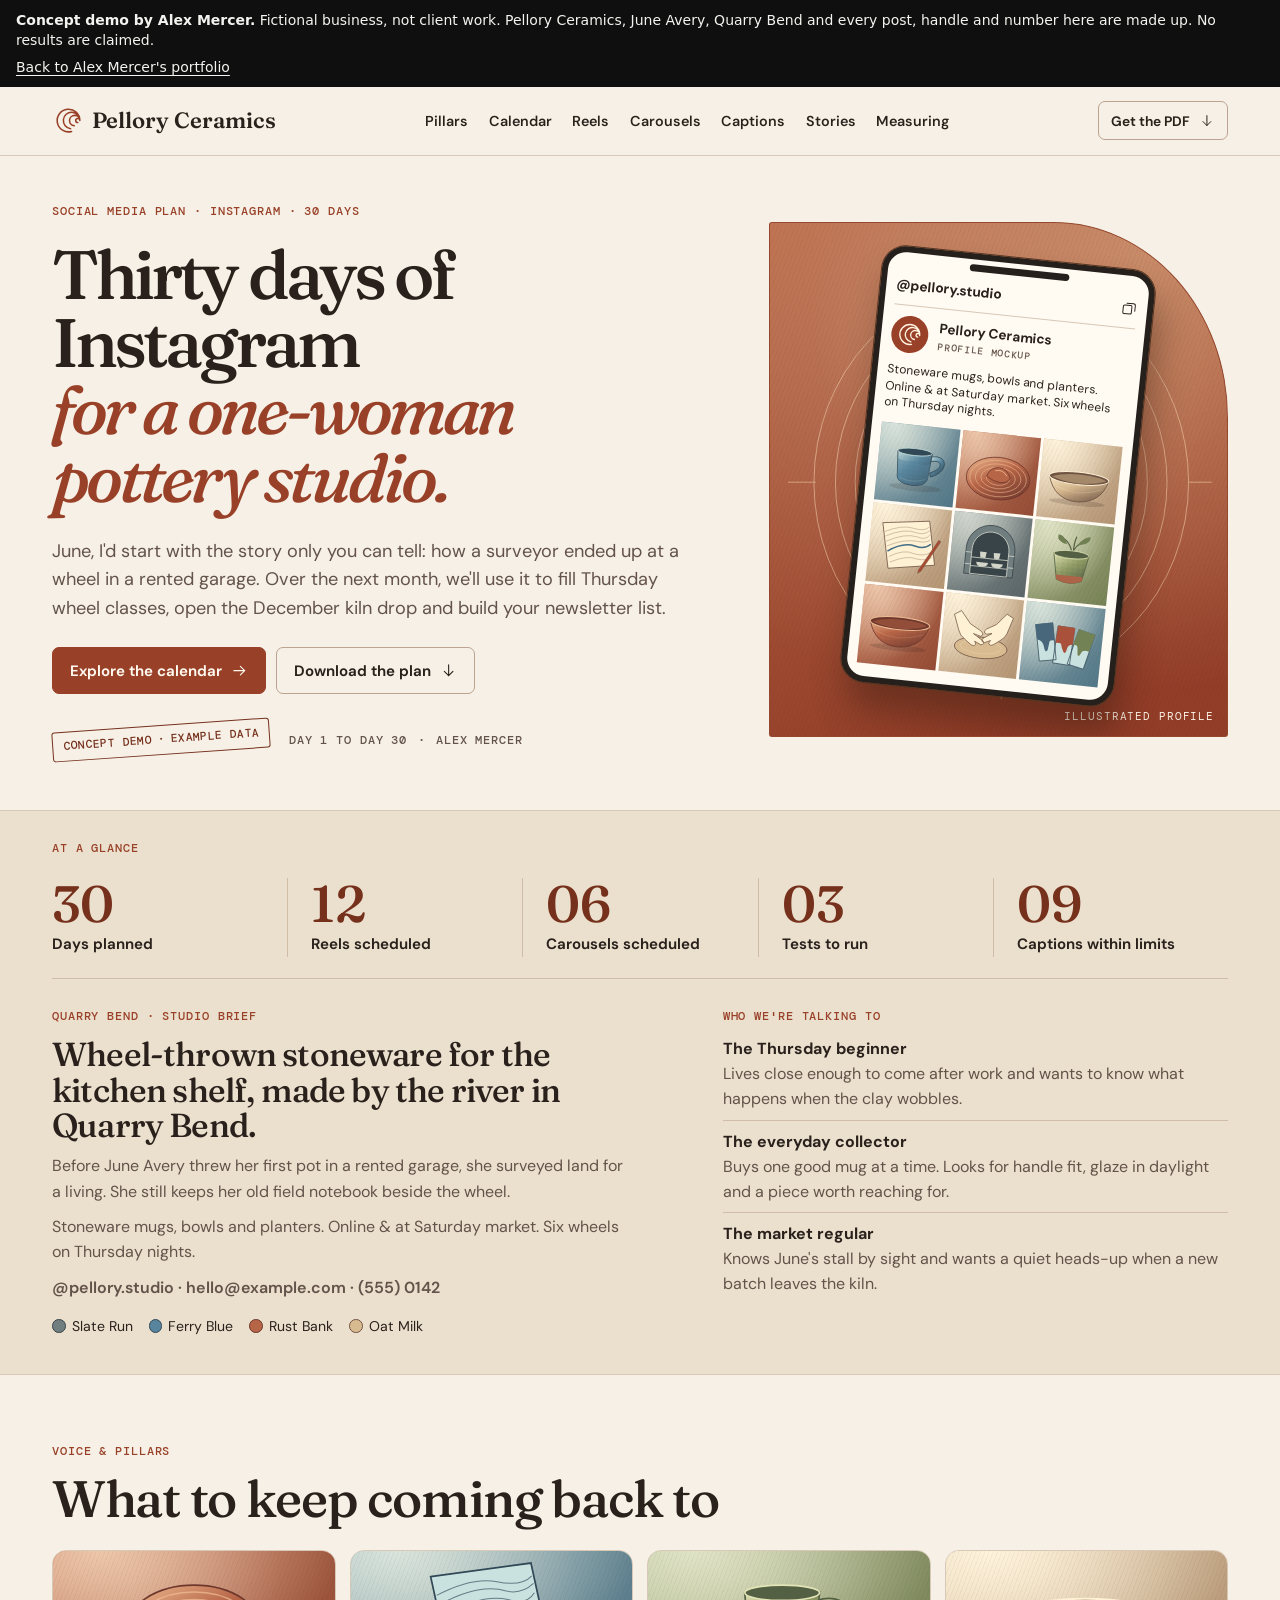
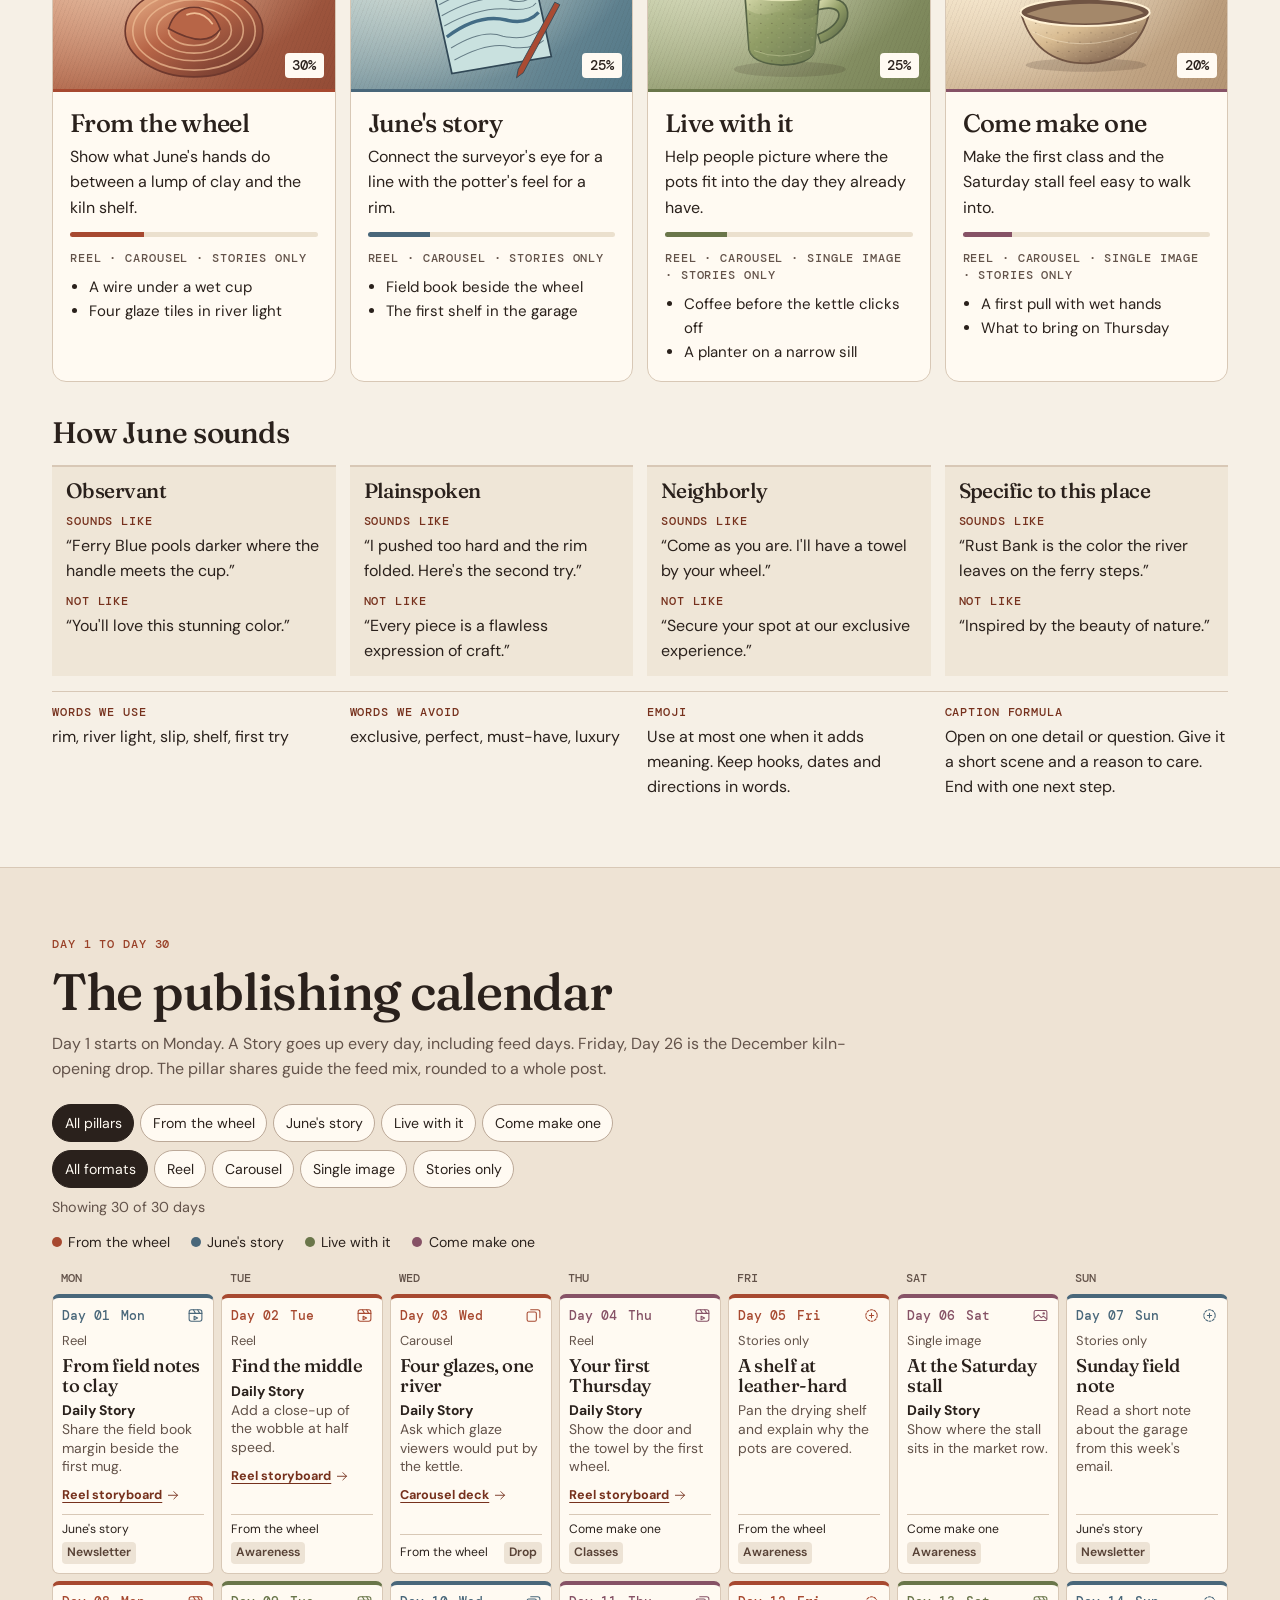
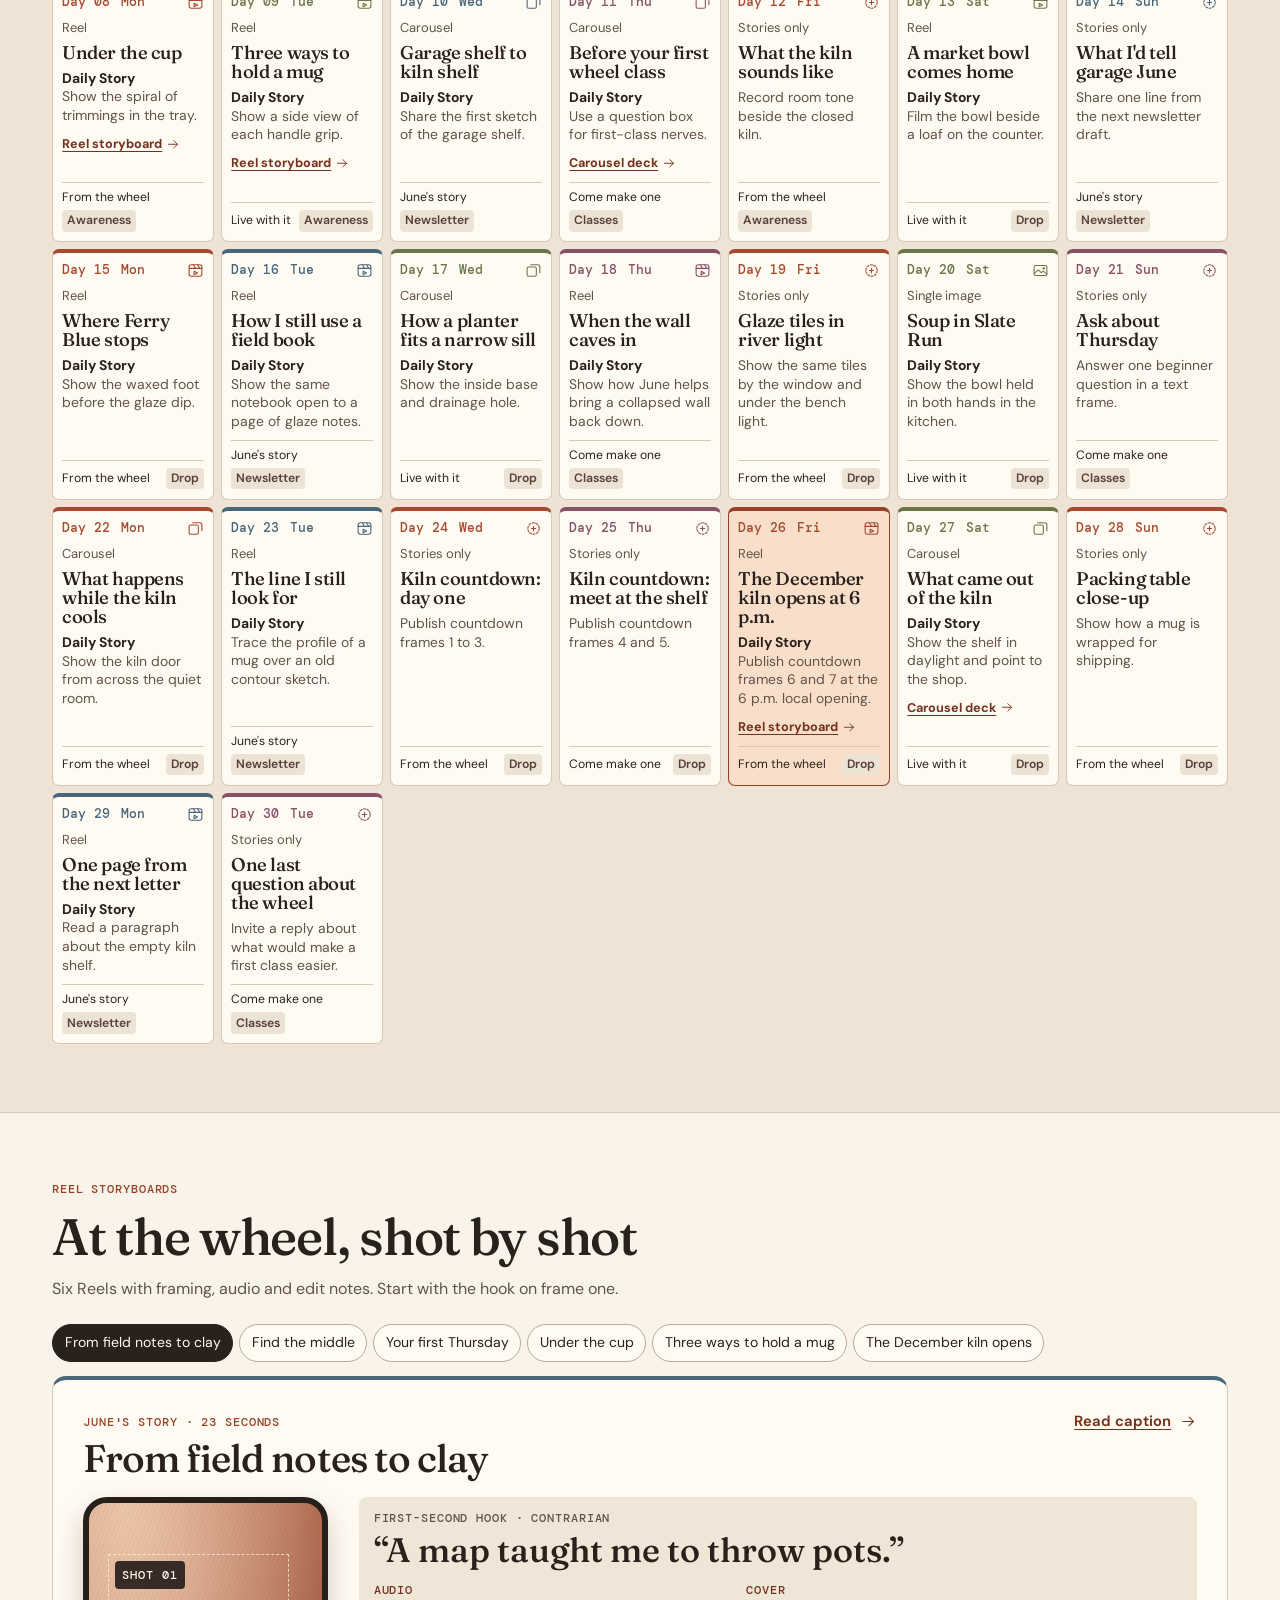
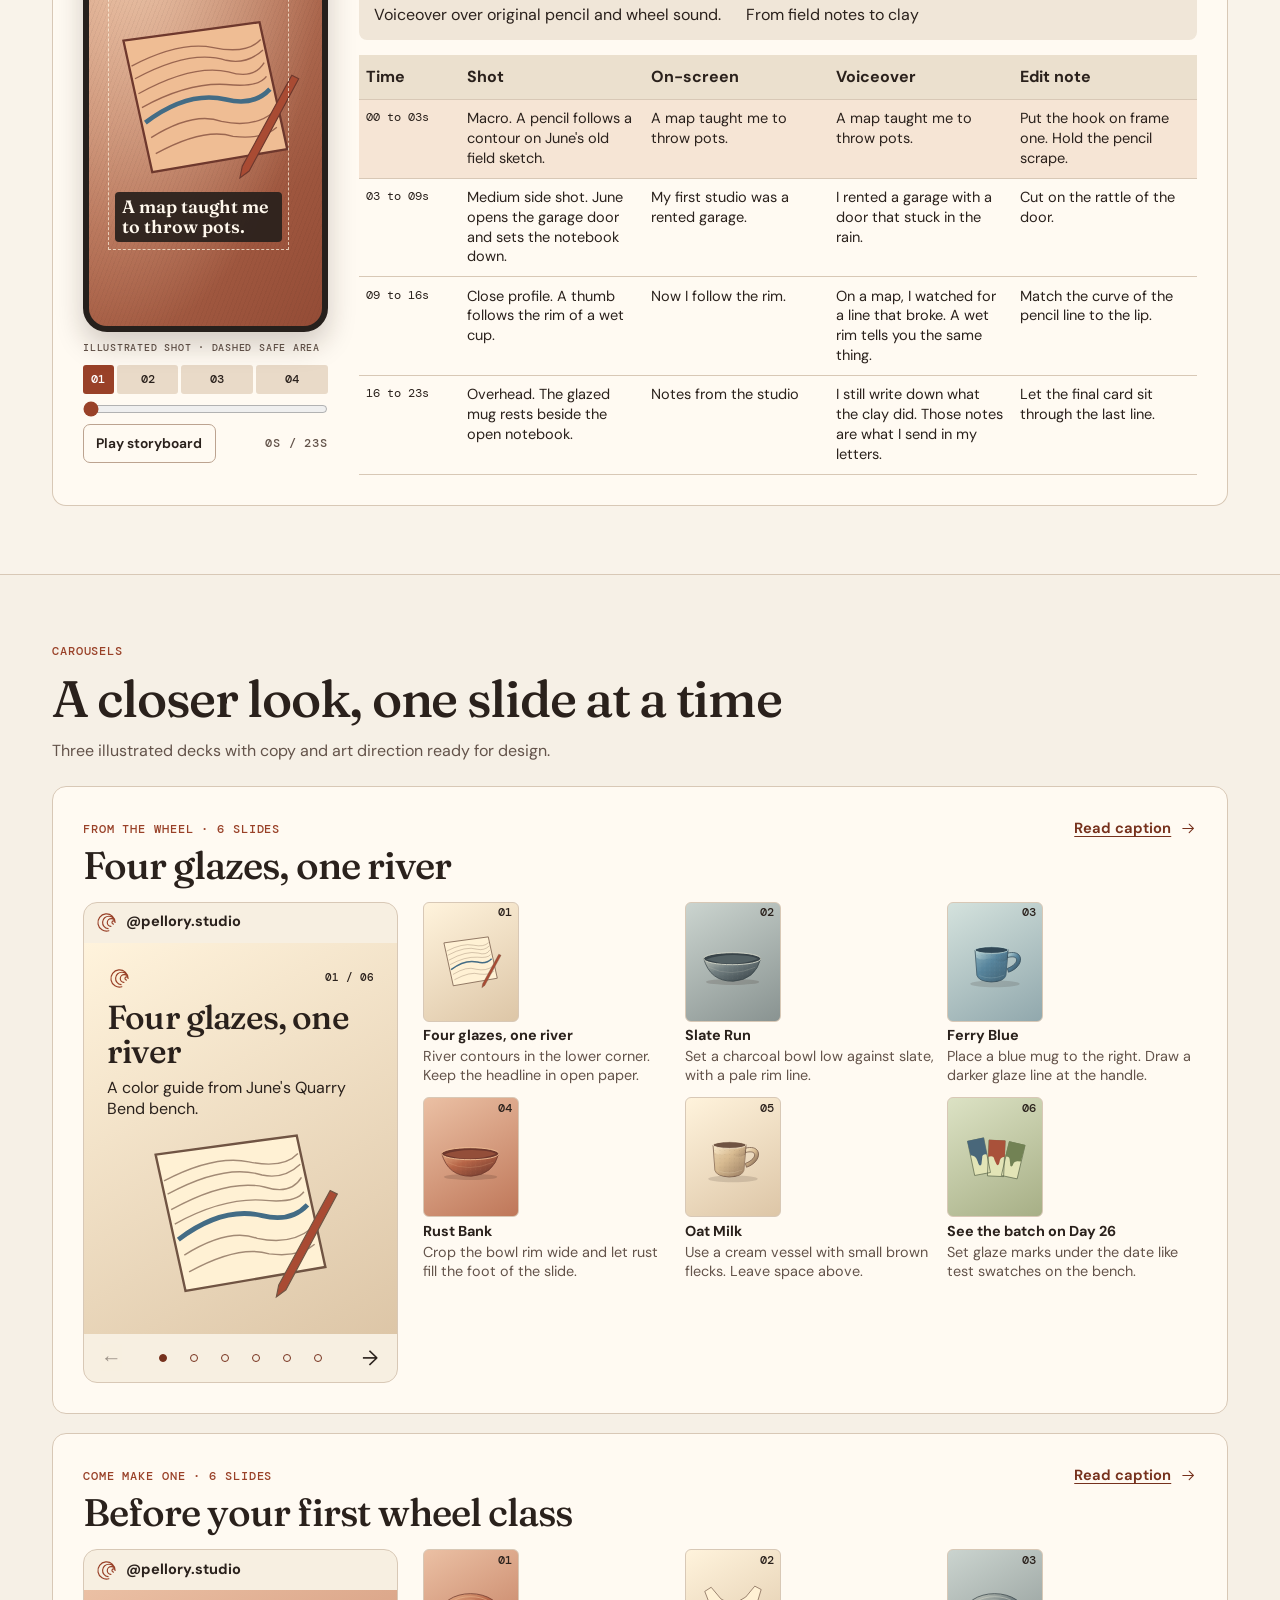
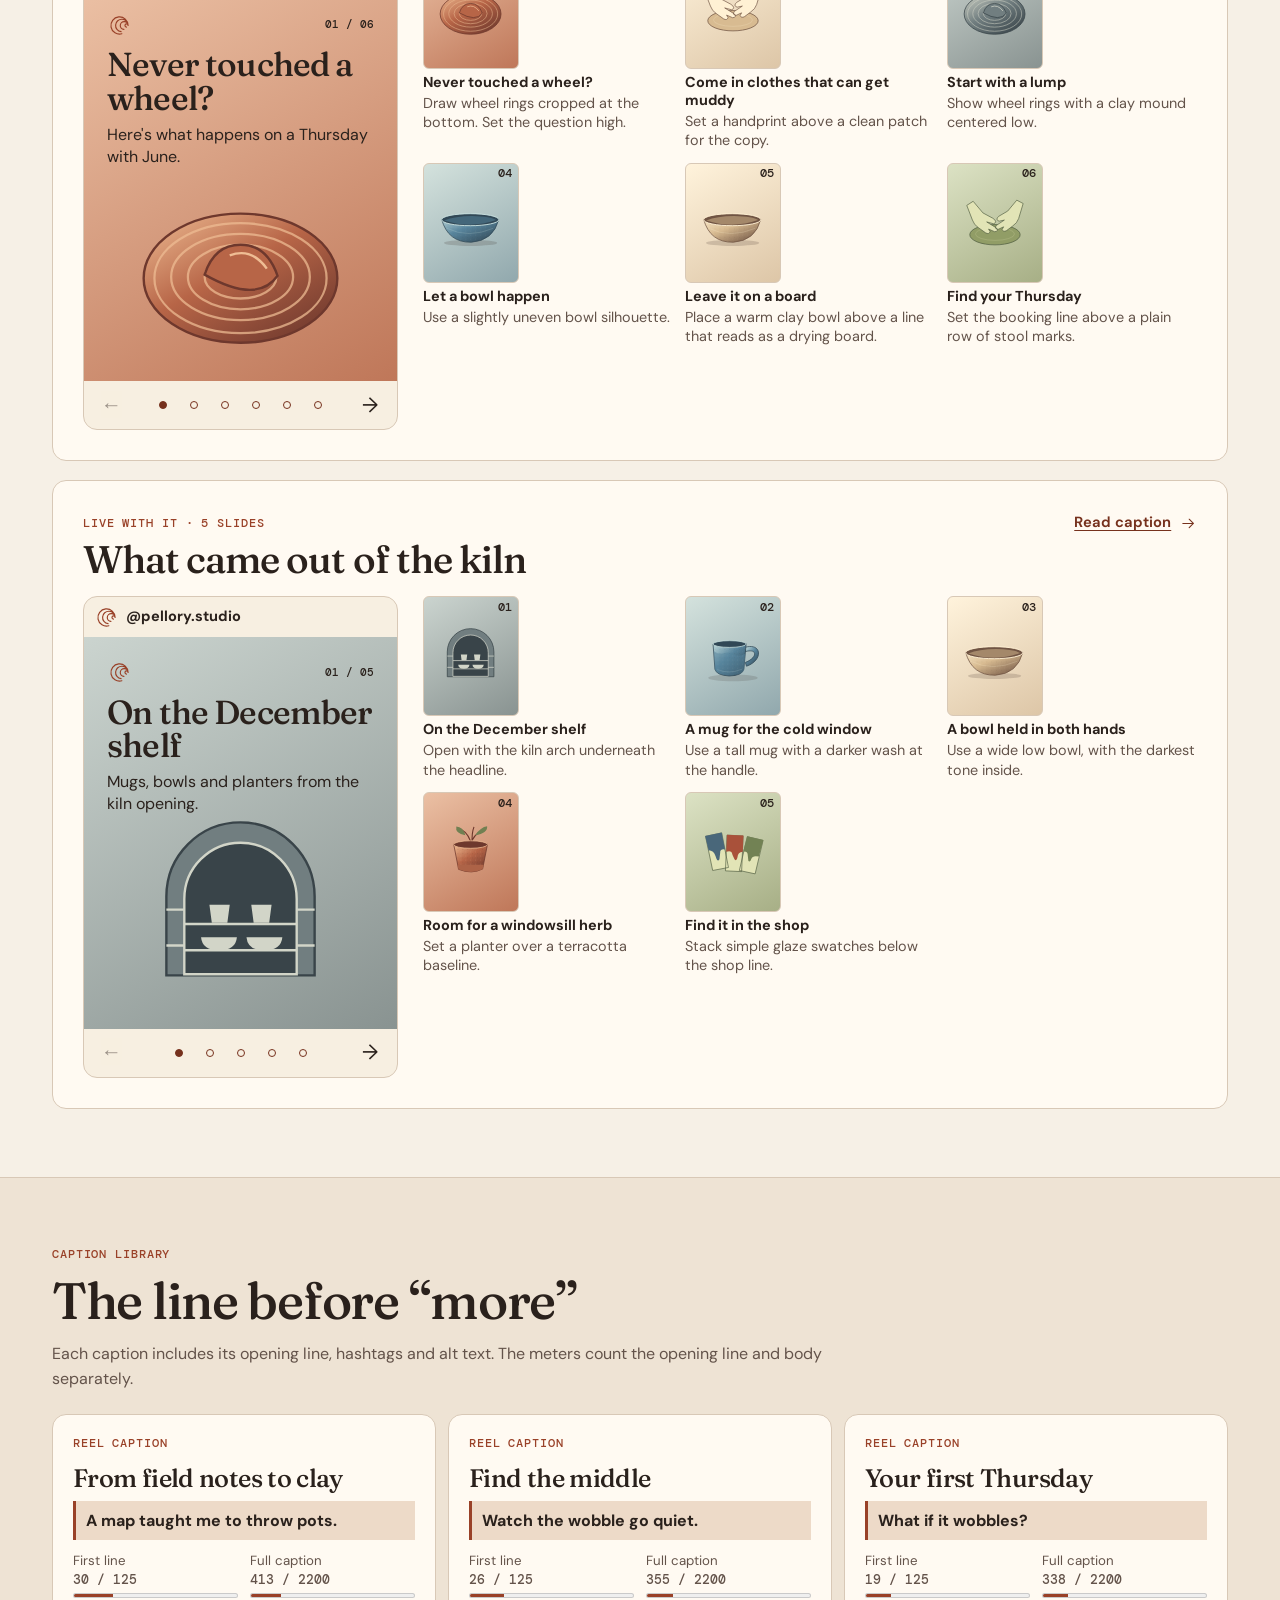
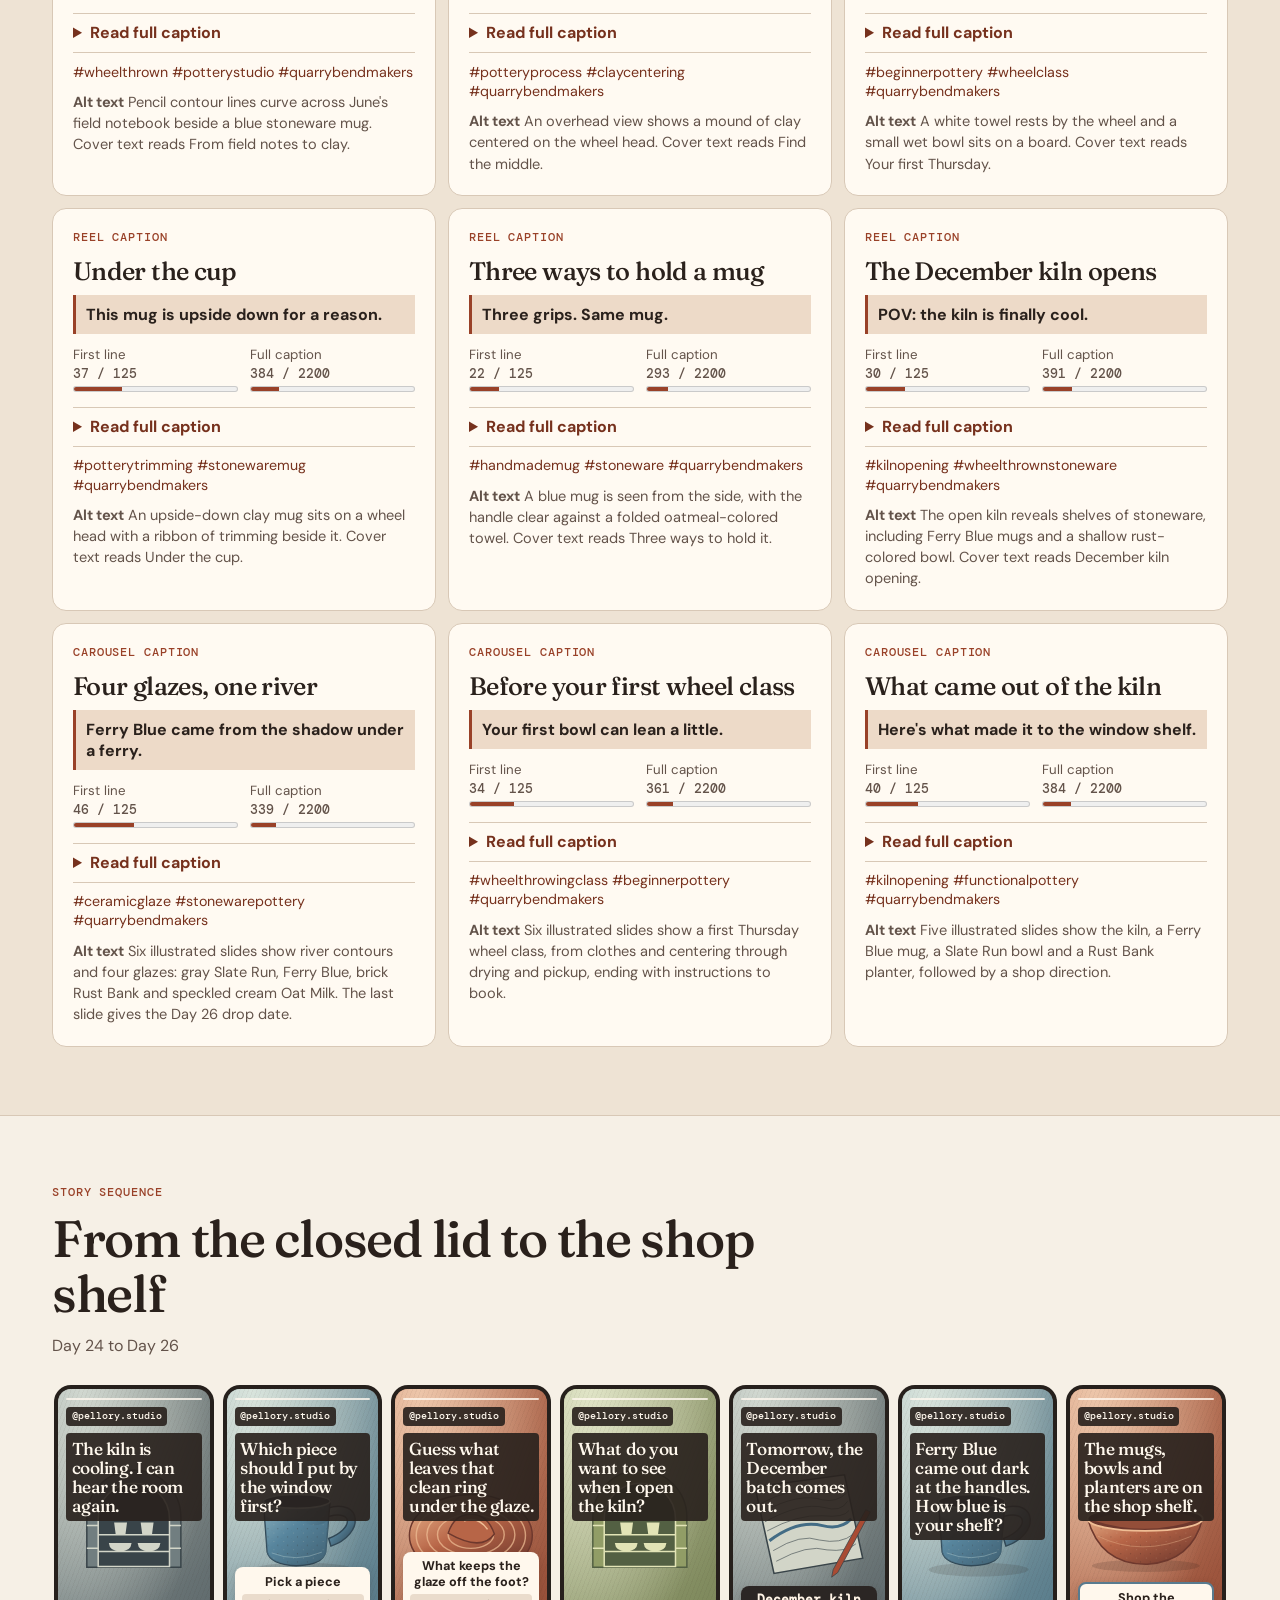
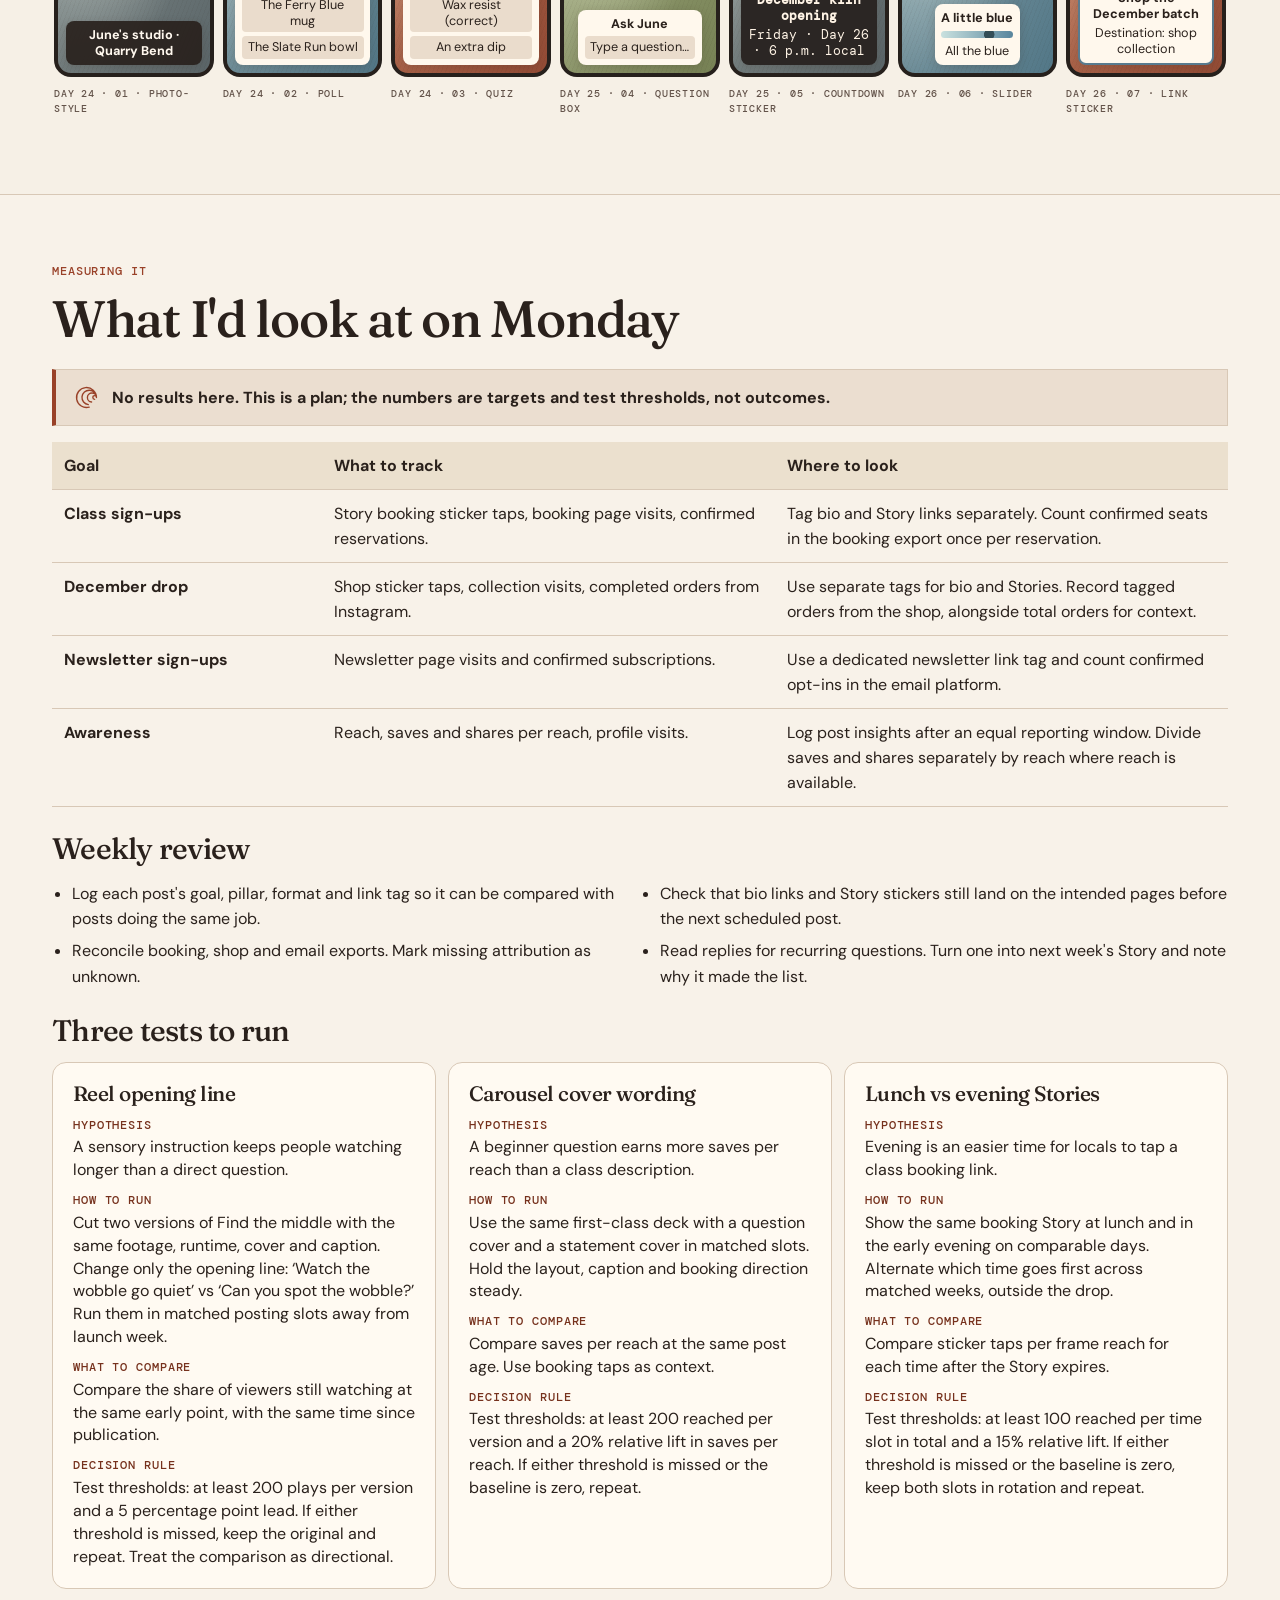
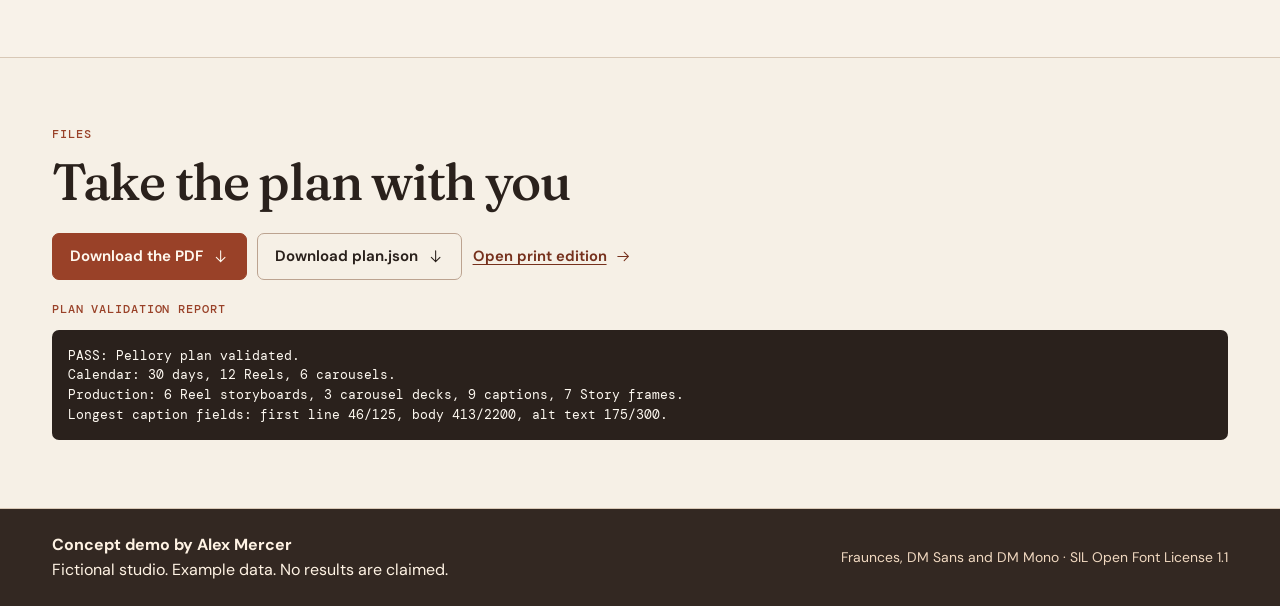
<file: index.html>
<!doctype html>
<html lang="en">
<head>
  <meta charset="utf-8">
  <meta name="viewport" content="width=device-width, initial-scale=1">
  <meta name="robots" content="noindex">
  <meta name="description" content="Wheel-thrown stoneware for the kitchen shelf, made by the river in Quarry Bend.">
  <title>Pellory Ceramics · 30-day Instagram plan</title>
  <link rel="stylesheet" href="styles.css">
  <link rel="icon" href="data:image/svg+xml,%3Csvg xmlns=%27http://www.w3.org/2000/svg%27 viewBox=%270 0 32 32%27%3E%3Crect width=%2732%27 height=%2732%27 rx=%277%27 fill=%27%23b4532a%27/%3E%3Ccircle cx=%2716%27 cy=%2716%27 r=%279%27 fill=%27none%27 stroke=%27%23f6f0e6%27 stroke-width=%272.4%27/%3E%3Ccircle cx=%2716%27 cy=%2716%27 r=%273.4%27 fill=%27%23f6f0e6%27/%3E%3C/svg%3E">
  <script src="app.js" defer></script>
</head>
<body>
<div class="am-demo-bar" role="note" style="font:14px/1.45 system-ui,-apple-system,'Segoe UI',sans-serif;background:#0f0f0f;color:#f3f3ef;padding:10px 16px;display:flex;flex-wrap:wrap;gap:6px 18px;justify-content:space-between;align-items:center;position:relative;z-index:50"><span><b>Concept demo by Alex Mercer.</b> Fictional business, not client work. Pellory Ceramics, June Avery, Quarry Bend and every post, handle and number here are made up. No results are claimed.</span><a href="../index.html" style="color:#f3f3ef;text-decoration:underline;text-underline-offset:3px">Back to Alex Mercer&#39;s portfolio</a></div>
<svg class="symbols" xmlns="http://www.w3.org/2000/svg" aria-hidden="true" width="0" height="0">
<defs>
  <linearGradient id="shade-rust" x2=".86" y2="1"><stop stop-color="#efbd94"/><stop offset=".48" stop-color="#b76547"/><stop offset="1" stop-color="#6e382d"/></linearGradient>
  <linearGradient id="shade-blue" x2=".86" y2="1"><stop stop-color="#c9e1df"/><stop offset=".48" stop-color="#58859d"/><stop offset="1" stop-color="#314856"/></linearGradient>
  <linearGradient id="shade-oat" x2=".86" y2="1"><stop stop-color="#fff1d4"/><stop offset=".48" stop-color="#d8bb91"/><stop offset="1" stop-color="#705443"/></linearGradient>
  <linearGradient id="shade-moss" x2=".86" y2="1"><stop stop-color="#e2e4b6"/><stop offset=".48" stop-color="#919d66"/><stop offset="1" stop-color="#536043"/></linearGradient>
  <linearGradient id="shade-slate" x2=".86" y2="1"><stop stop-color="#d2d5c8"/><stop offset=".48" stop-color="#717e80"/><stop offset="1" stop-color="#394449"/></linearGradient>
  <pattern id="speckles" width="13" height="11" patternUnits="userSpaceOnUse">
    <circle cx="2" cy="7" r=".65" fill="#372920"/><circle cx="10" cy="2" r=".5" fill="#f6dfc0"/>
    <circle cx="7" cy="9" r=".29" fill="#382218"/>
  </pattern>
  <symbol id="icon-wheel-mark" viewBox="0 0 32 32"><path d="M27 16a11 11 0 1 0-8 10.6m8-10.6a8 8 0 1 0-9 7.9m9-7.9a5 5 0 1 0-5.4 5m5.4-5a2 2 0 1 0-2 2" fill="none" stroke="currentColor" stroke-width="1.5" stroke-linecap="round"/></symbol>
  <symbol id="icon-film" viewBox="0 0 24 24"><rect x="3" y="4" width="18" height="16" rx="3"/><path d="M3 9h18M9 4l3 5m3-5 3 5m-8 4 5 2.5-5 2.5z"/></symbol>
  <symbol id="icon-stack" viewBox="0 0 24 24"><rect x="3" y="7" width="13" height="13" rx="2"/><path d="M8 4h10a3 3 0 0 1 3 3v8"/></symbol>
  <symbol id="icon-image" viewBox="0 0 24 24"><rect x="3" y="5" width="18" height="14" rx="2"/><path d="m3 16 6-5 4 4 3-2 5 4"/><circle cx="16.5" cy="9" r="1"/></symbol>
  <symbol id="icon-story" viewBox="0 0 24 24"><circle cx="12" cy="12" r="8" stroke-dasharray="3 2"/><path d="M12 9v6m-3-3h6"/></symbol>
  <symbol id="icon-arrow" viewBox="0 0 24 24"><path d="M4 12h15m-6-6 6 6-6 6"/></symbol>
  <symbol id="icon-down" viewBox="0 0 24 24"><path d="M12 4v15m-6-6 6 6 6-6"/></symbol>
  <symbol id="art-cup" viewBox="0 0 200 160">
    <ellipse cx="101" cy="138" rx="66" ry="9" fill="#2f221b" opacity=".15"/>
    <path d="M132 57c47-14 50 35 5 50l-3-10c33-13 33-38 0-29Z" fill="var(--ceramic)" stroke="var(--shadow)" stroke-width="2"/>
    <path d="M48 48q47-14 88-1l-6 68q-4 17-39 18-34-2-38-18Z" fill="var(--ceramic)" stroke="var(--shadow)" stroke-width="2"/>
    <path d="M50 67q15 10 29 5t23 4q17 8 32-3l-3 41q-2 16-39 18-34-1-39-16Z" fill="var(--glaze)" opacity=".45"/>
    <path d="M49 52q43 9 86-2l-6 69q-10 13-40 13-30-3-34-15Z" fill="url(#speckles)" opacity=".52"/>
    <ellipse cx="92" cy="48" rx="44" ry="9" fill="var(--shadow)" stroke="var(--lit)" stroke-width="2"/>
    <path d="M59 116q32 13 66-1" fill="none" stroke="var(--lit)" stroke-opacity=".45"/>
  </symbol>
  <symbol id="art-bowl" viewBox="0 0 200 160">
    <ellipse cx="100" cy="133" rx="71" ry="8" fill="#2f221b" opacity=".17"/>
    <path d="M23 70q72-23 152 0-14 57-73 61Q40 132 23 70Z" fill="var(--ceramic)" stroke="var(--shadow)" stroke-width="2"/>
    <path d="M27 77q70 15 143 0-15 50-69 53Q45 129 27 77Z" fill="url(#speckles)" opacity=".52"/>
    <ellipse cx="99" cy="71" rx="76" ry="16" fill="var(--shadow)" stroke="var(--lit)" stroke-width="2.5"/>
    <path d="M30 73q70 23 138-1-13-10-64-11-46 0-74 12Z" fill="var(--glaze)" opacity=".5"/>
    <path d="M37 94q57 28 123 0" fill="none" stroke="var(--lit)" stroke-opacity=".5"/>
  </symbol>
  <symbol id="art-planter" viewBox="0 0 200 160">
    <path d="M103 64Q97 32 75 20m26 40q4-26 35-40m-32 36q-1-28 5-43" fill="none" stroke="var(--shadow)" stroke-width="3"/>
    <path d="M86 35Q58 31 62 12q18 1 24 23m26 0q15-22 32-24 2 19-32 24" fill="#718052"/>
    <path d="M55 59h90l-13 66q-29 15-64 1Z" fill="var(--ceramic)" stroke="var(--shadow)" stroke-width="2"/>
    <path d="m65 114 70 0-3 12q-31 14-64 0Z" fill="#ad6347"/>
    <ellipse cx="100" cy="60" rx="45" ry="10" fill="var(--shadow)" stroke="var(--lit)" stroke-width="2"/>
    <path d="M60 66q46 13 81 3l-8 45H66Z" fill="url(#speckles)"/>
  </symbol>
  <symbol id="art-wheel" viewBox="0 0 200 160">
    <ellipse cx="100" cy="93" rx="81" ry="54" fill="var(--ceramic)" stroke="var(--shadow)" stroke-width="2"/>
    <g fill="none" stroke="var(--lit)" stroke-width="1.9" opacity=".73">
      <ellipse cx="100" cy="93" rx="72" ry="46"/><ellipse cx="100" cy="92" rx="58" ry="36"/>
      <ellipse cx="100" cy="92" rx="44" ry="27"/><ellipse cx="100" cy="92" rx="30" ry="18"/>
    </g>
    <path d="M70 90q8-25 30-25t31 26q-17 24-61-1Z" fill="var(--glaze)" stroke="var(--shadow)" stroke-width="2"/>
    <path d="M122 85q-13-18-31-11" fill="none" stroke="var(--lit)" stroke-width="2"/>
  </symbol>
  <symbol id="art-map" viewBox="0 0 200 160">
    <path d="m29 29 118-16 24 110-117 20Z" fill="var(--lit)" stroke="var(--shadow)" stroke-width="2"/>
    <g fill="none" stroke="var(--shadow)" stroke-width="1.2" opacity=".65">
      <path d="M36 51q42-22 71-16t41-7M39 62q48-26 79-16 18 4 32-9M42 75q47-26 78-19 22 7 31-8M45 87q40-22 73-20 28 3 35-7M53 113q37-23 61-14 28 6 45-8M57 127q42-23 67-15 26 3 38-8"/>
    </g>
    <path d="M48 100q37-28 70-20 24 6 38-9" fill="none" stroke="#436c85" stroke-width="4"/>
    <path d="m132 138 43-79 6 3-43 80-8 6Z" fill="#a94b33" stroke="var(--shadow)"/>
  </symbol>
  <symbol id="art-kiln" viewBox="0 0 200 160">
    <path d="M38 135V69a62 62 0 0 1 124 0v66Z" fill="var(--glaze)" stroke="var(--shadow)" stroke-width="2"/>
    <path d="M53 134V71a47 47 0 0 1 94 0v63Z" fill="var(--shadow)" stroke="var(--lit)" stroke-width="2"/>
    <path d="M53 92h94m-94 22h94M38 80h15m94 0h15M38 110h15m94 0h15" fill="none" stroke="var(--lit)" stroke-width="2"/>
    <path d="M74 76h17l-2 15H76Zm35 0h17l-2 15h-13ZM67 103h30q-1 11-15 11t-15-11Zm38 0h30q-1 11-15 11t-15-11Z" fill="var(--lit)"/>
  </symbol>
  <symbol id="art-glaze" viewBox="0 0 200 160">
    <path d="m28 38 43-9 18 92-42 8Zm57-3 43 2-4 95-43-2Zm54 4 42 10-21 89-42-9Z" fill="var(--lit)" stroke="var(--shadow)" stroke-width="1.8"/>
    <path d="m27 37 44-9 9 45q-14-2-13 9l-2 17q-5 10-10-7t-19-17Z" fill="#49677a"/>
    <path d="m85 34 44 2-2 43q-13 1-14 15-2 12-8 5-6-11-7-17t-15-3Z" fill="#a9513a"/>
    <path d="m139 38 43 10-12 44q-17-4-20 6t-8 6l-2-18q-1-9-12-7Z" fill="#728254"/>
  </symbol>
  <symbol id="art-hands" viewBox="0 0 200 160">
    <ellipse cx="101" cy="111" rx="67" ry="27" fill="var(--glaze)" stroke="var(--shadow)" stroke-width="2"/>
    <ellipse cx="101" cy="109" rx="52" ry="17" fill="none" stroke="var(--lit)" opacity=".5"/>
    <path d="m26 33 17-11 26 31 26 14q14 9 3 15l-19-5 26 16q7 9-5 10l-16-7 4 7q-3 8-12 3L58 93q-13-8-17-21ZM176 28l-17-9-24 29-24 14q-10 9 1 13l14-3-21 14q-7 9 4 11l15-7-4 7q3 8 12 3l16-12q12-8 16-20Z" fill="var(--lit)" stroke="var(--shadow)" stroke-width="1.8"/>
  </symbol>
</defs></svg>
<header class="site-header"><div class="wrap header-inner">
    <a class="wordmark" href="#main"><svg class="icon" aria-hidden="true"><use href="#icon-wheel-mark"/></svg> Pellory Ceramics</a>
    <nav aria-label="Plan sections"><a href="#pillars">Pillars</a><a href="#calendar">Calendar</a><a href="#reels">Reels</a><a href="#carousels">Carousels</a><a href="#captions">Captions</a><a href="#stories">Stories</a><a href="#measuring">Measuring</a></nav>
    <a class="button small outline header-pdf" href="Pellory-Instagram-plan-DEMO.pdf" download>Get the PDF <svg class="icon" aria-hidden="true"><use href="#icon-down"/></svg></a>
    </div></header>
<main id="main">
<section class="hero wrap" aria-labelledby="hero-title"><div class="hero-copy">
      <p class="eyebrow">Social media plan · Instagram · 30 days</p>
      <h1 id="hero-title">Thirty days of Instagram<br><em>for a one-woman pottery studio.</em></h1>
      <p class="deck">June, I&#x27;d start with the story only you can tell: how a surveyor ended up at a wheel in a rented garage. Over the next month, we&#x27;ll use it to fill Thursday wheel classes, open the December kiln drop and build your newsletter list.</p>
      <div class="hero-actions">
        <a class="button primary" href="#calendar">Explore the calendar <svg class="icon" aria-hidden="true"><use href="#icon-arrow"/></svg></a>
        <a class="button outline" href="Pellory-Instagram-plan-DEMO.pdf" download>Download the plan <svg class="icon" aria-hidden="true"><use href="#icon-down"/></svg></a>
      </div>
      <div class="hero-meta"><span class="stamp">Concept demo <span>·</span> example data</span>
      <span class="micro">Day 1 to Day 30 <span>·</span> Alex Mercer</span></div>
    </div><div class="hero-visual">
      <svg class="orbit" viewBox="0 0 510 530" aria-hidden="true"><g fill="none" stroke="currentColor">
        <ellipse cx="258" cy="268" rx="209" ry="223"/><ellipse cx="258" cy="268" rx="185" ry="197"/>
        <ellipse cx="258" cy="268" rx="163" ry="174"/><ellipse cx="258" cy="268" rx="143" ry="152"/>
        <path d="M258 21v33m0 428v28M20 268h31m416 0h26"/>
      </g></svg>
      <div class="phone profile">
        <div class="speaker"></div><div class="profile-inner">
          <div class="profile-top"><span>@pellory.studio</span><svg class="icon" aria-hidden="true"><use href="#icon-stack"/></svg></div>
          <div class="profile-about">
            <div class="avatar"><svg class="icon" aria-hidden="true"><use href="#icon-wheel-mark"/></svg></div>
            <div><strong>Pellory Ceramics</strong><span class="micro">Profile mockup</span></div>
          </div>
          <p>Stoneware mugs, bowls and planters. Online &amp; at Saturday market. Six wheels on Thursday nights.</p>
          <div class="profile-grid" aria-hidden="true"><div class="art tone-blue"><svg class="artwork" aria-hidden="true"><use href="#art-cup"/></svg></div><div class="art tone-rust"><svg class="artwork" aria-hidden="true"><use href="#art-wheel"/></svg></div><div class="art tone-oat"><svg class="artwork" aria-hidden="true"><use href="#art-bowl"/></svg></div><div class="art tone-oat"><svg class="artwork" aria-hidden="true"><use href="#art-map"/></svg></div><div class="art tone-slate"><svg class="artwork" aria-hidden="true"><use href="#art-kiln"/></svg></div><div class="art tone-moss"><svg class="artwork" aria-hidden="true"><use href="#art-planter"/></svg></div><div class="art tone-rust"><svg class="artwork" aria-hidden="true"><use href="#art-bowl"/></svg></div><div class="art tone-oat"><svg class="artwork" aria-hidden="true"><use href="#art-hands"/></svg></div><div class="art tone-blue"><svg class="artwork" aria-hidden="true"><use href="#art-glaze"/></svg></div></div>
        </div>
      </div>
      <span class="illustration-label">Illustrated profile</span>
    </div></section>
<section class="overview"><div class="wrap">
      <h2 class="eyebrow">At a glance</h2><ul class="stat-list"><li><strong>30</strong><span>Days planned</span></li><li><strong>12</strong><span>Reels scheduled</span></li><li><strong>06</strong><span>Carousels scheduled</span></li><li><strong>03</strong><span>Tests to run</span></li><li><strong>09</strong><span>Captions within limits</span></li></ul>
      <div class="brand-note"><div><p class="eyebrow">Quarry Bend · Studio brief</p>
      <h3>Wheel-thrown stoneware for the kitchen shelf, made by the river in Quarry Bend.</h3><p>Before June Avery threw her first pot in a rented garage, she surveyed land for a living. She still keeps her old field notebook beside the wheel.</p>
      <p>Stoneware mugs, bowls and planters. Online &amp; at Saturday market. Six wheels on Thursday nights.</p>
      <p class="contact">@pellory.studio · hello@example.com · (555) 0142</p>
      <ul class="swatches" aria-label="Studio glaze names"><li class="tone-slate">Slate Run</li><li class="tone-blue">Ferry Blue</li><li class="tone-rust">Rust Bank</li><li class="tone-oat">Oat Milk</li></ul></div>
      <div><h3 class="eyebrow">Who we're talking to</h3><ul class="audience-list"><li><strong>The Thursday beginner</strong><p>Lives close enough to come after work and wants to know what happens when the clay wobbles.</p></li><li><strong>The everyday collector</strong><p>Buys one good mug at a time. Looks for handle fit, glaze in daylight and a piece worth reaching for.</p></li><li><strong>The market regular</strong><p>Knows June&#x27;s stall by sight and wants a quiet heads-up when a new batch leaves the kiln.</p></li></ul></div></div>
    </div></section>
<section class="section " id="pillars"><div class="wrap"><div class="section-head"><p class="eyebrow">Voice &amp; pillars</p><h2>What to keep coming back to</h2></div><div class="pillar-grid"><article class="pillar-card" style="--accent:#a74930">
          <div class="pillar-art"><div class="art tone-rust"><svg class="artwork" aria-hidden="true"><use href="#art-wheel"/></svg></div><span class="pillar-share">30%</span></div>
          <div class="pillar-copy"><h3>From the wheel</h3><p>Show what June&#x27;s hands do between a lump of clay and the kiln shelf.</p>
          <div class="share-bar" style="--share:30%" aria-hidden="true"></div>
          <p class="micro">Reel · Carousel · Stories only</p>
          <ul><li>A wire under a wet cup</li><li>Four glaze tiles in river light</li></ul></div>
        </article><article class="pillar-card" style="--accent:#49677a">
          <div class="pillar-art"><div class="art tone-blue"><svg class="artwork" aria-hidden="true"><use href="#art-map"/></svg></div><span class="pillar-share">25%</span></div>
          <div class="pillar-copy"><h3>June&#x27;s story</h3><p>Connect the surveyor&#x27;s eye for a line with the potter&#x27;s feel for a rim.</p>
          <div class="share-bar" style="--share:25%" aria-hidden="true"></div>
          <p class="micro">Reel · Carousel · Stories only</p>
          <ul><li>Field book beside the wheel</li><li>The first shelf in the garage</li></ul></div>
        </article><article class="pillar-card" style="--accent:#6a764a">
          <div class="pillar-art"><div class="art tone-moss"><svg class="artwork" aria-hidden="true"><use href="#art-cup"/></svg></div><span class="pillar-share">25%</span></div>
          <div class="pillar-copy"><h3>Live with it</h3><p>Help people picture where the pots fit into the day they already have.</p>
          <div class="share-bar" style="--share:25%" aria-hidden="true"></div>
          <p class="micro">Reel · Carousel · Single image · Stories only</p>
          <ul><li>Coffee before the kettle clicks off</li><li>A planter on a narrow sill</li></ul></div>
        </article><article class="pillar-card" style="--accent:#865266">
          <div class="pillar-art"><div class="art tone-oat"><svg class="artwork" aria-hidden="true"><use href="#art-bowl"/></svg></div><span class="pillar-share">20%</span></div>
          <div class="pillar-copy"><h3>Come make one</h3><p>Make the first class and the Saturday stall feel easy to walk into.</p>
          <div class="share-bar" style="--share:20%" aria-hidden="true"></div>
          <p class="micro">Reel · Carousel · Single image · Stories only</p>
          <ul><li>A first pull with wet hands</li><li>What to bring on Thursday</li></ul></div>
        </article></div><div class="voice"><h3>How June sounds</h3><div class="voice-grid"><article class="voice-trait"><h4>Observant</h4>
       <dl><div><dt>Sounds like</dt><dd>“Ferry Blue pools darker where the handle meets the cup.”</dd></div>
       <div><dt>Not like</dt><dd>“You&#x27;ll love this stunning color.”</dd></div></dl></article><article class="voice-trait"><h4>Plainspoken</h4>
       <dl><div><dt>Sounds like</dt><dd>“I pushed too hard and the rim folded. Here&#x27;s the second try.”</dd></div>
       <div><dt>Not like</dt><dd>“Every piece is a flawless expression of craft.”</dd></div></dl></article><article class="voice-trait"><h4>Neighborly</h4>
       <dl><div><dt>Sounds like</dt><dd>“Come as you are. I&#x27;ll have a towel by your wheel.”</dd></div>
       <div><dt>Not like</dt><dd>“Secure your spot at our exclusive experience.”</dd></div></dl></article><article class="voice-trait"><h4>Specific to this place</h4>
       <dl><div><dt>Sounds like</dt><dd>“Rust Bank is the color the river leaves on the ferry steps.”</dd></div>
       <div><dt>Not like</dt><dd>“Inspired by the beauty of nature.”</dd></div></dl></article></div><dl class="voice-rules"><div><dt>Words we use</dt><dd>rim, river light, slip, shelf, first try</dd></div><div><dt>Words we avoid</dt><dd>exclusive, perfect, must-have, luxury</dd></div><div><dt>Emoji</dt><dd>Use at most one when it adds meaning. Keep hooks, dates and directions in words.</dd></div><div><dt>Caption formula</dt><dd>Open on one detail or question. Give it a short scene and a reason to care. End with one next step.</dd></div></dl></div></div></section>
<section class="section " id="calendar"><div class="wrap"><div class="section-head"><p class="eyebrow">Day 1 to Day 30</p><h2>The publishing calendar</h2><p class="section-note">Day 1 starts on Monday. A Story goes up every day, including feed days. Friday, Day 26 is the December kiln-opening drop. The pillar shares guide the feed mix, rounded to a whole post.</p></div><div class="calendar-filters" hidden><div class="filter-group" role="group" aria-label="Pillar filter" data-filter="pillar"><button type="button" data-value="all" aria-pressed="true">All pillars</button><button type="button" data-value="wheel" aria-pressed="false">From the wheel</button><button type="button" data-value="june" aria-pressed="false">June&#x27;s story</button><button type="button" data-value="daily" aria-pressed="false">Live with it</button><button type="button" data-value="class" aria-pressed="false">Come make one</button></div><div class="filter-group" role="group" aria-label="Format filter" data-filter="format"><button type="button" data-value="all" aria-pressed="true">All formats</button><button type="button" data-value="Reel" aria-pressed="false">Reel</button><button type="button" data-value="Carousel" aria-pressed="false">Carousel</button><button type="button" data-value="Single image" aria-pressed="false">Single image</button><button type="button" data-value="Stories only" aria-pressed="false">Stories only</button></div><p class="filter-count" role="status"></p></div><ul class="calendar-legend" aria-label="Pillar colors"><li style="--accent:#a74930"><span></span>From the wheel</li><li style="--accent:#49677a"><span></span>June&#x27;s story</li><li style="--accent:#6a764a"><span></span>Live with it</li><li style="--accent:#865266"><span></span>Come make one</li></ul>
       <div class="weekdays" aria-hidden="true"><span>Mon</span><span>Tue</span><span>Wed</span><span>Thu</span><span>Fri</span><span>Sat</span><span>Sun</span></div><ol class="calendar-grid"><li class="day" style="--accent:#49677a" data-pillar="june"
          data-format="Reel"><div class="day-top"><span>Day 01 <small>Mon</small></span>
          <svg class="icon" aria-hidden="true"><use href="#icon-film"/></svg></div>
          <p class="day-format">Reel</p><h3>From field notes to clay</h3>
          <p class="day-story"><strong>Daily Story</strong> Share the field book margin beside the first mug.</p><a class="calendar-link" href="#field">Reel storyboard <svg class="icon" aria-hidden="true"><use href="#icon-arrow"/></svg></a>
          <div class="day-bottom"><span>June&#x27;s story</span><span class="goal">Newsletter</span></div></li><li class="day" style="--accent:#a74930" data-pillar="wheel"
          data-format="Reel"><div class="day-top"><span>Day 02 <small>Tue</small></span>
          <svg class="icon" aria-hidden="true"><use href="#icon-film"/></svg></div>
          <p class="day-format">Reel</p><h3>Find the middle</h3>
          <p class="day-story"><strong>Daily Story</strong> Add a close-up of the wobble at half speed.</p><a class="calendar-link" href="#center">Reel storyboard <svg class="icon" aria-hidden="true"><use href="#icon-arrow"/></svg></a>
          <div class="day-bottom"><span>From the wheel</span><span class="goal">Awareness</span></div></li><li class="day" style="--accent:#a74930" data-pillar="wheel"
          data-format="Carousel"><div class="day-top"><span>Day 03 <small>Wed</small></span>
          <svg class="icon" aria-hidden="true"><use href="#icon-stack"/></svg></div>
          <p class="day-format">Carousel</p><h3>Four glazes, one river</h3>
          <p class="day-story"><strong>Daily Story</strong> Ask which glaze viewers would put by the kettle.</p><a class="calendar-link" href="#glazes">Carousel deck <svg class="icon" aria-hidden="true"><use href="#icon-arrow"/></svg></a>
          <div class="day-bottom"><span>From the wheel</span><span class="goal">Drop</span></div></li><li class="day" style="--accent:#865266" data-pillar="class"
          data-format="Reel"><div class="day-top"><span>Day 04 <small>Thu</small></span>
          <svg class="icon" aria-hidden="true"><use href="#icon-film"/></svg></div>
          <p class="day-format">Reel</p><h3>Your first Thursday</h3>
          <p class="day-story"><strong>Daily Story</strong> Show the door and the towel by the first wheel.</p><a class="calendar-link" href="#class">Reel storyboard <svg class="icon" aria-hidden="true"><use href="#icon-arrow"/></svg></a>
          <div class="day-bottom"><span>Come make one</span><span class="goal">Classes</span></div></li><li class="day" style="--accent:#a74930" data-pillar="wheel"
          data-format="Stories only"><div class="day-top"><span>Day 05 <small>Fri</small></span>
          <svg class="icon" aria-hidden="true"><use href="#icon-story"/></svg></div>
          <p class="day-format">Stories only</p><h3>A shelf at leather-hard</h3>
          <p class="day-story">Pan the drying shelf and explain why the pots are covered.</p>
          <div class="day-bottom"><span>From the wheel</span><span class="goal">Awareness</span></div></li><li class="day" style="--accent:#865266" data-pillar="class"
          data-format="Single image"><div class="day-top"><span>Day 06 <small>Sat</small></span>
          <svg class="icon" aria-hidden="true"><use href="#icon-image"/></svg></div>
          <p class="day-format">Single image</p><h3>At the Saturday stall</h3>
          <p class="day-story"><strong>Daily Story</strong> Show where the stall sits in the market row.</p>
          <div class="day-bottom"><span>Come make one</span><span class="goal">Awareness</span></div></li><li class="day" style="--accent:#49677a" data-pillar="june"
          data-format="Stories only"><div class="day-top"><span>Day 07 <small>Sun</small></span>
          <svg class="icon" aria-hidden="true"><use href="#icon-story"/></svg></div>
          <p class="day-format">Stories only</p><h3>Sunday field note</h3>
          <p class="day-story">Read a short note about the garage from this week&#x27;s email.</p>
          <div class="day-bottom"><span>June&#x27;s story</span><span class="goal">Newsletter</span></div></li><li class="day" style="--accent:#a74930" data-pillar="wheel"
          data-format="Reel"><div class="day-top"><span>Day 08 <small>Mon</small></span>
          <svg class="icon" aria-hidden="true"><use href="#icon-film"/></svg></div>
          <p class="day-format">Reel</p><h3>Under the cup</h3>
          <p class="day-story"><strong>Daily Story</strong> Show the spiral of trimmings in the tray.</p><a class="calendar-link" href="#trim">Reel storyboard <svg class="icon" aria-hidden="true"><use href="#icon-arrow"/></svg></a>
          <div class="day-bottom"><span>From the wheel</span><span class="goal">Awareness</span></div></li><li class="day" style="--accent:#6a764a" data-pillar="daily"
          data-format="Reel"><div class="day-top"><span>Day 09 <small>Tue</small></span>
          <svg class="icon" aria-hidden="true"><use href="#icon-film"/></svg></div>
          <p class="day-format">Reel</p><h3>Three ways to hold a mug</h3>
          <p class="day-story"><strong>Daily Story</strong> Show a side view of each handle grip.</p><a class="calendar-link" href="#handles">Reel storyboard <svg class="icon" aria-hidden="true"><use href="#icon-arrow"/></svg></a>
          <div class="day-bottom"><span>Live with it</span><span class="goal">Awareness</span></div></li><li class="day" style="--accent:#49677a" data-pillar="june"
          data-format="Carousel"><div class="day-top"><span>Day 10 <small>Wed</small></span>
          <svg class="icon" aria-hidden="true"><use href="#icon-stack"/></svg></div>
          <p class="day-format">Carousel</p><h3>Garage shelf to kiln shelf</h3>
          <p class="day-story"><strong>Daily Story</strong> Share the first sketch of the garage shelf.</p>
          <div class="day-bottom"><span>June&#x27;s story</span><span class="goal">Newsletter</span></div></li><li class="day" style="--accent:#865266" data-pillar="class"
          data-format="Carousel"><div class="day-top"><span>Day 11 <small>Thu</small></span>
          <svg class="icon" aria-hidden="true"><use href="#icon-stack"/></svg></div>
          <p class="day-format">Carousel</p><h3>Before your first wheel class</h3>
          <p class="day-story"><strong>Daily Story</strong> Use a question box for first-class nerves.</p><a class="calendar-link" href="#first-class">Carousel deck <svg class="icon" aria-hidden="true"><use href="#icon-arrow"/></svg></a>
          <div class="day-bottom"><span>Come make one</span><span class="goal">Classes</span></div></li><li class="day" style="--accent:#a74930" data-pillar="wheel"
          data-format="Stories only"><div class="day-top"><span>Day 12 <small>Fri</small></span>
          <svg class="icon" aria-hidden="true"><use href="#icon-story"/></svg></div>
          <p class="day-format">Stories only</p><h3>What the kiln sounds like</h3>
          <p class="day-story">Record room tone beside the closed kiln.</p>
          <div class="day-bottom"><span>From the wheel</span><span class="goal">Awareness</span></div></li><li class="day" style="--accent:#6a764a" data-pillar="daily"
          data-format="Reel"><div class="day-top"><span>Day 13 <small>Sat</small></span>
          <svg class="icon" aria-hidden="true"><use href="#icon-film"/></svg></div>
          <p class="day-format">Reel</p><h3>A market bowl comes home</h3>
          <p class="day-story"><strong>Daily Story</strong> Film the bowl beside a loaf on the counter.</p>
          <div class="day-bottom"><span>Live with it</span><span class="goal">Drop</span></div></li><li class="day" style="--accent:#49677a" data-pillar="june"
          data-format="Stories only"><div class="day-top"><span>Day 14 <small>Sun</small></span>
          <svg class="icon" aria-hidden="true"><use href="#icon-story"/></svg></div>
          <p class="day-format">Stories only</p><h3>What I&#x27;d tell garage June</h3>
          <p class="day-story">Share one line from the next newsletter draft.</p>
          <div class="day-bottom"><span>June&#x27;s story</span><span class="goal">Newsletter</span></div></li><li class="day" style="--accent:#a74930" data-pillar="wheel"
          data-format="Reel"><div class="day-top"><span>Day 15 <small>Mon</small></span>
          <svg class="icon" aria-hidden="true"><use href="#icon-film"/></svg></div>
          <p class="day-format">Reel</p><h3>Where Ferry Blue stops</h3>
          <p class="day-story"><strong>Daily Story</strong> Show the waxed foot before the glaze dip.</p>
          <div class="day-bottom"><span>From the wheel</span><span class="goal">Drop</span></div></li><li class="day" style="--accent:#49677a" data-pillar="june"
          data-format="Reel"><div class="day-top"><span>Day 16 <small>Tue</small></span>
          <svg class="icon" aria-hidden="true"><use href="#icon-film"/></svg></div>
          <p class="day-format">Reel</p><h3>How I still use a field book</h3>
          <p class="day-story"><strong>Daily Story</strong> Show the same notebook open to a page of glaze notes.</p>
          <div class="day-bottom"><span>June&#x27;s story</span><span class="goal">Newsletter</span></div></li><li class="day" style="--accent:#6a764a" data-pillar="daily"
          data-format="Carousel"><div class="day-top"><span>Day 17 <small>Wed</small></span>
          <svg class="icon" aria-hidden="true"><use href="#icon-stack"/></svg></div>
          <p class="day-format">Carousel</p><h3>How a planter fits a narrow sill</h3>
          <p class="day-story"><strong>Daily Story</strong> Show the inside base and drainage hole.</p>
          <div class="day-bottom"><span>Live with it</span><span class="goal">Drop</span></div></li><li class="day" style="--accent:#865266" data-pillar="class"
          data-format="Reel"><div class="day-top"><span>Day 18 <small>Thu</small></span>
          <svg class="icon" aria-hidden="true"><use href="#icon-film"/></svg></div>
          <p class="day-format">Reel</p><h3>When the wall caves in</h3>
          <p class="day-story"><strong>Daily Story</strong> Show how June helps bring a collapsed wall back down.</p>
          <div class="day-bottom"><span>Come make one</span><span class="goal">Classes</span></div></li><li class="day" style="--accent:#a74930" data-pillar="wheel"
          data-format="Stories only"><div class="day-top"><span>Day 19 <small>Fri</small></span>
          <svg class="icon" aria-hidden="true"><use href="#icon-story"/></svg></div>
          <p class="day-format">Stories only</p><h3>Glaze tiles in river light</h3>
          <p class="day-story">Show the same tiles by the window and under the bench light.</p>
          <div class="day-bottom"><span>From the wheel</span><span class="goal">Drop</span></div></li><li class="day" style="--accent:#6a764a" data-pillar="daily"
          data-format="Single image"><div class="day-top"><span>Day 20 <small>Sat</small></span>
          <svg class="icon" aria-hidden="true"><use href="#icon-image"/></svg></div>
          <p class="day-format">Single image</p><h3>Soup in Slate Run</h3>
          <p class="day-story"><strong>Daily Story</strong> Show the bowl held in both hands in the kitchen.</p>
          <div class="day-bottom"><span>Live with it</span><span class="goal">Drop</span></div></li><li class="day" style="--accent:#865266" data-pillar="class"
          data-format="Stories only"><div class="day-top"><span>Day 21 <small>Sun</small></span>
          <svg class="icon" aria-hidden="true"><use href="#icon-story"/></svg></div>
          <p class="day-format">Stories only</p><h3>Ask about Thursday</h3>
          <p class="day-story">Answer one beginner question in a text frame.</p>
          <div class="day-bottom"><span>Come make one</span><span class="goal">Classes</span></div></li><li class="day" style="--accent:#a74930" data-pillar="wheel"
          data-format="Carousel"><div class="day-top"><span>Day 22 <small>Mon</small></span>
          <svg class="icon" aria-hidden="true"><use href="#icon-stack"/></svg></div>
          <p class="day-format">Carousel</p><h3>What happens while the kiln cools</h3>
          <p class="day-story"><strong>Daily Story</strong> Show the kiln door from across the quiet room.</p>
          <div class="day-bottom"><span>From the wheel</span><span class="goal">Drop</span></div></li><li class="day" style="--accent:#49677a" data-pillar="june"
          data-format="Reel"><div class="day-top"><span>Day 23 <small>Tue</small></span>
          <svg class="icon" aria-hidden="true"><use href="#icon-film"/></svg></div>
          <p class="day-format">Reel</p><h3>The line I still look for</h3>
          <p class="day-story"><strong>Daily Story</strong> Trace the profile of a mug over an old contour sketch.</p>
          <div class="day-bottom"><span>June&#x27;s story</span><span class="goal">Newsletter</span></div></li><li class="day" style="--accent:#a74930" data-pillar="wheel"
          data-format="Stories only"><div class="day-top"><span>Day 24 <small>Wed</small></span>
          <svg class="icon" aria-hidden="true"><use href="#icon-story"/></svg></div>
          <p class="day-format">Stories only</p><h3>Kiln countdown: day one</h3>
          <p class="day-story">Publish countdown frames 1 to 3.</p>
          <div class="day-bottom"><span>From the wheel</span><span class="goal">Drop</span></div></li><li class="day" style="--accent:#865266" data-pillar="class"
          data-format="Stories only"><div class="day-top"><span>Day 25 <small>Thu</small></span>
          <svg class="icon" aria-hidden="true"><use href="#icon-story"/></svg></div>
          <p class="day-format">Stories only</p><h3>Kiln countdown: meet at the shelf</h3>
          <p class="day-story">Publish countdown frames 4 and 5.</p>
          <div class="day-bottom"><span>Come make one</span><span class="goal">Drop</span></div></li><li class="day drop-day" style="--accent:#a74930" data-pillar="wheel"
          data-format="Reel"><div class="day-top"><span>Day 26 <small>Fri</small></span>
          <svg class="icon" aria-hidden="true"><use href="#icon-film"/></svg></div>
          <p class="day-format">Reel</p><h3>The December kiln opens at 6 p.m.</h3>
          <p class="day-story"><strong>Daily Story</strong> Publish countdown frames 6 and 7 at the 6 p.m. local opening.</p><a class="calendar-link" href="#opening">Reel storyboard <svg class="icon" aria-hidden="true"><use href="#icon-arrow"/></svg></a>
          <div class="day-bottom"><span>From the wheel</span><span class="goal">Drop</span></div></li><li class="day" style="--accent:#6a764a" data-pillar="daily"
          data-format="Carousel"><div class="day-top"><span>Day 27 <small>Sat</small></span>
          <svg class="icon" aria-hidden="true"><use href="#icon-stack"/></svg></div>
          <p class="day-format">Carousel</p><h3>What came out of the kiln</h3>
          <p class="day-story"><strong>Daily Story</strong> Show the shelf in daylight and point to the shop.</p><a class="calendar-link" href="#shelf">Carousel deck <svg class="icon" aria-hidden="true"><use href="#icon-arrow"/></svg></a>
          <div class="day-bottom"><span>Live with it</span><span class="goal">Drop</span></div></li><li class="day" style="--accent:#a74930" data-pillar="wheel"
          data-format="Stories only"><div class="day-top"><span>Day 28 <small>Sun</small></span>
          <svg class="icon" aria-hidden="true"><use href="#icon-story"/></svg></div>
          <p class="day-format">Stories only</p><h3>Packing table close-up</h3>
          <p class="day-story">Show how a mug is wrapped for shipping.</p>
          <div class="day-bottom"><span>From the wheel</span><span class="goal">Drop</span></div></li><li class="day" style="--accent:#49677a" data-pillar="june"
          data-format="Reel"><div class="day-top"><span>Day 29 <small>Mon</small></span>
          <svg class="icon" aria-hidden="true"><use href="#icon-film"/></svg></div>
          <p class="day-format">Reel</p><h3>One page from the next letter</h3>
          <p class="day-story"><strong>Daily Story</strong> Read a paragraph about the empty kiln shelf.</p>
          <div class="day-bottom"><span>June&#x27;s story</span><span class="goal">Newsletter</span></div></li><li class="day" style="--accent:#865266" data-pillar="class"
          data-format="Stories only"><div class="day-top"><span>Day 30 <small>Tue</small></span>
          <svg class="icon" aria-hidden="true"><use href="#icon-story"/></svg></div>
          <p class="day-format">Stories only</p><h3>One last question about the wheel</h3>
          <p class="day-story">Invite a reply about what would make a first class easier.</p>
          <div class="day-bottom"><span>Come make one</span><span class="goal">Classes</span></div></li></ol></div></section>
<section class="section reels-section" id="reels"><div class="wrap"><div class="section-head"><p class="eyebrow">Reel storyboards</p><h2>At the wheel, shot by shot</h2><p class="section-note">Six Reels with framing, audio and edit notes. Start with the hook on frame one.</p></div><div class="reel-tabs" aria-label="Reel storyboards" hidden><a id="tab-field" href="#field">From field notes to clay</a><a id="tab-center" href="#center">Find the middle</a><a id="tab-class" href="#class">Your first Thursday</a><a id="tab-trim" href="#trim">Under the cup</a><a id="tab-handles" href="#handles">Three ways to hold a mug</a><a id="tab-opening" href="#opening">The December kiln opens</a></div><article class="reel-panel" id="field" style="--accent:#49677a">
          <div class="feature-head"><div><p class="eyebrow">June&#x27;s story · 23 seconds</p>
          <h3>From field notes to clay</h3></div><a class="text-link" href="#cap-field">Read caption <svg class="icon" aria-hidden="true"><use href="#icon-arrow"/></svg></a></div>
          <div class="reel-layout"><div class="reel-display"><div class="phone reel-phone"><div class="shot-preview"><div class="art tone-rust"><svg class="artwork" aria-hidden="true"><use href="#art-map"/></svg></div><div class="safe"><span class="micro">Shot 01</span><strong>A map taught me to throw pots.</strong></div></div><div class="shot-preview" hidden><div class="art tone-blue"><svg class="artwork" aria-hidden="true"><use href="#art-kiln"/></svg></div><div class="safe"><span class="micro">Shot 02</span><strong>My first studio was a rented garage.</strong></div></div><div class="shot-preview" hidden><div class="art tone-rust"><svg class="artwork" aria-hidden="true"><use href="#art-wheel"/></svg></div><div class="safe"><span class="micro">Shot 03</span><strong>Now I follow the rim.</strong></div></div><div class="shot-preview" hidden><div class="art tone-blue"><svg class="artwork" aria-hidden="true"><use href="#art-cup"/></svg></div><div class="safe"><span class="micro">Shot 04</span><strong>Notes from the studio</strong></div></div></div>
          <p class="micro illustration-note">Illustrated shot · dashed safe area</p><div class="shot-controls" hidden>
          <div class="segments" role="group" aria-label="Shot segments"><button type="button" style="flex-grow:3" data-time="0" aria-label="Show shot 1, 0 to 3 seconds">01</button><button type="button" style="flex-grow:6" data-time="3" aria-label="Show shot 2, 3 to 9 seconds">02</button><button type="button" style="flex-grow:7" data-time="9" aria-label="Show shot 3, 9 to 16 seconds">03</button><button type="button" style="flex-grow:7" data-time="16" aria-label="Show shot 4, 16 to 23 seconds">04</button></div>
          <label class="sr-only" for="seek-field">Timeline for From field notes to clay</label>
          <input id="seek-field" class="scrub" type="range" min="0" max="23" value="0" step="1">
          <div class="transport"><button class="button outline small play" type="button">Play storyboard</button>
          <span class="reel-time micro">0s / 23s</span></div></div></div><div class="reel-sheet">
            <div class="reel-brief"><p class="micro">First-second hook · Contrarian</p>
            <p class="hook">“A map taught me to throw pots.”</p><dl><div><dt>Audio</dt><dd>Voiceover over original pencil and wheel sound.</dd></div>
            <div><dt>Cover</dt><dd>From field notes to clay</dd></div></dl></div><table class="shot-table"><thead><tr><th scope="col">Time</th><th scope="col">Shot</th><th scope="col">On-screen</th><th scope="col">Voiceover</th><th scope="col">Edit note</th></tr></thead><tbody><tr data-start="0" data-end="3"><td data-label="Time">00 to 03s</td><td data-label="Shot">Macro. A pencil follows a contour on June&#x27;s old field sketch.</td><td data-label="On-screen">A map taught me to throw pots.</td><td data-label="Voiceover">A map taught me to throw pots.</td><td data-label="Edit note">Put the hook on frame one. Hold the pencil scrape.</td></tr><tr data-start="3" data-end="9"><td data-label="Time">03 to 09s</td><td data-label="Shot">Medium side shot. June opens the garage door and sets the notebook down.</td><td data-label="On-screen">My first studio was a rented garage.</td><td data-label="Voiceover">I rented a garage with a door that stuck in the rain.</td><td data-label="Edit note">Cut on the rattle of the door.</td></tr><tr data-start="9" data-end="16"><td data-label="Time">09 to 16s</td><td data-label="Shot">Close profile. A thumb follows the rim of a wet cup.</td><td data-label="On-screen">Now I follow the rim.</td><td data-label="Voiceover">On a map, I watched for a line that broke. A wet rim tells you the same thing.</td><td data-label="Edit note">Match the curve of the pencil line to the lip.</td></tr><tr data-start="16" data-end="23"><td data-label="Time">16 to 23s</td><td data-label="Shot">Overhead. The glazed mug rests beside the open notebook.</td><td data-label="On-screen">Notes from the studio</td><td data-label="Voiceover">I still write down what the clay did. Those notes are what I send in my letters.</td><td data-label="Edit note">Let the final card sit through the last line.</td></tr></tbody></table>
          </div></div></article><article class="reel-panel" id="center" style="--accent:#a74930">
          <div class="feature-head"><div><p class="eyebrow">From the wheel · 20 seconds</p>
          <h3>Find the middle</h3></div><a class="text-link" href="#cap-center">Read caption <svg class="icon" aria-hidden="true"><use href="#icon-arrow"/></svg></a></div>
          <div class="reel-layout"><div class="reel-display"><div class="phone reel-phone"><div class="shot-preview"><div class="art tone-rust"><svg class="artwork" aria-hidden="true"><use href="#art-wheel"/></svg></div><div class="safe"><span class="micro">Shot 01</span><strong>Watch the wobble go quiet.</strong></div></div><div class="shot-preview" hidden><div class="art tone-blue"><svg class="artwork" aria-hidden="true"><use href="#art-hands"/></svg></div><div class="safe"><span class="micro">Shot 02</span><strong>Elbows in</strong></div></div><div class="shot-preview" hidden><div class="art tone-rust"><svg class="artwork" aria-hidden="true"><use href="#art-glaze"/></svg></div><div class="safe"><span class="micro">Shot 03</span><strong>Up, then down</strong></div></div><div class="shot-preview" hidden><div class="art tone-blue"><svg class="artwork" aria-hidden="true"><use href="#art-wheel"/></svg></div><div class="safe"><span class="micro">Shot 04</span><strong>There it is.</strong></div></div></div>
          <p class="micro illustration-note">Illustrated shot · dashed safe area</p><div class="shot-controls" hidden>
          <div class="segments" role="group" aria-label="Shot segments"><button type="button" style="flex-grow:3" data-time="0" aria-label="Show shot 1, 0 to 3 seconds">01</button><button type="button" style="flex-grow:5" data-time="3" aria-label="Show shot 2, 3 to 8 seconds">02</button><button type="button" style="flex-grow:6" data-time="8" aria-label="Show shot 3, 8 to 14 seconds">03</button><button type="button" style="flex-grow:6" data-time="14" aria-label="Show shot 4, 14 to 20 seconds">04</button></div>
          <label class="sr-only" for="seek-center">Timeline for Find the middle</label>
          <input id="seek-center" class="scrub" type="range" min="0" max="20" value="0" step="1">
          <div class="transport"><button class="button outline small play" type="button">Play storyboard</button>
          <span class="reel-time micro">0s / 20s</span></div></div></div><div class="reel-sheet">
            <div class="reel-brief"><p class="micro">First-second hook · Watch this</p>
            <p class="hook">“Watch the wobble go quiet.”</p><dl><div><dt>Audio</dt><dd>Original wheel hum and water. Recorded voiceover on two shots.</dd></div>
            <div><dt>Cover</dt><dd>Find the middle</dd></div></dl></div><table class="shot-table"><thead><tr><th scope="col">Time</th><th scope="col">Shot</th><th scope="col">On-screen</th><th scope="col">Voiceover</th><th scope="col">Edit note</th></tr></thead><tbody><tr data-start="0" data-end="3"><td data-label="Time">00 to 03s</td><td data-label="Shot">Overhead. The off-center lump circles the middle of the wheel head.</td><td data-label="On-screen">Watch the wobble go quiet.</td><td data-label="Voiceover">Silent</td><td data-label="Edit note">Open on the wobble with the wheel already moving.</td></tr><tr data-start="3" data-end="8"><td data-label="Time">03 to 08s</td><td data-label="Shot">Tight side shot. June braces her elbows and cups both hands around the clay.</td><td data-label="On-screen">Elbows in</td><td data-label="Voiceover">I brace my elbows so my hands have somewhere to push from.</td><td data-label="Edit note">Keep both elbows and the wheel head in frame.</td></tr><tr data-start="8" data-end="14"><td data-label="Time">08 to 14s</td><td data-label="Shot">Macro. Slippery clay rises into a cone and comes back down.</td><td data-label="On-screen">Up, then down</td><td data-label="Voiceover">Up once, down slow. Feel for the bump under your palm.</td><td data-label="Edit note">Play at real speed and keep the wet sound.</td></tr><tr data-start="14" data-end="20"><td data-label="Time">14 to 20s</td><td data-label="Shot">Repeat the opening overhead angle. The clay spins without shifting.</td><td data-label="On-screen">There it is.</td><td data-label="Voiceover">Silent</td><td data-label="Edit note">Hold on a full turn before cutting.</td></tr></tbody></table>
          </div></div></article><article class="reel-panel" id="class" style="--accent:#865266">
          <div class="feature-head"><div><p class="eyebrow">Come make one · 24 seconds</p>
          <h3>Your first Thursday</h3></div><a class="text-link" href="#cap-class">Read caption <svg class="icon" aria-hidden="true"><use href="#icon-arrow"/></svg></a></div>
          <div class="reel-layout"><div class="reel-display"><div class="phone reel-phone"><div class="shot-preview"><div class="art tone-rust"><svg class="artwork" aria-hidden="true"><use href="#art-wheel"/></svg></div><div class="safe"><span class="micro">Shot 01</span><strong>What if it wobbles?</strong></div></div><div class="shot-preview" hidden><div class="art tone-blue"><svg class="artwork" aria-hidden="true"><use href="#art-kiln"/></svg></div><div class="safe"><span class="micro">Shot 02</span><strong>Six wheels on Thursday</strong></div></div><div class="shot-preview" hidden><div class="art tone-rust"><svg class="artwork" aria-hidden="true"><use href="#art-hands"/></svg></div><div class="safe"><span class="micro">Shot 03</span><strong>Slow the wheel</strong></div></div><div class="shot-preview" hidden><div class="art tone-blue"><svg class="artwork" aria-hidden="true"><use href="#art-bowl"/></svg></div><div class="safe"><span class="micro">Shot 04</span><strong>Book a Thursday seat</strong></div></div></div>
          <p class="micro illustration-note">Illustrated shot · dashed safe area</p><div class="shot-controls" hidden>
          <div class="segments" role="group" aria-label="Shot segments"><button type="button" style="flex-grow:3" data-time="0" aria-label="Show shot 1, 0 to 3 seconds">01</button><button type="button" style="flex-grow:6" data-time="3" aria-label="Show shot 2, 3 to 9 seconds">02</button><button type="button" style="flex-grow:7" data-time="9" aria-label="Show shot 3, 9 to 16 seconds">03</button><button type="button" style="flex-grow:8" data-time="16" aria-label="Show shot 4, 16 to 24 seconds">04</button></div>
          <label class="sr-only" for="seek-class">Timeline for Your first Thursday</label>
          <input id="seek-class" class="scrub" type="range" min="0" max="24" value="0" step="1">
          <div class="transport"><button class="button outline small play" type="button">Play storyboard</button>
          <span class="reel-time micro">0s / 24s</span></div></div></div><div class="reel-sheet">
            <div class="reel-brief"><p class="micro">First-second hook · Question</p>
            <p class="hook">“What if it wobbles?”</p><dl><div><dt>Audio</dt><dd>June&#x27;s voiceover with original studio sound between phrases.</dd></div>
            <div><dt>Cover</dt><dd>Your first Thursday</dd></div></dl></div><table class="shot-table"><thead><tr><th scope="col">Time</th><th scope="col">Shot</th><th scope="col">On-screen</th><th scope="col">Voiceover</th><th scope="col">Edit note</th></tr></thead><tbody><tr data-start="0" data-end="3"><td data-label="Time">00 to 03s</td><td data-label="Shot">Close over June&#x27;s shoulder. A soft rim leans as the wheel turns.</td><td data-label="On-screen">What if it wobbles?</td><td data-label="Voiceover">What if it wobbles?</td><td data-label="Edit note">Start with the leaning rim and keep it in view.</td></tr><tr data-start="3" data-end="9"><td data-label="Time">03 to 09s</td><td data-label="Shot">Wide from the doorway. Six wheels have towels on their stools.</td><td data-label="On-screen">Six wheels on Thursday</td><td data-label="Voiceover">I&#x27;ve got six wheels and a towel for every one.</td><td data-label="Edit note">Hold long enough to see the room layout.</td></tr><tr data-start="9" data-end="16"><td data-label="Time">09 to 16s</td><td data-label="Shot">Tight on June&#x27;s hands. She braces, slows the wheel and shows where to press.</td><td data-label="On-screen">Slow the wheel</td><td data-label="Voiceover">If your clay starts to lean, I&#x27;ll show you where to put your hands.</td><td data-label="Edit note">Keep June&#x27;s fingertips centered.</td></tr><tr data-start="16" data-end="24"><td data-label="Time">16 to 24s</td><td data-label="Shot">Counter-height. A still-wet bowl sits on a board with room around it.</td><td data-label="On-screen">Book a Thursday seat</td><td data-label="Voiceover">We&#x27;ll give your bowl a board and let it dry here.</td><td data-label="Edit note">Let the wheel hum fade under the booking line.</td></tr></tbody></table>
          </div></div></article><article class="reel-panel" id="trim" style="--accent:#a74930">
          <div class="feature-head"><div><p class="eyebrow">From the wheel · 19 seconds</p>
          <h3>Under the cup</h3></div><a class="text-link" href="#cap-trim">Read caption <svg class="icon" aria-hidden="true"><use href="#icon-arrow"/></svg></a></div>
          <div class="reel-layout"><div class="reel-display"><div class="phone reel-phone"><div class="shot-preview"><div class="art tone-rust"><svg class="artwork" aria-hidden="true"><use href="#art-cup"/></svg></div><div class="safe"><span class="micro">Shot 01</span><strong>This mug is upside down for a reason.</strong></div></div><div class="shot-preview" hidden><div class="art tone-blue"><svg class="artwork" aria-hidden="true"><use href="#art-wheel"/></svg></div><div class="safe"><span class="micro">Shot 02</span><strong>Cut the foot</strong></div></div><div class="shot-preview" hidden><div class="art tone-rust"><svg class="artwork" aria-hidden="true"><use href="#art-hands"/></svg></div><div class="safe"><span class="micro">Shot 03</span><strong>Clear the edge</strong></div></div><div class="shot-preview" hidden><div class="art tone-blue"><svg class="artwork" aria-hidden="true"><use href="#art-cup"/></svg></div><div class="safe"><span class="micro">Shot 04</span><strong>Listen to the base.</strong></div></div></div>
          <p class="micro illustration-note">Illustrated shot · dashed safe area</p><div class="shot-controls" hidden>
          <div class="segments" role="group" aria-label="Shot segments"><button type="button" style="flex-grow:3" data-time="0" aria-label="Show shot 1, 0 to 3 seconds">01</button><button type="button" style="flex-grow:5" data-time="3" aria-label="Show shot 2, 3 to 8 seconds">02</button><button type="button" style="flex-grow:6" data-time="8" aria-label="Show shot 3, 8 to 14 seconds">03</button><button type="button" style="flex-grow:5" data-time="14" aria-label="Show shot 4, 14 to 19 seconds">04</button></div>
          <label class="sr-only" for="seek-trim">Timeline for Under the cup</label>
          <input id="seek-trim" class="scrub" type="range" min="0" max="19" value="0" step="1">
          <div class="transport"><button class="button outline small play" type="button">Play storyboard</button>
          <span class="reel-time micro">0s / 19s</span></div></div></div><div class="reel-sheet">
            <div class="reel-brief"><p class="micro">First-second hook · Process reveal</p>
            <p class="hook">“This mug is upside down for a reason.”</p><dl><div><dt>Audio</dt><dd>Original scrape of the trimming tool plus a short voiceover.</dd></div>
            <div><dt>Cover</dt><dd>Under the cup</dd></div></dl></div><table class="shot-table"><thead><tr><th scope="col">Time</th><th scope="col">Shot</th><th scope="col">On-screen</th><th scope="col">Voiceover</th><th scope="col">Edit note</th></tr></thead><tbody><tr data-start="0" data-end="3"><td data-label="Time">00 to 03s</td><td data-label="Shot">Side close-up. The leather-hard mug is upside down on the wheel.</td><td data-label="On-screen">This mug is upside down for a reason.</td><td data-label="Voiceover">Silent</td><td data-label="Edit note">Open with the handle pointing toward frame left.</td></tr><tr data-start="3" data-end="8"><td data-label="Time">03 to 08s</td><td data-label="Shot">Macro. A loop tool lifts a ribbon from the base.</td><td data-label="On-screen">Cut the foot</td><td data-label="Voiceover">I&#x27;m cutting a foot so the cup sits flat on your table.</td><td data-label="Edit note">Hold through the first long ribbon.</td></tr><tr data-start="8" data-end="14"><td data-label="Time">08 to 14s</td><td data-label="Shot">Overhead. June clears away the ribbons and traces the foot ring.</td><td data-label="On-screen">Clear the edge</td><td data-label="Voiceover">The clay&#x27;s firm enough to peel now. Yesterday it would have smeared.</td><td data-label="Edit note">Cut on the sweep of a finger.</td></tr><tr data-start="14" data-end="19"><td data-label="Time">14 to 19s</td><td data-label="Shot">Eye level with the tabletop. June sets the mug down.</td><td data-label="On-screen">Listen to the base.</td><td data-label="Voiceover">Silent</td><td data-label="Edit note">Leave the table tap alone for the last beat.</td></tr></tbody></table>
          </div></div></article><article class="reel-panel" id="handles" style="--accent:#6a764a">
          <div class="feature-head"><div><p class="eyebrow">Live with it · 22 seconds</p>
          <h3>Three ways to hold a mug</h3></div><a class="text-link" href="#cap-handles">Read caption <svg class="icon" aria-hidden="true"><use href="#icon-arrow"/></svg></a></div>
          <div class="reel-layout"><div class="reel-display"><div class="phone reel-phone"><div class="shot-preview"><div class="art tone-rust"><svg class="artwork" aria-hidden="true"><use href="#art-cup"/></svg></div><div class="safe"><span class="micro">Shot 01</span><strong>Three grips. Same mug.</strong></div></div><div class="shot-preview" hidden><div class="art tone-blue"><svg class="artwork" aria-hidden="true"><use href="#art-cup"/></svg></div><div class="safe"><span class="micro">Shot 02</span><strong>Two fingers through</strong></div></div><div class="shot-preview" hidden><div class="art tone-rust"><svg class="artwork" aria-hidden="true"><use href="#art-hands"/></svg></div><div class="safe"><span class="micro">Shot 03</span><strong>Thumb on top</strong></div></div><div class="shot-preview" hidden><div class="art tone-blue"><svg class="artwork" aria-hidden="true"><use href="#art-cup"/></svg></div><div class="safe"><span class="micro">Shot 04</span><strong>Both hands around</strong></div></div><div class="shot-preview" hidden><div class="art tone-rust"><svg class="artwork" aria-hidden="true"><use href="#art-glaze"/></svg></div><div class="safe"><span class="micro">Shot 05</span><strong>Which grip is yours?</strong></div></div></div>
          <p class="micro illustration-note">Illustrated shot · dashed safe area</p><div class="shot-controls" hidden>
          <div class="segments" role="group" aria-label="Shot segments"><button type="button" style="flex-grow:3" data-time="0" aria-label="Show shot 1, 0 to 3 seconds">01</button><button type="button" style="flex-grow:4" data-time="3" aria-label="Show shot 2, 3 to 7 seconds">02</button><button type="button" style="flex-grow:5" data-time="7" aria-label="Show shot 3, 7 to 12 seconds">03</button><button type="button" style="flex-grow:5" data-time="12" aria-label="Show shot 4, 12 to 17 seconds">04</button><button type="button" style="flex-grow:5" data-time="17" aria-label="Show shot 5, 17 to 22 seconds">05</button></div>
          <label class="sr-only" for="seek-handles">Timeline for Three ways to hold a mug</label>
          <input id="seek-handles" class="scrub" type="range" min="0" max="22" value="0" step="1">
          <div class="transport"><button class="button outline small play" type="button">Play storyboard</button>
          <span class="reel-time micro">0s / 22s</span></div></div></div><div class="reel-sheet">
            <div class="reel-brief"><p class="micro">First-second hook · List</p>
            <p class="hook">“Three grips. Same mug.”</p><dl><div><dt>Audio</dt><dd>Original kettle and counter sounds. Voiceover names each grip.</dd></div>
            <div><dt>Cover</dt><dd>Three ways to hold it</dd></div></dl></div><table class="shot-table"><thead><tr><th scope="col">Time</th><th scope="col">Shot</th><th scope="col">On-screen</th><th scope="col">Voiceover</th><th scope="col">Edit note</th></tr></thead><tbody><tr data-start="0" data-end="3"><td data-label="Time">00 to 03s</td><td data-label="Shot">Counter height. Three quick cuts show the same mug changing grips.</td><td data-label="On-screen">Three grips. Same mug.</td><td data-label="Voiceover">Silent</td><td data-label="Edit note">Keep the cuts on soft taps from the counter.</td></tr><tr data-start="3" data-end="7"><td data-label="Time">03 to 07s</td><td data-label="Shot">Side profile. Two fingers slip through the handle.</td><td data-label="On-screen">Two fingers through</td><td data-label="Voiceover">Two fingers through, for walking back to the desk.</td><td data-label="Edit note">Keep the whole handle visible.</td></tr><tr data-start="7" data-end="12"><td data-label="Time">07 to 12s</td><td data-label="Shot">Close-up. The thumb rests where handle and rim nearly meet.</td><td data-label="On-screen">Thumb on top</td><td data-label="Voiceover">Thumb on top, for tipping out the last cold sip.</td><td data-label="Edit note">Cut as the cup tilts.</td></tr><tr data-start="12" data-end="17"><td data-label="Time">12 to 17s</td><td data-label="Shot">Medium close. Both palms wrap around the mug.</td><td data-label="On-screen">Both hands around</td><td data-label="Voiceover">Both hands around, for the kitchen before the heat kicks in.</td><td data-label="Edit note">Let the kettle hiss fill the gap.</td></tr><tr data-start="17" data-end="22"><td data-label="Time">17 to 22s</td><td data-label="Shot">Still. The mug sits beside a folded tea towel.</td><td data-label="On-screen">Which grip is yours?</td><td data-label="Voiceover">Which grip is yours?</td><td data-label="Edit note">Leave the end card clear of the handle.</td></tr></tbody></table>
          </div></div></article><article class="reel-panel" id="opening" style="--accent:#a74930">
          <div class="feature-head"><div><p class="eyebrow">From the wheel · 24 seconds</p>
          <h3>The December kiln opens</h3></div><a class="text-link" href="#cap-opening">Read caption <svg class="icon" aria-hidden="true"><use href="#icon-arrow"/></svg></a></div>
          <div class="reel-layout"><div class="reel-display"><div class="phone reel-phone"><div class="shot-preview"><div class="art tone-rust"><svg class="artwork" aria-hidden="true"><use href="#art-kiln"/></svg></div><div class="safe"><span class="micro">Shot 01</span><strong>POV: the kiln is finally cool.</strong></div></div><div class="shot-preview" hidden><div class="art tone-blue"><svg class="artwork" aria-hidden="true"><use href="#art-cup"/></svg></div><div class="safe"><span class="micro">Shot 02</span><strong>First look</strong></div></div><div class="shot-preview" hidden><div class="art tone-rust"><svg class="artwork" aria-hidden="true"><use href="#art-glaze"/></svg></div><div class="safe"><span class="micro">Shot 03</span><strong>Color at the rim</strong></div></div><div class="shot-preview" hidden><div class="art tone-blue"><svg class="artwork" aria-hidden="true"><use href="#art-bowl"/></svg></div><div class="safe"><span class="micro">Shot 04</span><strong>The December shop drop is open</strong></div></div></div>
          <p class="micro illustration-note">Illustrated shot · dashed safe area</p><div class="shot-controls" hidden>
          <div class="segments" role="group" aria-label="Shot segments"><button type="button" style="flex-grow:3" data-time="0" aria-label="Show shot 1, 0 to 3 seconds">01</button><button type="button" style="flex-grow:6" data-time="3" aria-label="Show shot 2, 3 to 9 seconds">02</button><button type="button" style="flex-grow:7" data-time="9" aria-label="Show shot 3, 9 to 16 seconds">03</button><button type="button" style="flex-grow:8" data-time="16" aria-label="Show shot 4, 16 to 24 seconds">04</button></div>
          <label class="sr-only" for="seek-opening">Timeline for The December kiln opens</label>
          <input id="seek-opening" class="scrub" type="range" min="0" max="24" value="0" step="1">
          <div class="transport"><button class="button outline small play" type="button">Play storyboard</button>
          <span class="reel-time micro">0s / 24s</span></div></div></div><div class="reel-sheet">
            <div class="reel-brief"><p class="micro">First-second hook · POV</p>
            <p class="hook">“POV: the kiln is finally cool.”</p><dl><div><dt>Audio</dt><dd>Original latch click and shelf sounds. Voiceover after the reveal.</dd></div>
            <div><dt>Cover</dt><dd>December kiln opening</dd></div></dl></div><table class="shot-table"><thead><tr><th scope="col">Time</th><th scope="col">Shot</th><th scope="col">On-screen</th><th scope="col">Voiceover</th><th scope="col">Edit note</th></tr></thead><tbody><tr data-start="0" data-end="3"><td data-label="Time">00 to 03s</td><td data-label="Shot">Tight at eye level. June lifts the latch of the cooled kiln.</td><td data-label="On-screen">POV: the kiln is finally cool.</td><td data-label="Voiceover">Silent</td><td data-label="Edit note">Put the hook on the first frame and leave the latch click audible.</td></tr><tr data-start="3" data-end="9"><td data-label="Time">03 to 09s</td><td data-label="Shot">View from behind June&#x27;s shoulder. Open on the shelves, then pause.</td><td data-label="On-screen">First look</td><td data-label="Voiceover">I look for the blue first. It runs dark where the handles join.</td><td data-label="Edit note">Wait a beat before cutting closer.</td></tr><tr data-start="9" data-end="16"><td data-label="Time">09 to 16s</td><td data-label="Shot">Macro. Angled light traces Rust Bank and Slate Run on two rims.</td><td data-label="On-screen">Color at the rim</td><td data-label="Voiceover">Rust Bank goes almost brick red at the edge. Slate Run is gray as wet stone.</td><td data-label="Edit note">Use window light and cut between the two rims.</td></tr><tr data-start="16" data-end="24"><td data-label="Time">16 to 24s</td><td data-label="Shot">Wide shot. June puts a mug, bowl and planter in a row by the window.</td><td data-label="On-screen">The December shop drop is open</td><td data-label="Voiceover">The December batch is on the shop shelf now.</td><td data-label="Edit note">End on the full group and hold the shop direction.</td></tr></tbody></table>
          </div></div></article></div></section>
<section class="section " id="carousels"><div class="wrap"><div class="section-head"><p class="eyebrow">Carousels</p><h2>A closer look, one slide at a time</h2><p class="section-note">Three illustrated decks with copy and art direction ready for design.</p></div><article class="carousel-deck" id="glazes">
          <div class="feature-head"><div><p class="eyebrow">From the wheel · 6 slides</p>
          <h3>Four glazes, one river</h3></div><a class="text-link" href="#cap-glazes">Read caption <svg class="icon" aria-hidden="true"><use href="#icon-arrow"/></svg></a></div>
          <div class="deck-frame"><div class="feed-top"><svg class="icon" aria-hidden="true"><use href="#icon-wheel-mark"/></svg><span>@pellory.studio</span></div>
          <ol class="slides" aria-label="Four glazes, one river slides" tabindex="0"><li class="slide tone-oat"><div class="slide-kicker">
              <svg class="icon" aria-hidden="true"><use href="#icon-wheel-mark"/></svg><span>01 / 06</span></div><h4>Four glazes, one river</h4>
              <p>A color guide from June&#x27;s Quarry Bend bench.</p><div class="art tone-oat"><svg class="artwork" aria-hidden="true"><use href="#art-map"/></svg></div></li><li class="slide tone-slate"><div class="slide-kicker">
              <svg class="icon" aria-hidden="true"><use href="#icon-wheel-mark"/></svg><span>02 / 06</span></div><h4>Slate Run</h4>
              <p>Gray like the flat stones that shine when the river drops.</p><div class="art tone-slate"><svg class="artwork" aria-hidden="true"><use href="#art-bowl"/></svg></div></li><li class="slide tone-blue"><div class="slide-kicker">
              <svg class="icon" aria-hidden="true"><use href="#icon-wheel-mark"/></svg><span>03 / 06</span></div><h4>Ferry Blue</h4>
              <p>Clear blue at the lip, deep as the ferry shadow near a handle.</p><div class="art tone-blue"><svg class="artwork" aria-hidden="true"><use href="#art-cup"/></svg></div></li><li class="slide tone-rust"><div class="slide-kicker">
              <svg class="icon" aria-hidden="true"><use href="#icon-wheel-mark"/></svg><span>04 / 06</span></div><h4>Rust Bank</h4>
              <p>A brick-colored edge, like the silt left on the ferry steps.</p><div class="art tone-rust"><svg class="artwork" aria-hidden="true"><use href="#art-bowl"/></svg></div></li><li class="slide tone-oat"><div class="slide-kicker">
              <svg class="icon" aria-hidden="true"><use href="#icon-wheel-mark"/></svg><span>05 / 06</span></div><h4>Oat Milk</h4>
              <p>A warm cream with little specks that show up in window light.</p><div class="art tone-oat"><svg class="artwork" aria-hidden="true"><use href="#art-cup"/></svg></div></li><li class="slide tone-moss"><div class="slide-kicker">
              <svg class="icon" aria-hidden="true"><use href="#icon-wheel-mark"/></svg><span>06 / 06</span></div><h4>See the batch on Day 26</h4>
              <p>The December kiln-opening pieces go online Friday.</p><div class="art tone-moss"><svg class="artwork" aria-hidden="true"><use href="#art-glaze"/></svg></div></li></ol><div class="deck-controls" hidden>
          <button type="button" data-step="-1" aria-label="Previous slide">←</button>
          <div class="slide-dots" role="group" aria-label="Jump to a slide"><button type="button" class="slide-dot" data-slide="0" aria-label="Slide 1"></button><button type="button" class="slide-dot" data-slide="1" aria-label="Slide 2"></button><button type="button" class="slide-dot" data-slide="2" aria-label="Slide 3"></button><button type="button" class="slide-dot" data-slide="3" aria-label="Slide 4"></button><button type="button" class="slide-dot" data-slide="4" aria-label="Slide 5"></button><button type="button" class="slide-dot" data-slide="5" aria-label="Slide 6"></button></div>
          <button type="button" data-step="1" aria-label="Next slide">→</button></div></div>
          <ol class="thumbnails" aria-label="Slide art direction"><li class="thumbnail"><div class="mini-slide tone-oat"><div class="art tone-oat"><svg class="artwork" aria-hidden="true"><use href="#art-map"/></svg></div>
              <span>01</span></div><strong>Four glazes, one river</strong>
              <p>River contours in the lower corner. Keep the headline in open paper.</p></li><li class="thumbnail"><div class="mini-slide tone-slate"><div class="art tone-slate"><svg class="artwork" aria-hidden="true"><use href="#art-bowl"/></svg></div>
              <span>02</span></div><strong>Slate Run</strong>
              <p>Set a charcoal bowl low against slate, with a pale rim line.</p></li><li class="thumbnail"><div class="mini-slide tone-blue"><div class="art tone-blue"><svg class="artwork" aria-hidden="true"><use href="#art-cup"/></svg></div>
              <span>03</span></div><strong>Ferry Blue</strong>
              <p>Place a blue mug to the right. Draw a darker glaze line at the handle.</p></li><li class="thumbnail"><div class="mini-slide tone-rust"><div class="art tone-rust"><svg class="artwork" aria-hidden="true"><use href="#art-bowl"/></svg></div>
              <span>04</span></div><strong>Rust Bank</strong>
              <p>Crop the bowl rim wide and let rust fill the foot of the slide.</p></li><li class="thumbnail"><div class="mini-slide tone-oat"><div class="art tone-oat"><svg class="artwork" aria-hidden="true"><use href="#art-cup"/></svg></div>
              <span>05</span></div><strong>Oat Milk</strong>
              <p>Use a cream vessel with small brown flecks. Leave space above.</p></li><li class="thumbnail"><div class="mini-slide tone-moss"><div class="art tone-moss"><svg class="artwork" aria-hidden="true"><use href="#art-glaze"/></svg></div>
              <span>06</span></div><strong>See the batch on Day 26</strong>
              <p>Set glaze marks under the date like test swatches on the bench.</p></li></ol></article><article class="carousel-deck" id="first-class">
          <div class="feature-head"><div><p class="eyebrow">Come make one · 6 slides</p>
          <h3>Before your first wheel class</h3></div><a class="text-link" href="#cap-first-class">Read caption <svg class="icon" aria-hidden="true"><use href="#icon-arrow"/></svg></a></div>
          <div class="deck-frame"><div class="feed-top"><svg class="icon" aria-hidden="true"><use href="#icon-wheel-mark"/></svg><span>@pellory.studio</span></div>
          <ol class="slides" aria-label="Before your first wheel class slides" tabindex="0"><li class="slide tone-rust"><div class="slide-kicker">
              <svg class="icon" aria-hidden="true"><use href="#icon-wheel-mark"/></svg><span>01 / 06</span></div><h4>Never touched a wheel?</h4>
              <p>Here&#x27;s what happens on a Thursday with June.</p><div class="art tone-rust"><svg class="artwork" aria-hidden="true"><use href="#art-wheel"/></svg></div></li><li class="slide tone-oat"><div class="slide-kicker">
              <svg class="icon" aria-hidden="true"><use href="#icon-wheel-mark"/></svg><span>02 / 06</span></div><h4>Come in clothes that can get muddy</h4>
              <p>I&#x27;ll put a towel by your stool. Short nails make the first pull easier.</p><div class="art tone-oat"><svg class="artwork" aria-hidden="true"><use href="#art-hands"/></svg></div></li><li class="slide tone-slate"><div class="slide-kicker">
              <svg class="icon" aria-hidden="true"><use href="#icon-wheel-mark"/></svg><span>03 / 06</span></div><h4>Start with a lump</h4>
              <p>We press it into the middle, slow the wheel and open it with a thumb.</p><div class="art tone-slate"><svg class="artwork" aria-hidden="true"><use href="#art-wheel"/></svg></div></li><li class="slide tone-blue"><div class="slide-kicker">
              <svg class="icon" aria-hidden="true"><use href="#icon-wheel-mark"/></svg><span>04 / 06</span></div><h4>Let a bowl happen</h4>
              <p>I&#x27;ll show you how to lift the wall. Lopsided is fine.</p><div class="art tone-blue"><svg class="artwork" aria-hidden="true"><use href="#art-bowl"/></svg></div></li><li class="slide tone-oat"><div class="slide-kicker">
              <svg class="icon" aria-hidden="true"><use href="#icon-wheel-mark"/></svg><span>05 / 06</span></div><h4>Leave it on a board</h4>
              <p>I&#x27;ll tell you how drying, firing and pickup work before you head out.</p><div class="art tone-oat"><svg class="artwork" aria-hidden="true"><use href="#art-bowl"/></svg></div></li><li class="slide tone-moss"><div class="slide-kicker">
              <svg class="icon" aria-hidden="true"><use href="#icon-wheel-mark"/></svg><span>06 / 06</span></div><h4>Find your Thursday</h4>
              <p>Six seats at the studio. Book through the link in bio.</p><div class="art tone-moss"><svg class="artwork" aria-hidden="true"><use href="#art-hands"/></svg></div></li></ol><div class="deck-controls" hidden>
          <button type="button" data-step="-1" aria-label="Previous slide">←</button>
          <div class="slide-dots" role="group" aria-label="Jump to a slide"><button type="button" class="slide-dot" data-slide="0" aria-label="Slide 1"></button><button type="button" class="slide-dot" data-slide="1" aria-label="Slide 2"></button><button type="button" class="slide-dot" data-slide="2" aria-label="Slide 3"></button><button type="button" class="slide-dot" data-slide="3" aria-label="Slide 4"></button><button type="button" class="slide-dot" data-slide="4" aria-label="Slide 5"></button><button type="button" class="slide-dot" data-slide="5" aria-label="Slide 6"></button></div>
          <button type="button" data-step="1" aria-label="Next slide">→</button></div></div>
          <ol class="thumbnails" aria-label="Slide art direction"><li class="thumbnail"><div class="mini-slide tone-rust"><div class="art tone-rust"><svg class="artwork" aria-hidden="true"><use href="#art-wheel"/></svg></div>
              <span>01</span></div><strong>Never touched a wheel?</strong>
              <p>Draw wheel rings cropped at the bottom. Set the question high.</p></li><li class="thumbnail"><div class="mini-slide tone-oat"><div class="art tone-oat"><svg class="artwork" aria-hidden="true"><use href="#art-hands"/></svg></div>
              <span>02</span></div><strong>Come in clothes that can get muddy</strong>
              <p>Set a handprint above a clean patch for the copy.</p></li><li class="thumbnail"><div class="mini-slide tone-slate"><div class="art tone-slate"><svg class="artwork" aria-hidden="true"><use href="#art-wheel"/></svg></div>
              <span>03</span></div><strong>Start with a lump</strong>
              <p>Show wheel rings with a clay mound centered low.</p></li><li class="thumbnail"><div class="mini-slide tone-blue"><div class="art tone-blue"><svg class="artwork" aria-hidden="true"><use href="#art-bowl"/></svg></div>
              <span>04</span></div><strong>Let a bowl happen</strong>
              <p>Use a slightly uneven bowl silhouette.</p></li><li class="thumbnail"><div class="mini-slide tone-oat"><div class="art tone-oat"><svg class="artwork" aria-hidden="true"><use href="#art-bowl"/></svg></div>
              <span>05</span></div><strong>Leave it on a board</strong>
              <p>Place a warm clay bowl above a line that reads as a drying board.</p></li><li class="thumbnail"><div class="mini-slide tone-moss"><div class="art tone-moss"><svg class="artwork" aria-hidden="true"><use href="#art-hands"/></svg></div>
              <span>06</span></div><strong>Find your Thursday</strong>
              <p>Set the booking line above a plain row of stool marks.</p></li></ol></article><article class="carousel-deck" id="shelf">
          <div class="feature-head"><div><p class="eyebrow">Live with it · 5 slides</p>
          <h3>What came out of the kiln</h3></div><a class="text-link" href="#cap-shelf">Read caption <svg class="icon" aria-hidden="true"><use href="#icon-arrow"/></svg></a></div>
          <div class="deck-frame"><div class="feed-top"><svg class="icon" aria-hidden="true"><use href="#icon-wheel-mark"/></svg><span>@pellory.studio</span></div>
          <ol class="slides" aria-label="What came out of the kiln slides" tabindex="0"><li class="slide tone-slate"><div class="slide-kicker">
              <svg class="icon" aria-hidden="true"><use href="#icon-wheel-mark"/></svg><span>01 / 05</span></div><h4>On the December shelf</h4>
              <p>Mugs, bowls and planters from the kiln opening.</p><div class="art tone-slate"><svg class="artwork" aria-hidden="true"><use href="#art-kiln"/></svg></div></li><li class="slide tone-blue"><div class="slide-kicker">
              <svg class="icon" aria-hidden="true"><use href="#icon-wheel-mark"/></svg><span>02 / 05</span></div><h4>A mug for the cold window</h4>
              <p>Ferry Blue runs dark around the handle join.</p><div class="art tone-blue"><svg class="artwork" aria-hidden="true"><use href="#art-cup"/></svg></div></li><li class="slide tone-oat"><div class="slide-kicker">
              <svg class="icon" aria-hidden="true"><use href="#icon-wheel-mark"/></svg><span>03 / 05</span></div><h4>A bowl held in both hands</h4>
              <p>Slate Run is deepest where the curve turns in.</p><div class="art tone-oat"><svg class="artwork" aria-hidden="true"><use href="#art-bowl"/></svg></div></li><li class="slide tone-rust"><div class="slide-kicker">
              <svg class="icon" aria-hidden="true"><use href="#icon-wheel-mark"/></svg><span>04 / 05</span></div><h4>Room for a windowsill herb</h4>
              <p>The Rust Bank planter is glazed down to a bare clay foot.</p><div class="art tone-rust"><svg class="artwork" aria-hidden="true"><use href="#art-planter"/></svg></div></li><li class="slide tone-moss"><div class="slide-kicker">
              <svg class="icon" aria-hidden="true"><use href="#icon-wheel-mark"/></svg><span>05 / 05</span></div><h4>Find it in the shop</h4>
              <p>The December kiln-opening collection is in the link in bio.</p><div class="art tone-moss"><svg class="artwork" aria-hidden="true"><use href="#art-glaze"/></svg></div></li></ol><div class="deck-controls" hidden>
          <button type="button" data-step="-1" aria-label="Previous slide">←</button>
          <div class="slide-dots" role="group" aria-label="Jump to a slide"><button type="button" class="slide-dot" data-slide="0" aria-label="Slide 1"></button><button type="button" class="slide-dot" data-slide="1" aria-label="Slide 2"></button><button type="button" class="slide-dot" data-slide="2" aria-label="Slide 3"></button><button type="button" class="slide-dot" data-slide="3" aria-label="Slide 4"></button><button type="button" class="slide-dot" data-slide="4" aria-label="Slide 5"></button></div>
          <button type="button" data-step="1" aria-label="Next slide">→</button></div></div>
          <ol class="thumbnails" aria-label="Slide art direction"><li class="thumbnail"><div class="mini-slide tone-slate"><div class="art tone-slate"><svg class="artwork" aria-hidden="true"><use href="#art-kiln"/></svg></div>
              <span>01</span></div><strong>On the December shelf</strong>
              <p>Open with the kiln arch underneath the headline.</p></li><li class="thumbnail"><div class="mini-slide tone-blue"><div class="art tone-blue"><svg class="artwork" aria-hidden="true"><use href="#art-cup"/></svg></div>
              <span>02</span></div><strong>A mug for the cold window</strong>
              <p>Use a tall mug with a darker wash at the handle.</p></li><li class="thumbnail"><div class="mini-slide tone-oat"><div class="art tone-oat"><svg class="artwork" aria-hidden="true"><use href="#art-bowl"/></svg></div>
              <span>03</span></div><strong>A bowl held in both hands</strong>
              <p>Use a wide low bowl, with the darkest tone inside.</p></li><li class="thumbnail"><div class="mini-slide tone-rust"><div class="art tone-rust"><svg class="artwork" aria-hidden="true"><use href="#art-planter"/></svg></div>
              <span>04</span></div><strong>Room for a windowsill herb</strong>
              <p>Set a planter over a terracotta baseline.</p></li><li class="thumbnail"><div class="mini-slide tone-moss"><div class="art tone-moss"><svg class="artwork" aria-hidden="true"><use href="#art-glaze"/></svg></div>
              <span>05</span></div><strong>Find it in the shop</strong>
              <p>Stack simple glaze swatches below the shop line.</p></li></ol></article></div></section>
<section class="section captions-section" id="captions"><div class="wrap"><div class="section-head"><p class="eyebrow">Caption library</p><h2>The line before “more”</h2><p class="section-note">Each caption includes its opening line, hashtags and alt text. The meters count the opening line and body separately.</p></div><div class="caption-grid"><article class="caption-card" id="cap-field">
          <p class="eyebrow">Reel caption</p>
          <h3>From field notes to clay</h3><p class="first-line">A map taught me to throw pots.</p>
          <div class="caption-meters"><label>First line <span>30 / 125</span>
          <meter min="0" max="125" value="30">30 of 125</meter></label>
          <label>Full caption <span>413 / 2200</span>
          <meter min="0" max="2200" value="413">413 of 2200</meter></label></div>
          <details><summary>Read full caption</summary><div class="full-caption"><p>A map taught me to throw pots.</p><p>Before I had a wheel, I carried a field book through wet grass. In my rented garage I used the same book to write down how far a rim dropped when I pulled too hard.</p><p>Now the book sits beside the splash pan. It smells faintly of clay, and half the pencil marks have a thumbprint through them.</p><p>Join the studio newsletter through the link in bio for the next page from my field book.</p></div></details><p class="hashtags"><span>#wheelthrown</span> <span>#potterystudio</span> <span>#quarrybendmakers</span></p>
          <p class="alt-text"><strong>Alt text</strong> Pencil contour lines curve across June&#x27;s field notebook beside a blue stoneware mug. Cover text reads From field notes to clay.</p></article><article class="caption-card" id="cap-center">
          <p class="eyebrow">Reel caption</p>
          <h3>Find the middle</h3><p class="first-line">Watch the wobble go quiet.</p>
          <div class="caption-meters"><label>First line <span>26 / 125</span>
          <meter min="0" max="125" value="26">26 of 125</meter></label>
          <label>Full caption <span>355 / 2200</span>
          <meter min="0" max="2200" value="355">355 of 2200</meter></label></div>
          <details><summary>Read full caption</summary><div class="full-caption"><p>Watch the wobble go quiet.</p><p>Wet clay keeps tapping your palm until it&#x27;s centered. I can usually hear the wheel settle at about the same moment I feel that tap stop.</p><p>The thing I tell beginners is to brace their elbows before they add pressure. That tiny change makes the wheel feel a lot less bossy.</p><p>Save this for the next time your clay won&#x27;t sit still.</p></div></details><p class="hashtags"><span>#potteryprocess</span> <span>#claycentering</span> <span>#quarrybendmakers</span></p>
          <p class="alt-text"><strong>Alt text</strong> An overhead view shows a mound of clay centered on the wheel head. Cover text reads Find the middle.</p></article><article class="caption-card" id="cap-class">
          <p class="eyebrow">Reel caption</p>
          <h3>Your first Thursday</h3><p class="first-line">What if it wobbles?</p>
          <div class="caption-meters"><label>First line <span>19 / 125</span>
          <meter min="0" max="125" value="19">19 of 125</meter></label>
          <label>Full caption <span>338 / 2200</span>
          <meter min="0" max="2200" value="338">338 of 2200</meter></label></div>
          <details><summary>Read full caption</summary><div class="full-caption"><p>What if it wobbles?</p><p>The first sound you&#x27;ll hear is the splash pan rattling a bit as the wheel gets going. The clay might lean. Mine leaned for weeks.</p><p>Thursday nights have six seats. I&#x27;ll show you how to brace your hands and help you get your clay back to the middle when it wanders.</p><p>Book a Thursday wheel class through the link in bio.</p></div></details><p class="hashtags"><span>#beginnerpottery</span> <span>#wheelclass</span> <span>#quarrybendmakers</span></p>
          <p class="alt-text"><strong>Alt text</strong> A white towel rests by the wheel and a small wet bowl sits on a board. Cover text reads Your first Thursday.</p></article><article class="caption-card" id="cap-trim">
          <p class="eyebrow">Reel caption</p>
          <h3>Under the cup</h3><p class="first-line">This mug is upside down for a reason.</p>
          <div class="caption-meters"><label>First line <span>37 / 125</span>
          <meter min="0" max="125" value="37">37 of 125</meter></label>
          <label>Full caption <span>384 / 2200</span>
          <meter min="0" max="2200" value="384">384 of 2200</meter></label></div>
          <details><summary>Read full caption</summary><div class="full-caption"><p>This mug is upside down for a reason.</p><p>The best noise in the garage is the one a leather-hard cup makes when a loop tool catches just enough clay. It comes off in a ribbon, the way cold butter curls.</p><p>I trim a shallow foot so a mug has a clean place to meet the table. It&#x27;s the part you&#x27;ll see when you tip up the last sip.</p><p>Save this if you want to look for the foot on your own cup.</p></div></details><p class="hashtags"><span>#potterytrimming</span> <span>#stonewaremug</span> <span>#quarrybendmakers</span></p>
          <p class="alt-text"><strong>Alt text</strong> An upside-down clay mug sits on a wheel head with a ribbon of trimming beside it. Cover text reads Under the cup.</p></article><article class="caption-card" id="cap-handles">
          <p class="eyebrow">Reel caption</p>
          <h3>Three ways to hold a mug</h3><p class="first-line">Three grips. Same mug.</p>
          <div class="caption-meters"><label>First line <span>22 / 125</span>
          <meter min="0" max="125" value="22">22 of 125</meter></label>
          <label>Full caption <span>293 / 2200</span>
          <meter min="0" max="2200" value="293">293 of 2200</meter></label></div>
          <details><summary>Read full caption</summary><div class="full-caption"><p>Three grips. Same mug.</p><p>When I pull a handle, I try it with damp hands. That&#x27;s how I find the spot where a thumb actually wants to rest.</p><p>This Ferry Blue mug has a wide bend above the join. I leave a little extra room there for a second finger.</p><p>Tell me which grip you&#x27;d use on a cold morning.</p></div></details><p class="hashtags"><span>#handmademug</span> <span>#stoneware</span> <span>#quarrybendmakers</span></p>
          <p class="alt-text"><strong>Alt text</strong> A blue mug is seen from the side, with the handle clear against a folded oatmeal-colored towel. Cover text reads Three ways to hold it.</p></article><article class="caption-card" id="cap-opening">
          <p class="eyebrow">Reel caption</p>
          <h3>The December kiln opens</h3><p class="first-line">POV: the kiln is finally cool.</p>
          <div class="caption-meters"><label>First line <span>30 / 125</span>
          <meter min="0" max="125" value="30">30 of 125</meter></label>
          <label>Full caption <span>391 / 2200</span>
          <meter min="0" max="2200" value="391">391 of 2200</meter></label></div>
          <details><summary>Read full caption</summary><div class="full-caption"><p>POV: the kiln is finally cool.</p><p>The kiln&#x27;s cool enough to open, and the flat gray on the test tile has turned into the color of the banks after rain. The Ferry Blue is darkest where the handles join. That&#x27;s the line I look for first.</p><p>I&#x27;ve set the mugs, bowls and planters by the window to check the rims and feet one more time.</p><p>Shop the December kiln-opening batch through the link in bio.</p></div></details><p class="hashtags"><span>#kilnopening</span> <span>#wheelthrownstoneware</span> <span>#quarrybendmakers</span></p>
          <p class="alt-text"><strong>Alt text</strong> The open kiln reveals shelves of stoneware, including Ferry Blue mugs and a shallow rust-colored bowl. Cover text reads December kiln opening.</p></article><article class="caption-card" id="cap-glazes">
          <p class="eyebrow">Carousel caption</p>
          <h3>Four glazes, one river</h3><p class="first-line">Ferry Blue came from the shadow under a ferry.</p>
          <div class="caption-meters"><label>First line <span>46 / 125</span>
          <meter min="0" max="125" value="46">46 of 125</meter></label>
          <label>Full caption <span>339 / 2200</span>
          <meter min="0" max="2200" value="339">339 of 2200</meter></label></div>
          <details><summary>Read full caption</summary><div class="full-caption"><p>Ferry Blue came from the shadow under a ferry.</p><p>I take the glaze tiles to my window before I name them. Slate Run looks like wet stone. Rust Bank looks like the line you can see on the steps after the river goes down. Oat Milk has the little specks I kept losing under the bench light.</p><p>Save this color guide for the December kiln opening.</p></div></details><p class="hashtags"><span>#ceramicglaze</span> <span>#stonewarepottery</span> <span>#quarrybendmakers</span></p>
          <p class="alt-text"><strong>Alt text</strong> Six illustrated slides show river contours and four glazes: gray Slate Run, Ferry Blue, brick Rust Bank and speckled cream Oat Milk. The last slide gives the Day 26 drop date.</p></article><article class="caption-card" id="cap-first-class">
          <p class="eyebrow">Carousel caption</p>
          <h3>Before your first wheel class</h3><p class="first-line">Your first bowl can lean a little.</p>
          <div class="caption-meters"><label>First line <span>34 / 125</span>
          <meter min="0" max="125" value="34">34 of 125</meter></label>
          <label>Full caption <span>361 / 2200</span>
          <meter min="0" max="2200" value="361">361 of 2200</meter></label></div>
          <details><summary>Read full caption</summary><div class="full-caption"><p>Your first bowl can lean a little.</p><p>Wear something that&#x27;ll wash. There&#x27;s a towel by each wheel. I&#x27;ll show you where to put your elbows and how to open the clay with your thumb.</p><p>When we&#x27;re done, the bowl stays with me to dry. I&#x27;ll explain firing and pickup before you head back out to the river road.</p><p>Book one of the six Thursday seats through the link in bio.</p></div></details><p class="hashtags"><span>#wheelthrowingclass</span> <span>#beginnerpottery</span> <span>#quarrybendmakers</span></p>
          <p class="alt-text"><strong>Alt text</strong> Six illustrated slides show a first Thursday wheel class, from clothes and centering through drying and pickup, ending with instructions to book.</p></article><article class="caption-card" id="cap-shelf">
          <p class="eyebrow">Carousel caption</p>
          <h3>What came out of the kiln</h3><p class="first-line">Here&#x27;s what made it to the window shelf.</p>
          <div class="caption-meters"><label>First line <span>40 / 125</span>
          <meter min="0" max="125" value="40">40 of 125</meter></label>
          <label>Full caption <span>384 / 2200</span>
          <meter min="0" max="2200" value="384">384 of 2200</meter></label></div>
          <details><summary>Read full caption</summary><div class="full-caption"><p>Here&#x27;s what made it to the window shelf.</p><p>I line up the finished pots in the window before I pack them. That&#x27;s where I spotted the darker blue at the mug handles and the thin red line where the glaze breaks on the planters.</p><p>There&#x27;s a shallow Slate Run bowl in the batch that feels especially good in both hands.</p><p>See the December kiln-opening collection through the shop link in bio.</p></div></details><p class="hashtags"><span>#kilnopening</span> <span>#functionalpottery</span> <span>#quarrybendmakers</span></p>
          <p class="alt-text"><strong>Alt text</strong> Five illustrated slides show the kiln, a Ferry Blue mug, a Slate Run bowl and a Rust Bank planter, followed by a shop direction.</p></article></div></div></section>
<section class="section " id="stories"><div class="wrap"><div class="section-head"><p class="eyebrow">Story sequence</p><h2>From the closed lid to the shop shelf</h2><p class="section-note">Day 24 to Day 26</p></div><ol class="story-strip" aria-label="Seven Story frames" tabindex="0"><li class="story-card"><div class="phone story-phone">
          <div class="art tone-slate"><svg class="artwork" aria-hidden="true"><use href="#art-kiln"/></svg></div>
          <div class="story-content"><span class="story-progress"></span><span class="micro">@pellory.studio</span>
          <h3>The kiln is cooling. I can hear the room again.</h3><div class="sticker sticker-photo-style"><span>June&#x27;s studio · Quarry Bend</span></div></div>
          </div><p class="micro">Day 24 · 01 · photo-style</p></li><li class="story-card"><div class="phone story-phone">
          <div class="art tone-blue"><svg class="artwork" aria-hidden="true"><use href="#art-cup"/></svg></div>
          <div class="story-content"><span class="story-progress"></span><span class="micro">@pellory.studio</span>
          <h3>Which piece should I put by the window first?</h3><div class="sticker sticker-poll"><span>Pick a piece</span><span>The Ferry Blue mug</span><span>The Slate Run bowl</span></div></div>
          </div><p class="micro">Day 24 · 02 · poll</p></li><li class="story-card"><div class="phone story-phone">
          <div class="art tone-rust"><svg class="artwork" aria-hidden="true"><use href="#art-wheel"/></svg></div>
          <div class="story-content"><span class="story-progress"></span><span class="micro">@pellory.studio</span>
          <h3>Guess what leaves that clean ring under the glaze.</h3><div class="sticker sticker-quiz"><span>What keeps the glaze off the foot?</span><span>Wax resist (correct)</span><span>An extra dip</span></div></div>
          </div><p class="micro">Day 24 · 03 · quiz</p></li><li class="story-card"><div class="phone story-phone">
          <div class="art tone-moss"><svg class="artwork" aria-hidden="true"><use href="#art-kiln"/></svg></div>
          <div class="story-content"><span class="story-progress"></span><span class="micro">@pellory.studio</span>
          <h3>What do you want to see when I open the kiln?</h3><div class="sticker sticker-question-box"><span>Ask June</span><span>Type a question…</span></div></div>
          </div><p class="micro">Day 25 · 04 · question box</p></li><li class="story-card"><div class="phone story-phone">
          <div class="art tone-slate"><svg class="artwork" aria-hidden="true"><use href="#art-map"/></svg></div>
          <div class="story-content"><span class="story-progress"></span><span class="micro">@pellory.studio</span>
          <h3>Tomorrow, the December batch comes out.</h3><div class="sticker sticker-countdown-sticker"><span>December kiln opening</span><span>Friday · Day 26 · 6 p.m. local</span></div></div>
          </div><p class="micro">Day 25 · 05 · countdown sticker</p></li><li class="story-card"><div class="phone story-phone">
          <div class="art tone-blue"><svg class="artwork" aria-hidden="true"><use href="#art-cup"/></svg></div>
          <div class="story-content"><span class="story-progress"></span><span class="micro">@pellory.studio</span>
          <h3>Ferry Blue came out dark at the handles. How blue is your shelf?</h3><div class="sticker sticker-slider"><span>A little blue</span><span>All the blue</span></div></div>
          </div><p class="micro">Day 26 · 06 · slider</p></li><li class="story-card"><div class="phone story-phone">
          <div class="art tone-rust"><svg class="artwork" aria-hidden="true"><use href="#art-bowl"/></svg></div>
          <div class="story-content"><span class="story-progress"></span><span class="micro">@pellory.studio</span>
          <h3>The mugs, bowls and planters are on the shop shelf.</h3><div class="sticker sticker-link-sticker"><span>Shop the December batch</span><span>Destination: shop collection</span></div></div>
          </div><p class="micro">Day 26 · 07 · link sticker</p></li></ol></div></section>
<section class="section " id="measuring"><div class="wrap"><div class="section-head"><p class="eyebrow">Measuring it</p><h2>What I&#x27;d look at on Monday</h2></div><aside class="honesty-box"><svg class="icon" aria-hidden="true"><use href="#icon-wheel-mark"/></svg><p>No results here. This is a plan; the numbers are targets and test thresholds, not outcomes.</p></aside>
                   <table class="metrics"><thead><tr><th scope="col">Goal</th><th scope="col">What to track</th>
                   <th scope="col">Where to look</th></tr></thead><tbody><tr><th scope="row">Class sign-ups</th>
      <td data-label="What to track">Story booking sticker taps, booking page visits, confirmed reservations.</td>
      <td data-label="Where to look">Tag bio and Story links separately. Count confirmed seats in the booking export once per reservation.</td></tr><tr><th scope="row">December drop</th>
      <td data-label="What to track">Shop sticker taps, collection visits, completed orders from Instagram.</td>
      <td data-label="Where to look">Use separate tags for bio and Stories. Record tagged orders from the shop, alongside total orders for context.</td></tr><tr><th scope="row">Newsletter sign-ups</th>
      <td data-label="What to track">Newsletter page visits and confirmed subscriptions.</td>
      <td data-label="Where to look">Use a dedicated newsletter link tag and count confirmed opt-ins in the email platform.</td></tr><tr><th scope="row">Awareness</th>
      <td data-label="What to track">Reach, saves and shares per reach, profile visits.</td>
      <td data-label="Where to look">Log post insights after an equal reporting window. Divide saves and shares separately by reach where reach is available.</td></tr></tbody></table>
                   <div class="weekly"><h3>Weekly review</h3><ul><li>Log each post&#x27;s goal, pillar, format and link tag so it can be compared with posts doing the same job.</li><li>Check that bio links and Story stickers still land on the intended pages before the next scheduled post.</li><li>Reconcile booking, shop and email exports. Mark missing attribution as unknown.</li><li>Read replies for recurring questions. Turn one into next week&#x27;s Story and note why it made the list.</li></ul></div>
                   <h3 class="test-heading">Three tests to run</h3><div class="test-grid"><article class="test-card"><h4>Reel opening line</h4><dl><div><dt>Hypothesis</dt><dd>A sensory instruction keeps people watching longer than a direct question.</dd></div><div><dt>How to run</dt><dd>Cut two versions of Find the middle with the same footage, runtime, cover and caption. Change only the opening line: ‘Watch the wobble go quiet’ vs ‘Can you spot the wobble?’ Run them in matched posting slots away from launch week.</dd></div><div><dt>What to compare</dt><dd>Compare the share of viewers still watching at the same early point, with the same time since publication.</dd></div><div><dt>Decision rule</dt><dd>Test thresholds: at least 200 plays per version and a 5 percentage point lead. If either threshold is missed, keep the original and repeat. Treat the comparison as directional.</dd></div></dl></article><article class="test-card"><h4>Carousel cover wording</h4><dl><div><dt>Hypothesis</dt><dd>A beginner question earns more saves per reach than a class description.</dd></div><div><dt>How to run</dt><dd>Use the same first-class deck with a question cover and a statement cover in matched slots. Hold the layout, caption and booking direction steady.</dd></div><div><dt>What to compare</dt><dd>Compare saves per reach at the same post age. Use booking taps as context.</dd></div><div><dt>Decision rule</dt><dd>Test thresholds: at least 200 reached per version and a 20% relative lift in saves per reach. If either threshold is missed or the baseline is zero, repeat.</dd></div></dl></article><article class="test-card"><h4>Lunch vs evening Stories</h4><dl><div><dt>Hypothesis</dt><dd>Evening is an easier time for locals to tap a class booking link.</dd></div><div><dt>How to run</dt><dd>Show the same booking Story at lunch and in the early evening on comparable days. Alternate which time goes first across matched weeks, outside the drop.</dd></div><div><dt>What to compare</dt><dd>Compare sticker taps per frame reach for each time after the Story expires.</dd></div><div><dt>Decision rule</dt><dd>Test thresholds: at least 100 reached per time slot in total and a 15% relative lift. If either threshold is missed or the baseline is zero, keep both slots in rotation and repeat.</dd></div></dl></article></div></div></section>
<section class="section " id="files"><div class="wrap"><div class="section-head"><p class="eyebrow">Files</p><h2>Take the plan with you</h2></div><div class="file-actions">
      <a class="button primary" href="Pellory-Instagram-plan-DEMO.pdf" download>Download the PDF <svg class="icon" aria-hidden="true"><use href="#icon-down"/></svg></a>
      <a class="button outline" href="data/plan.json" download>Download plan.json <svg class="icon" aria-hidden="true"><use href="#icon-down"/></svg></a>
      <a class="text-link" href="plan-print.html">Open print edition <svg class="icon" aria-hidden="true"><use href="#icon-arrow"/></svg></a></div><h3 class="eyebrow">Plan validation report</h3><pre>PASS: Pellory plan validated.
Calendar: 30 days, 12 Reels, 6 carousels.
Production: 6 Reel storyboards, 3 carousel decks, 9 captions, 7 Story frames.
Longest caption fields: first line 46/125, body 413/2200, alt text 175/300.</pre></div></section>
</main>
<footer class="site-footer"><div class="wrap">
        <p><strong>Concept demo by Alex Mercer</strong><br>Fictional studio. Example data. No results are claimed.</p>
        <p>Fraunces, DM Sans and DM Mono · SIL Open Font License 1.1</p></div></footer>
</body>
</html>
</file>
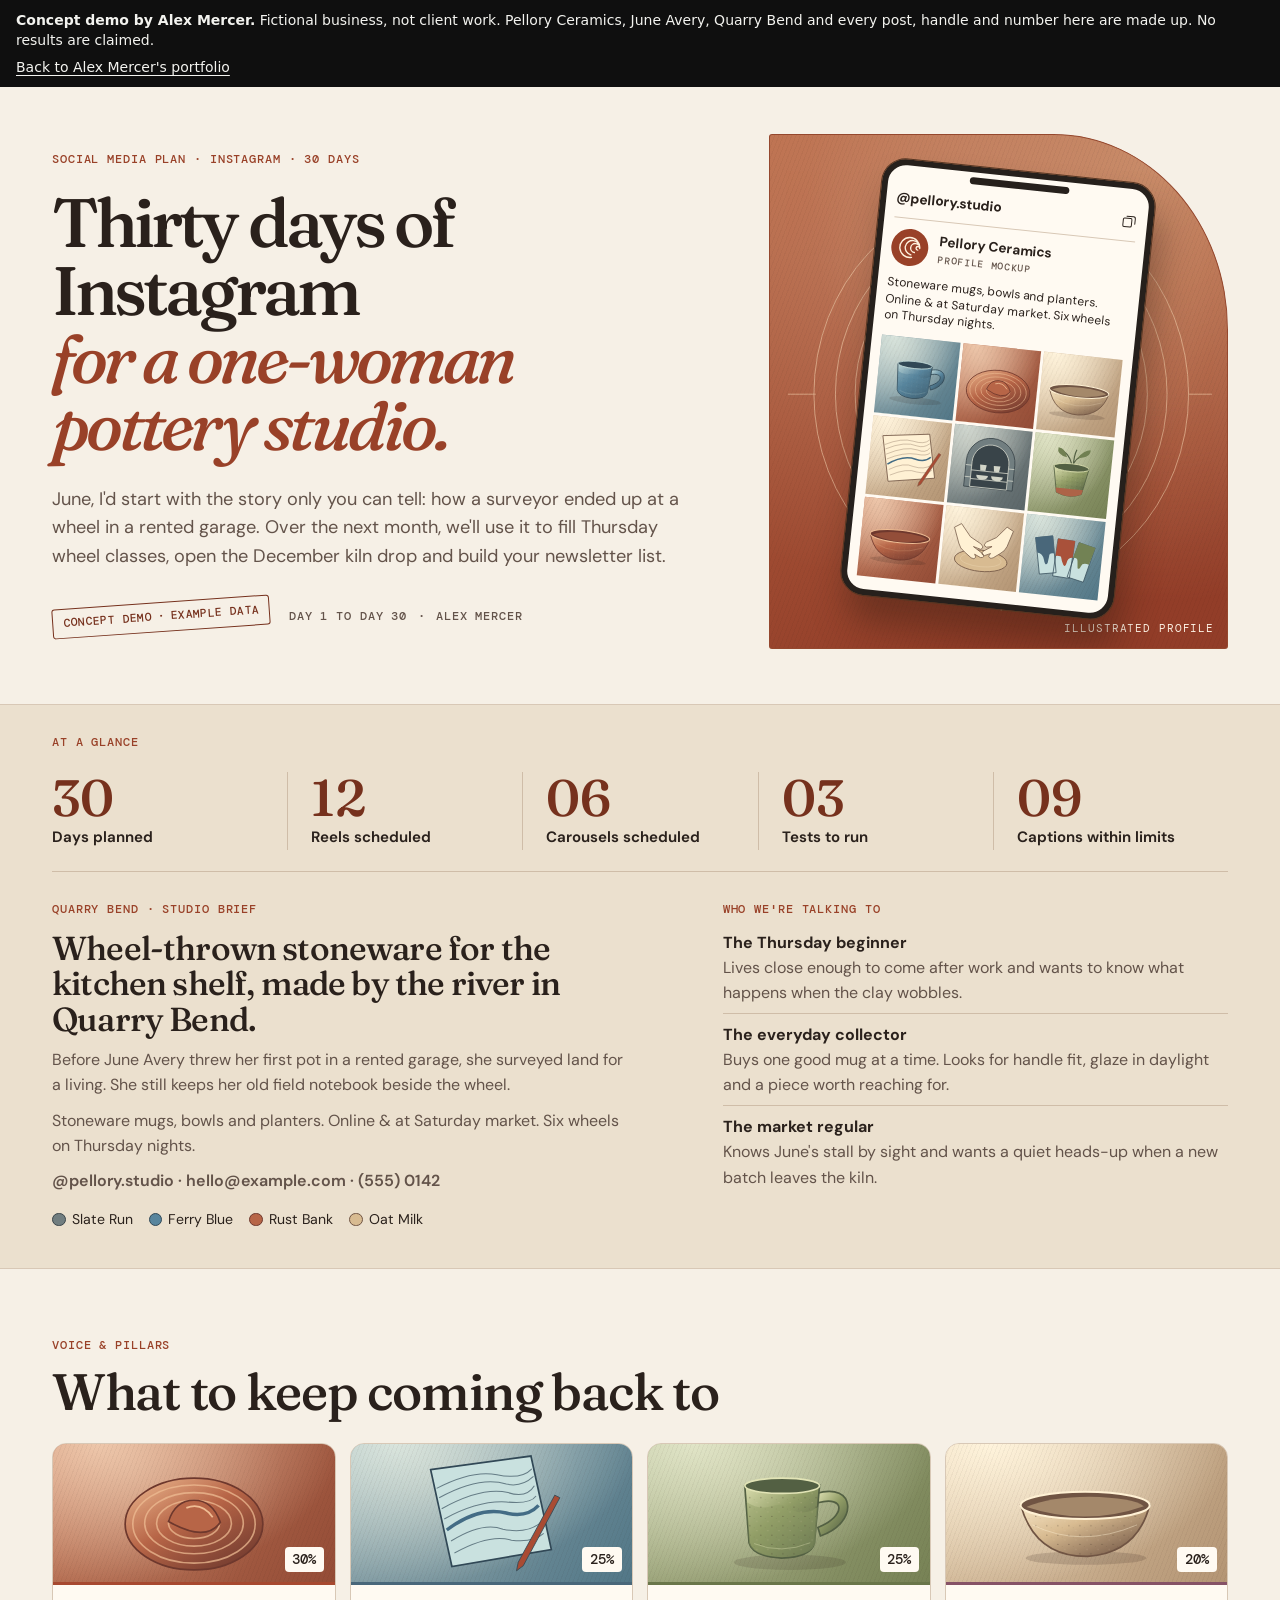
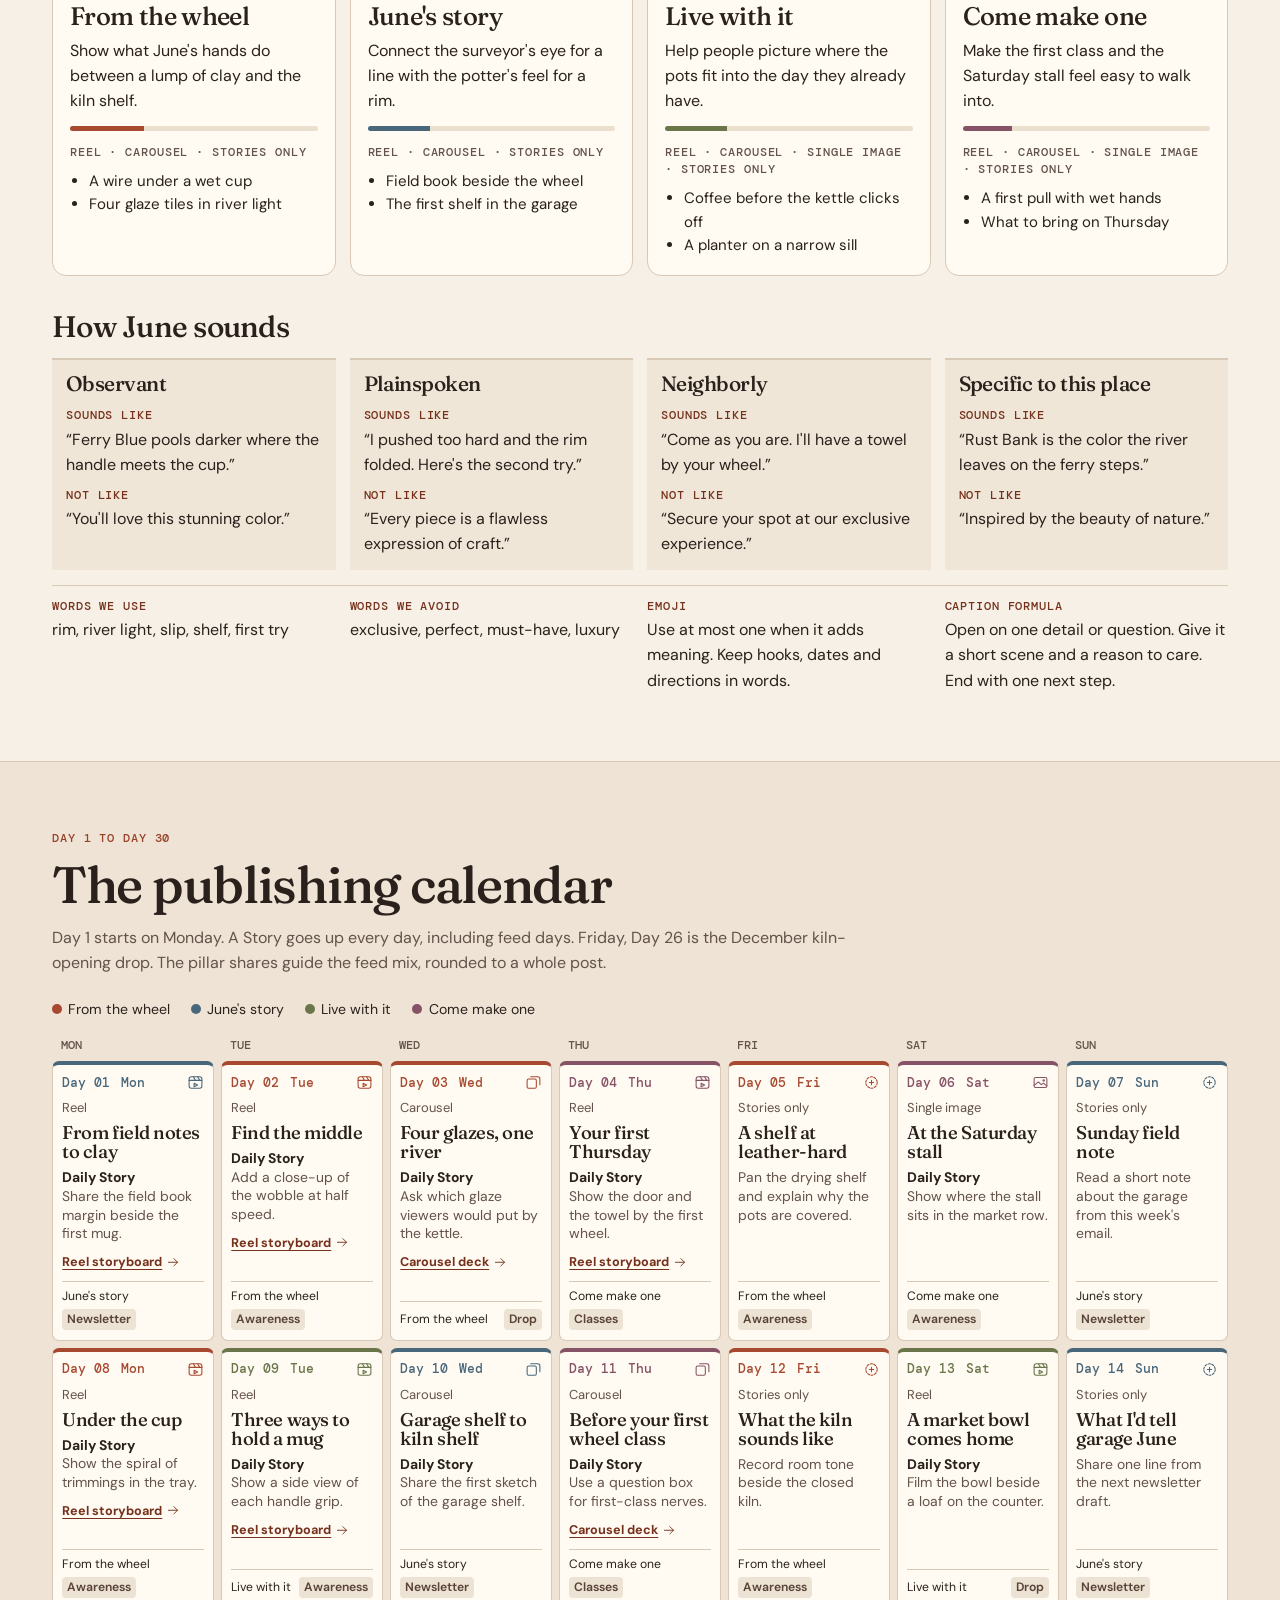
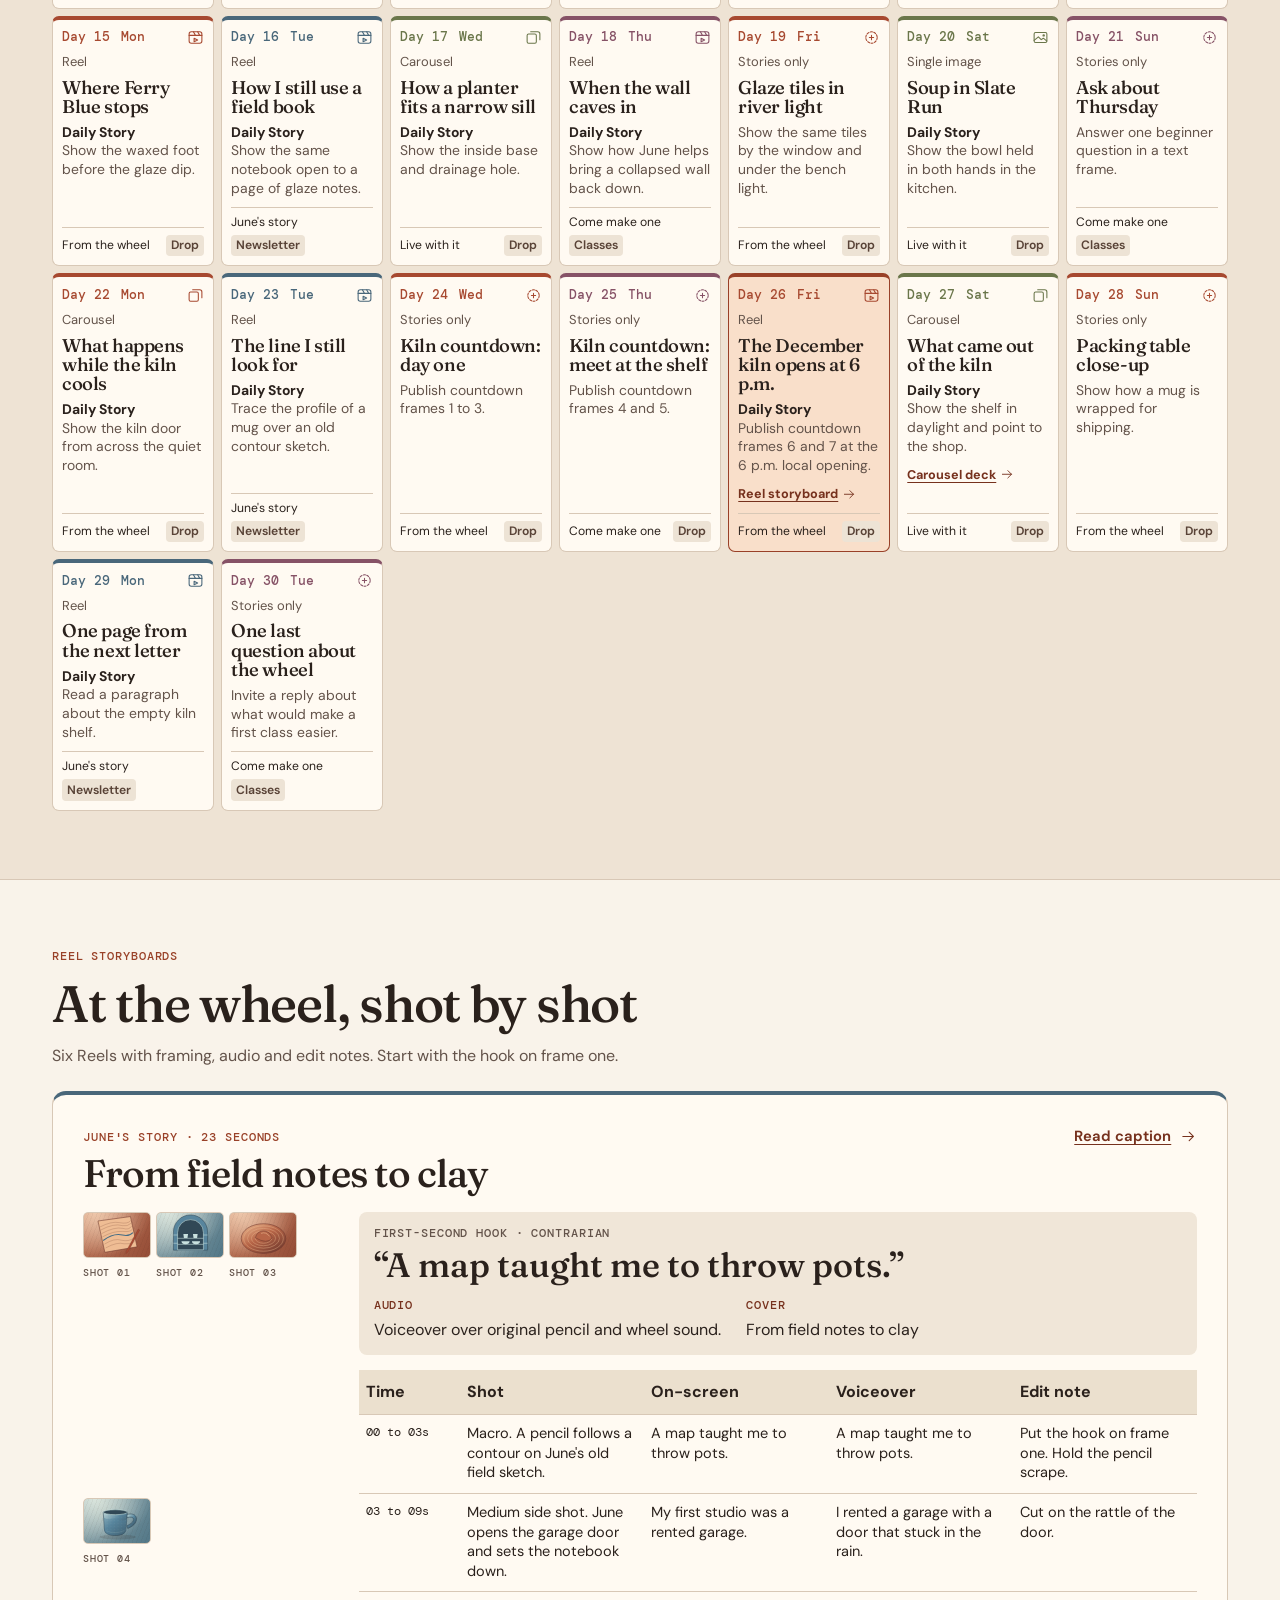
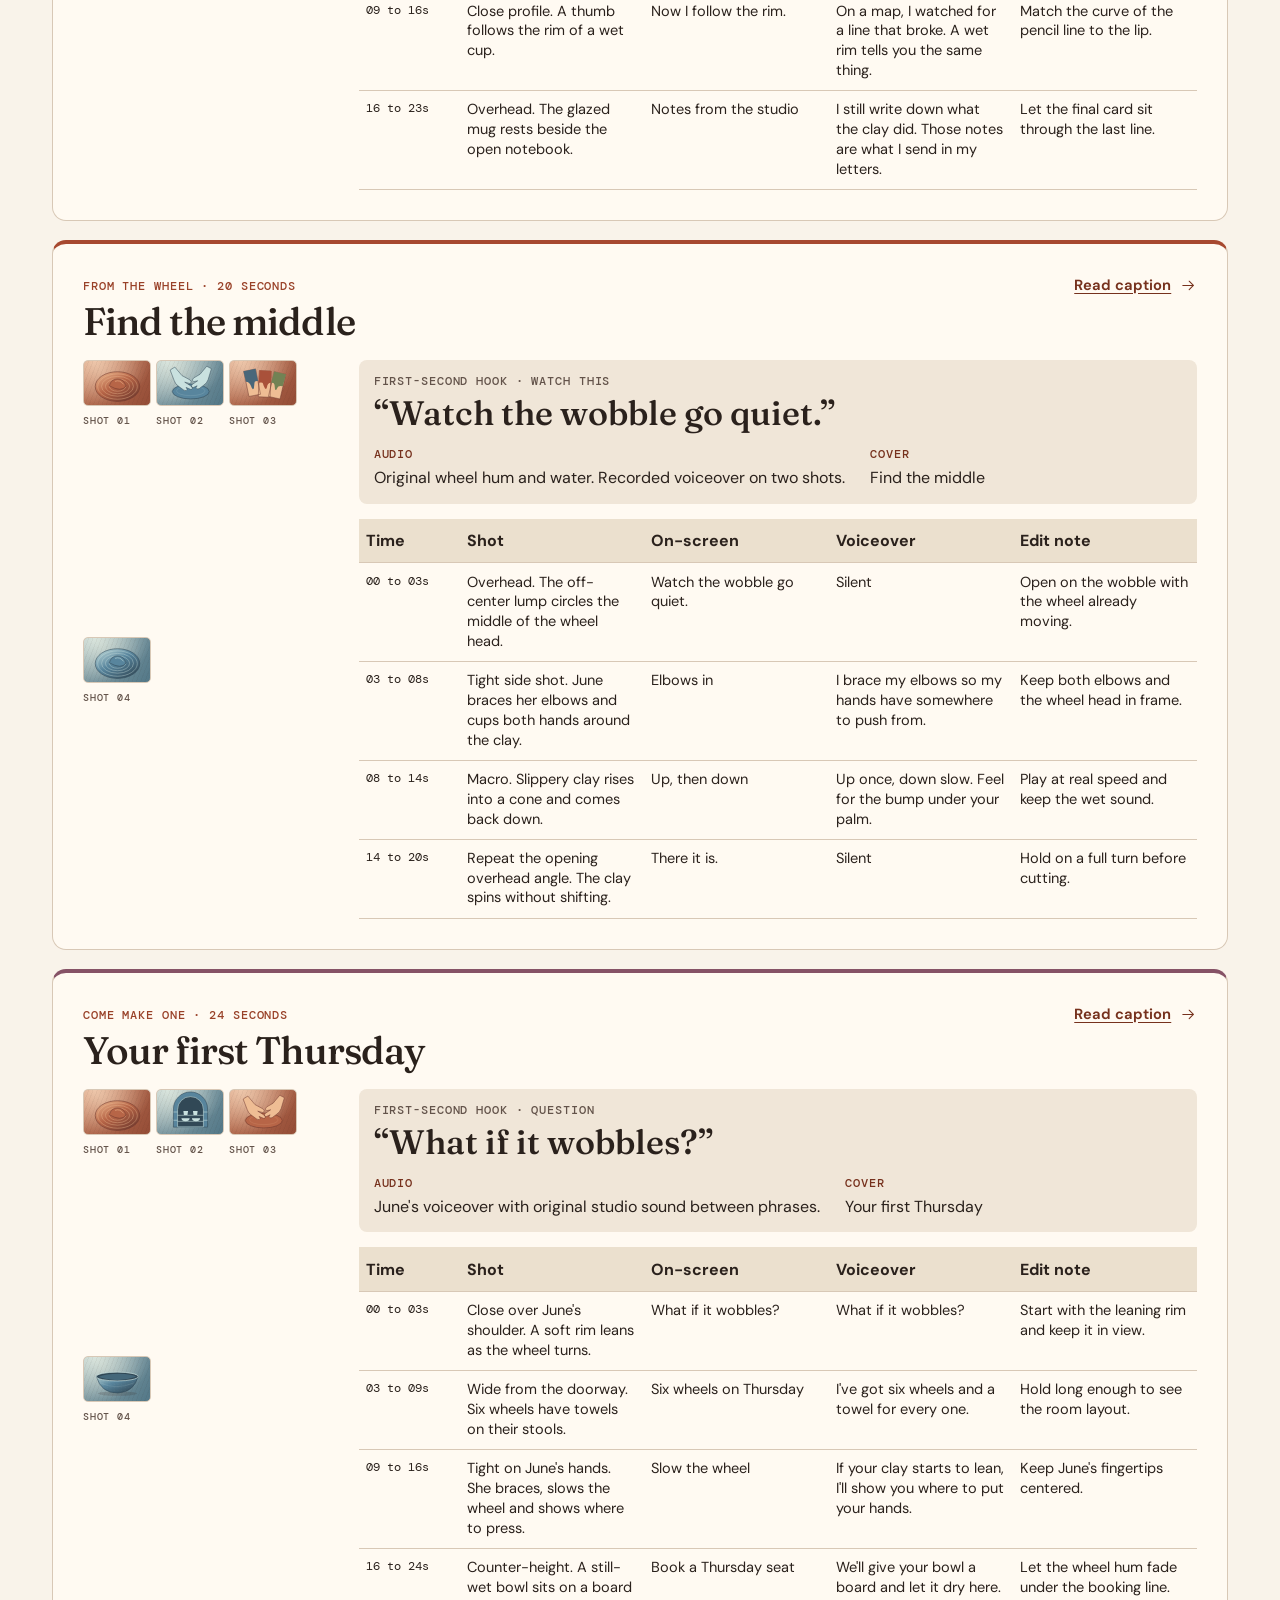
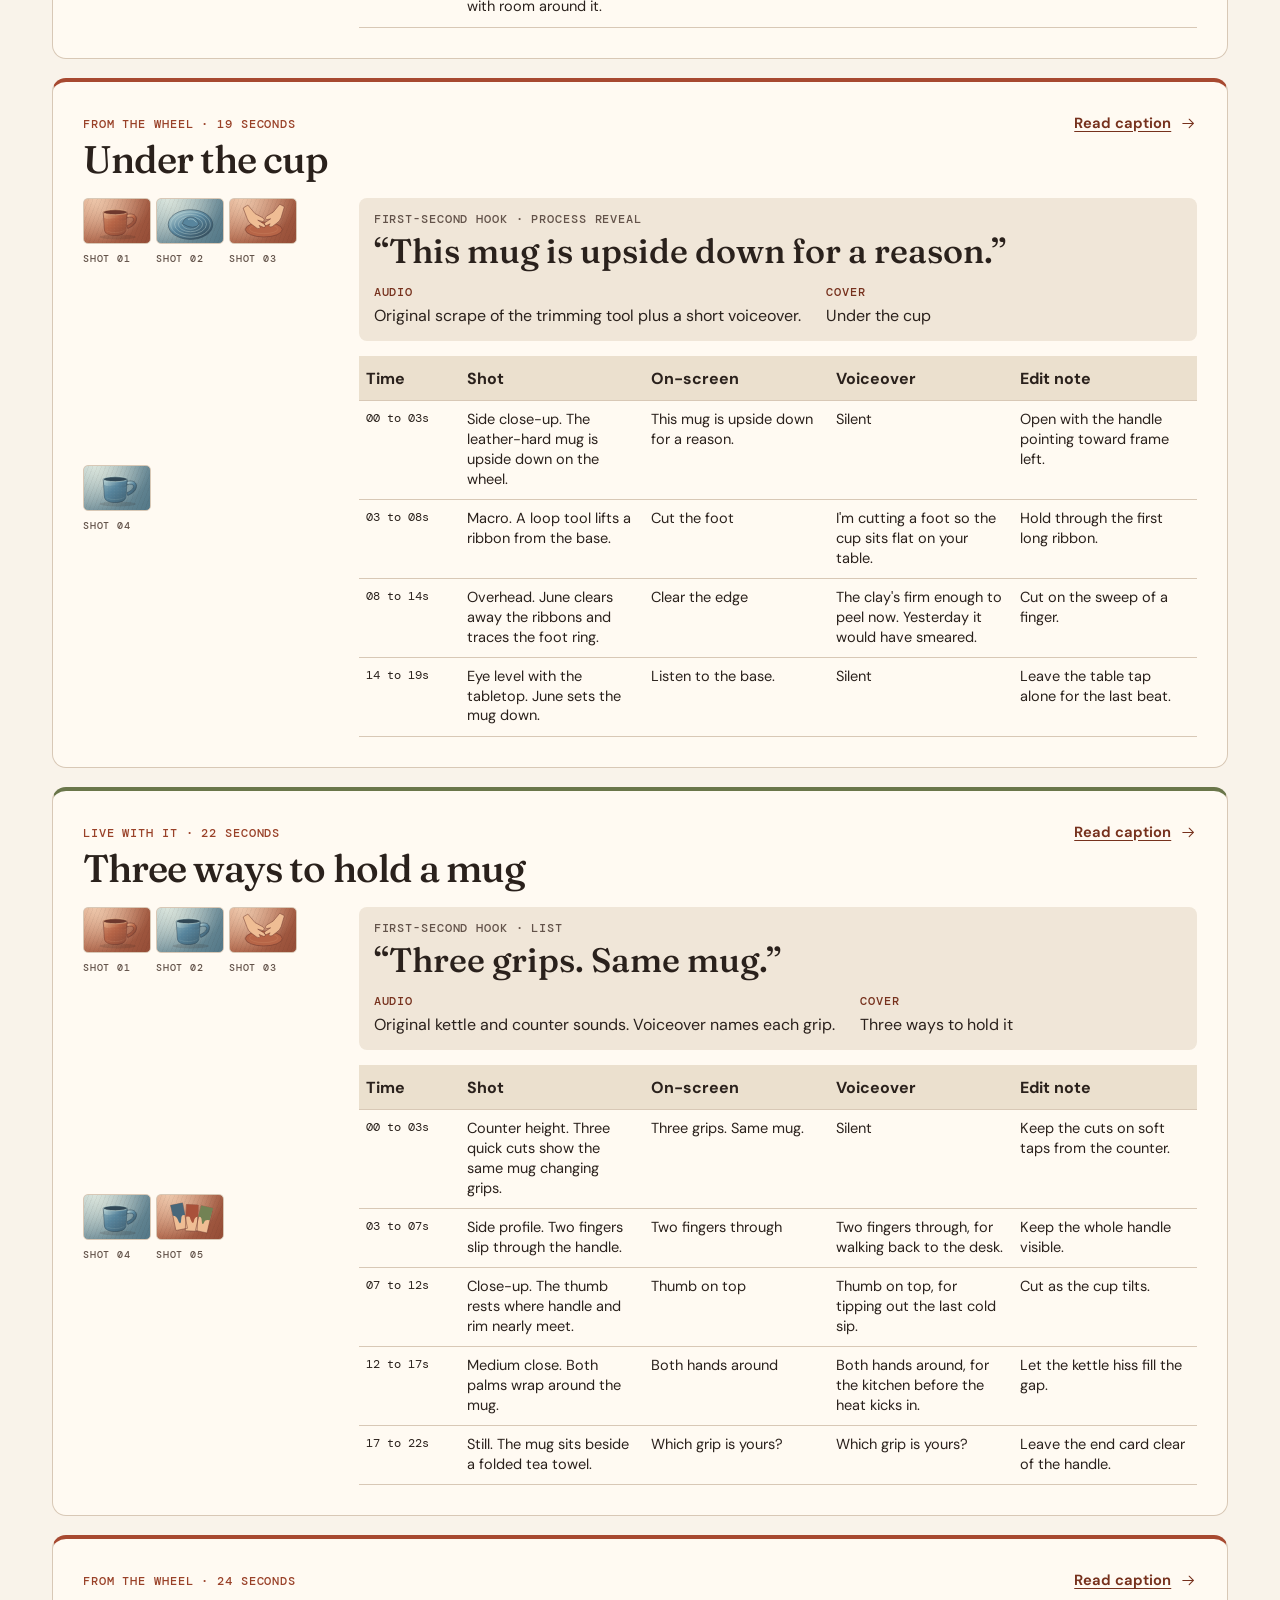
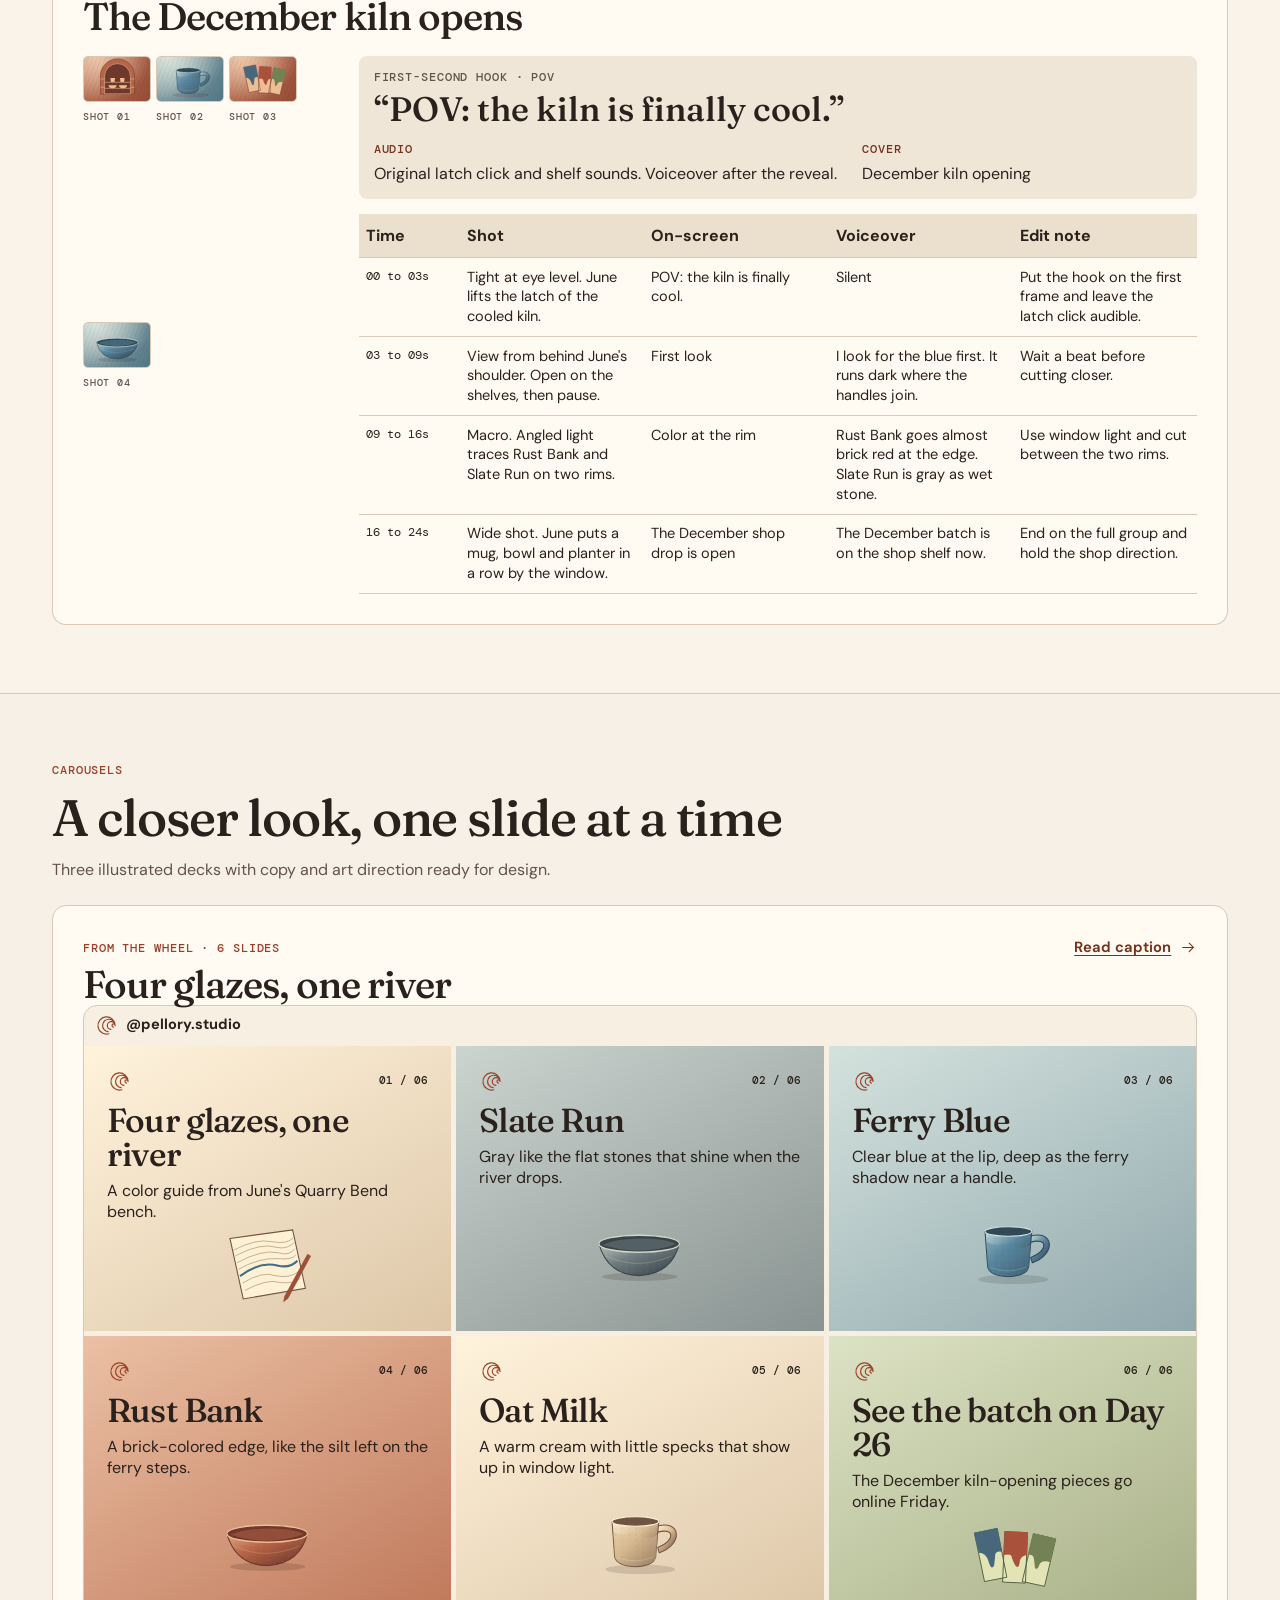
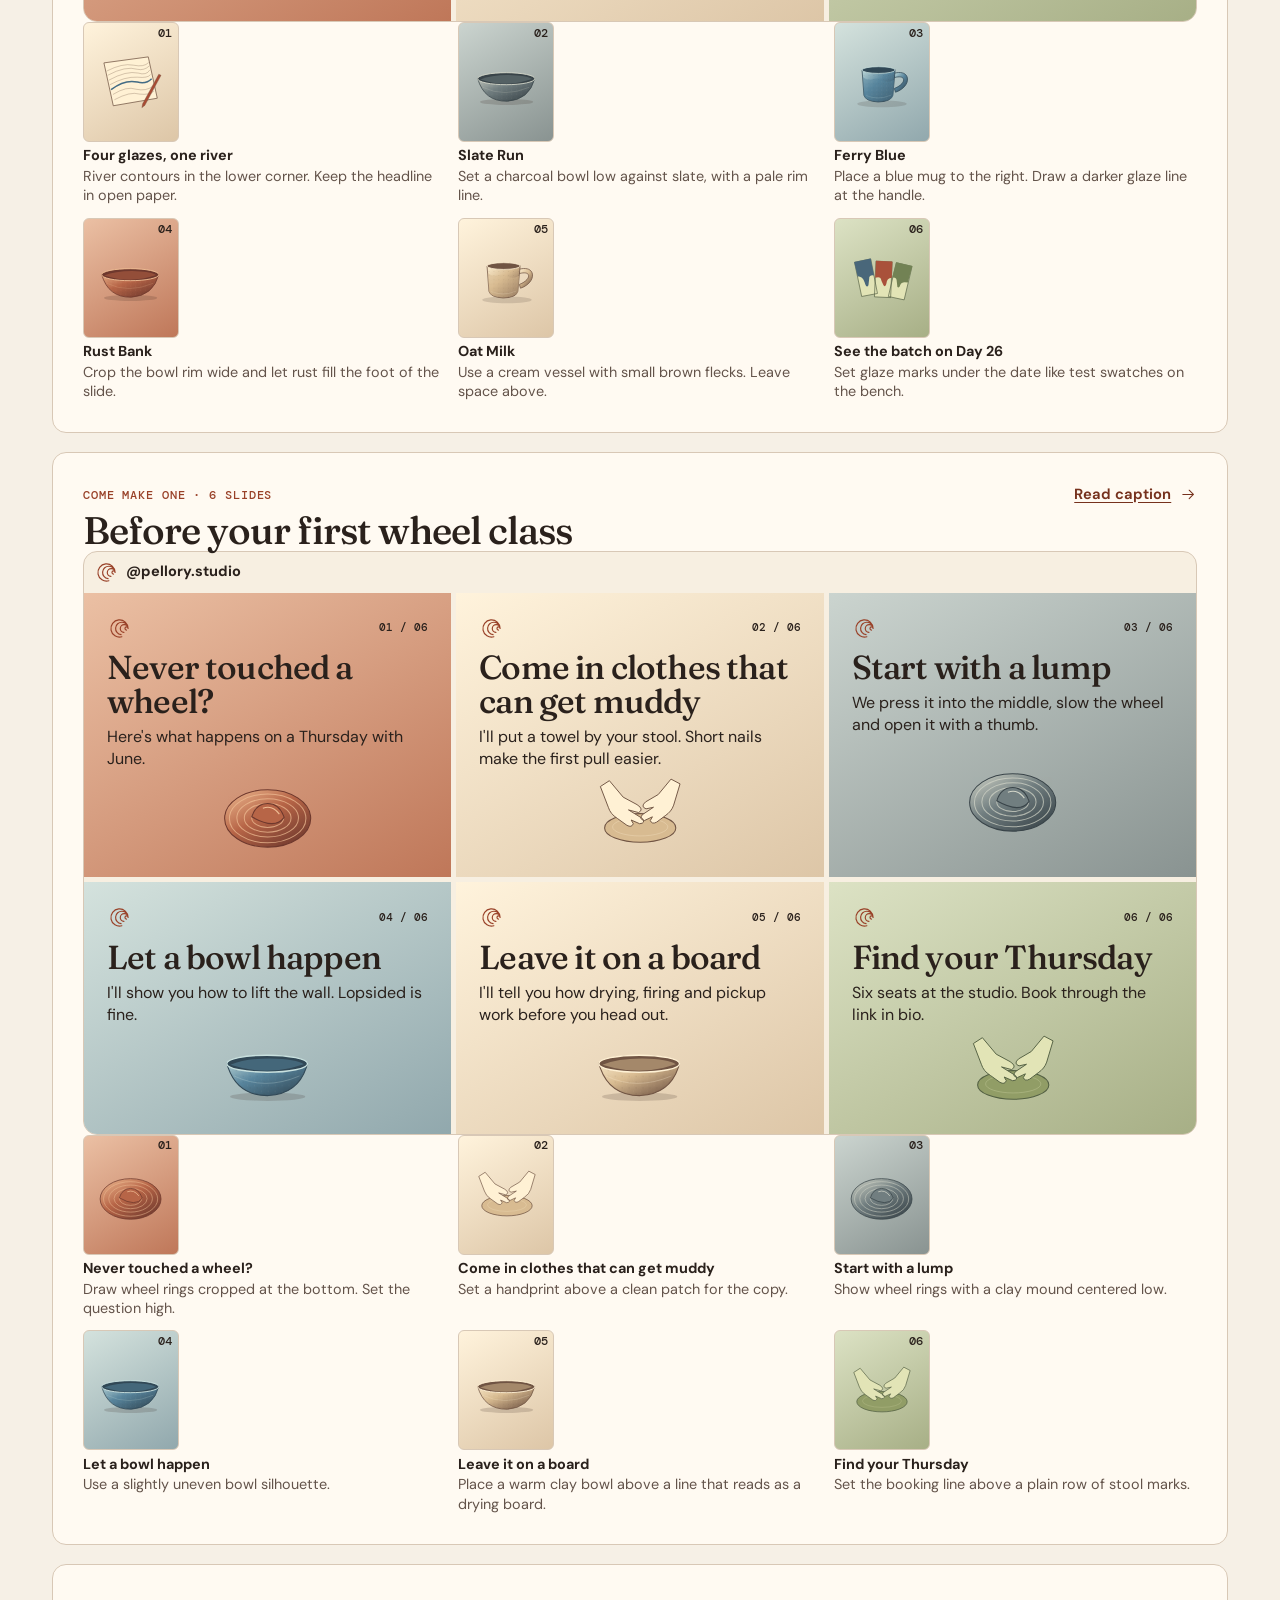
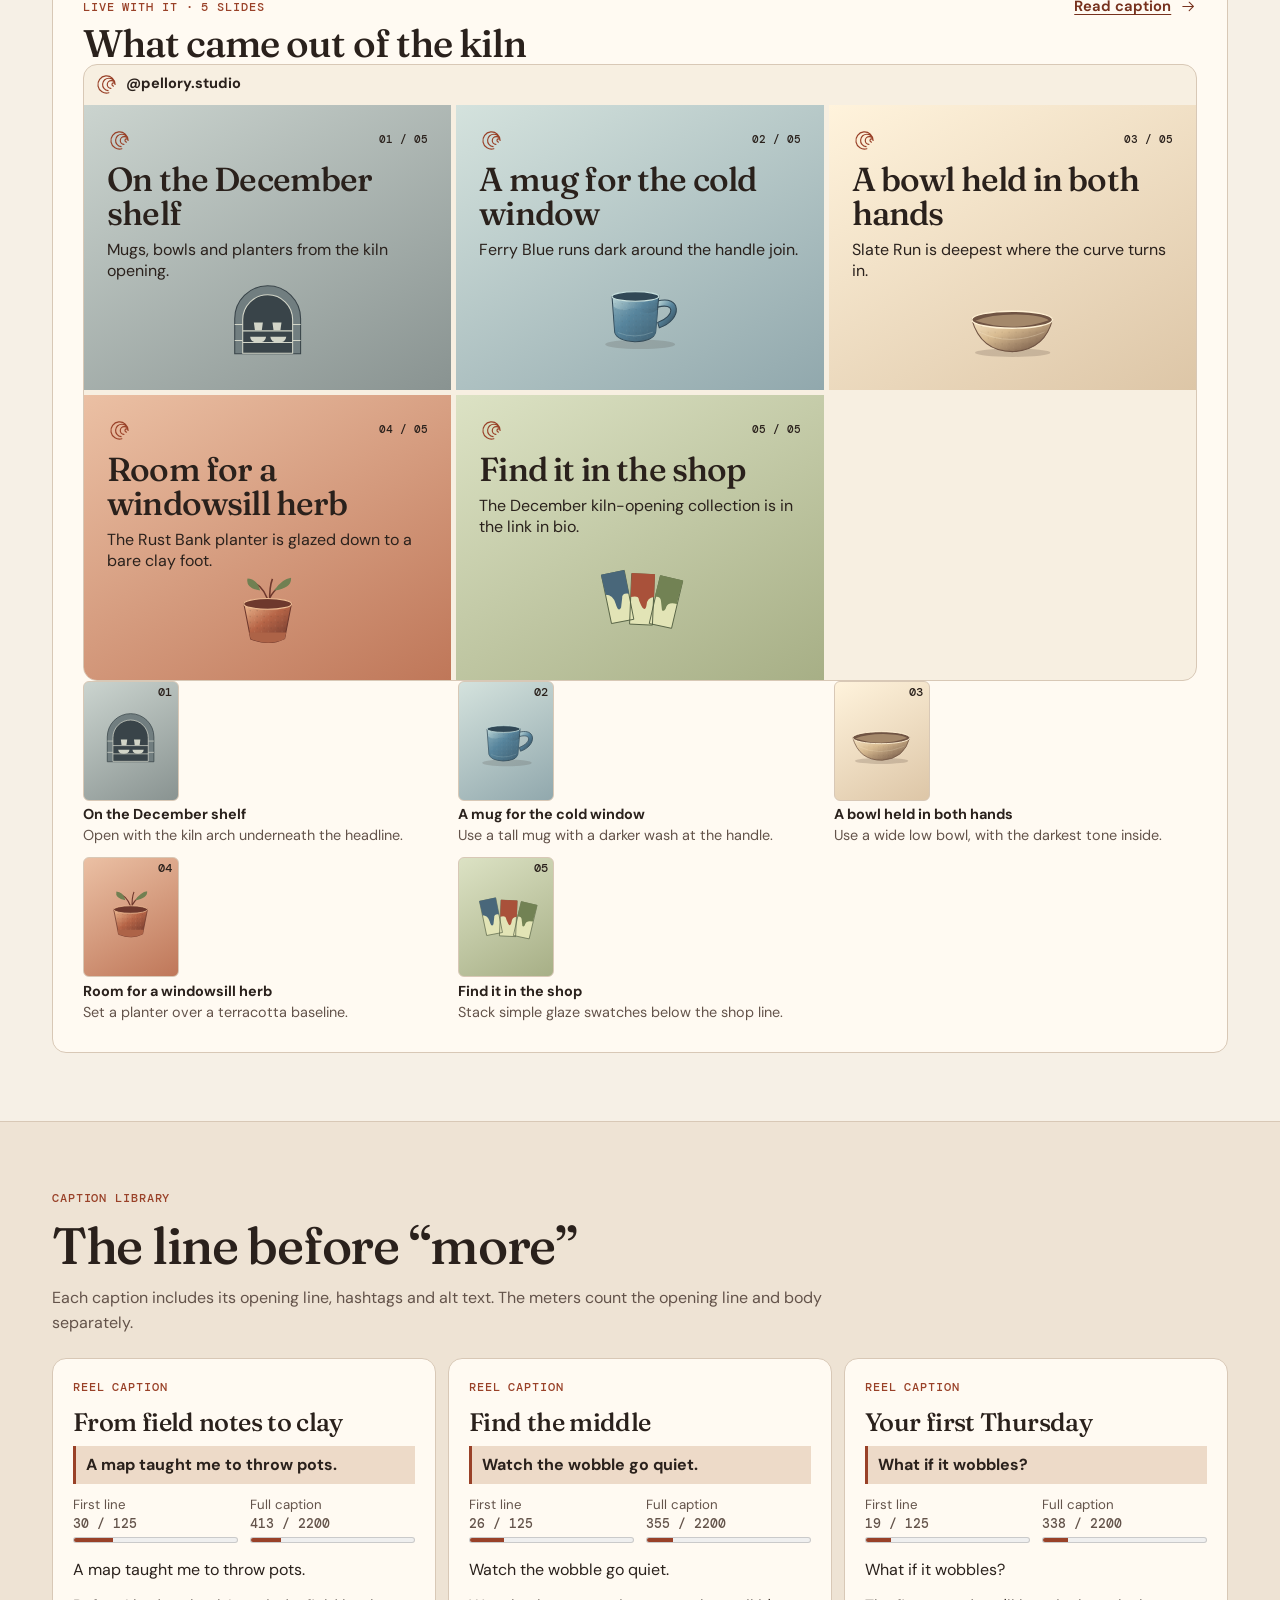
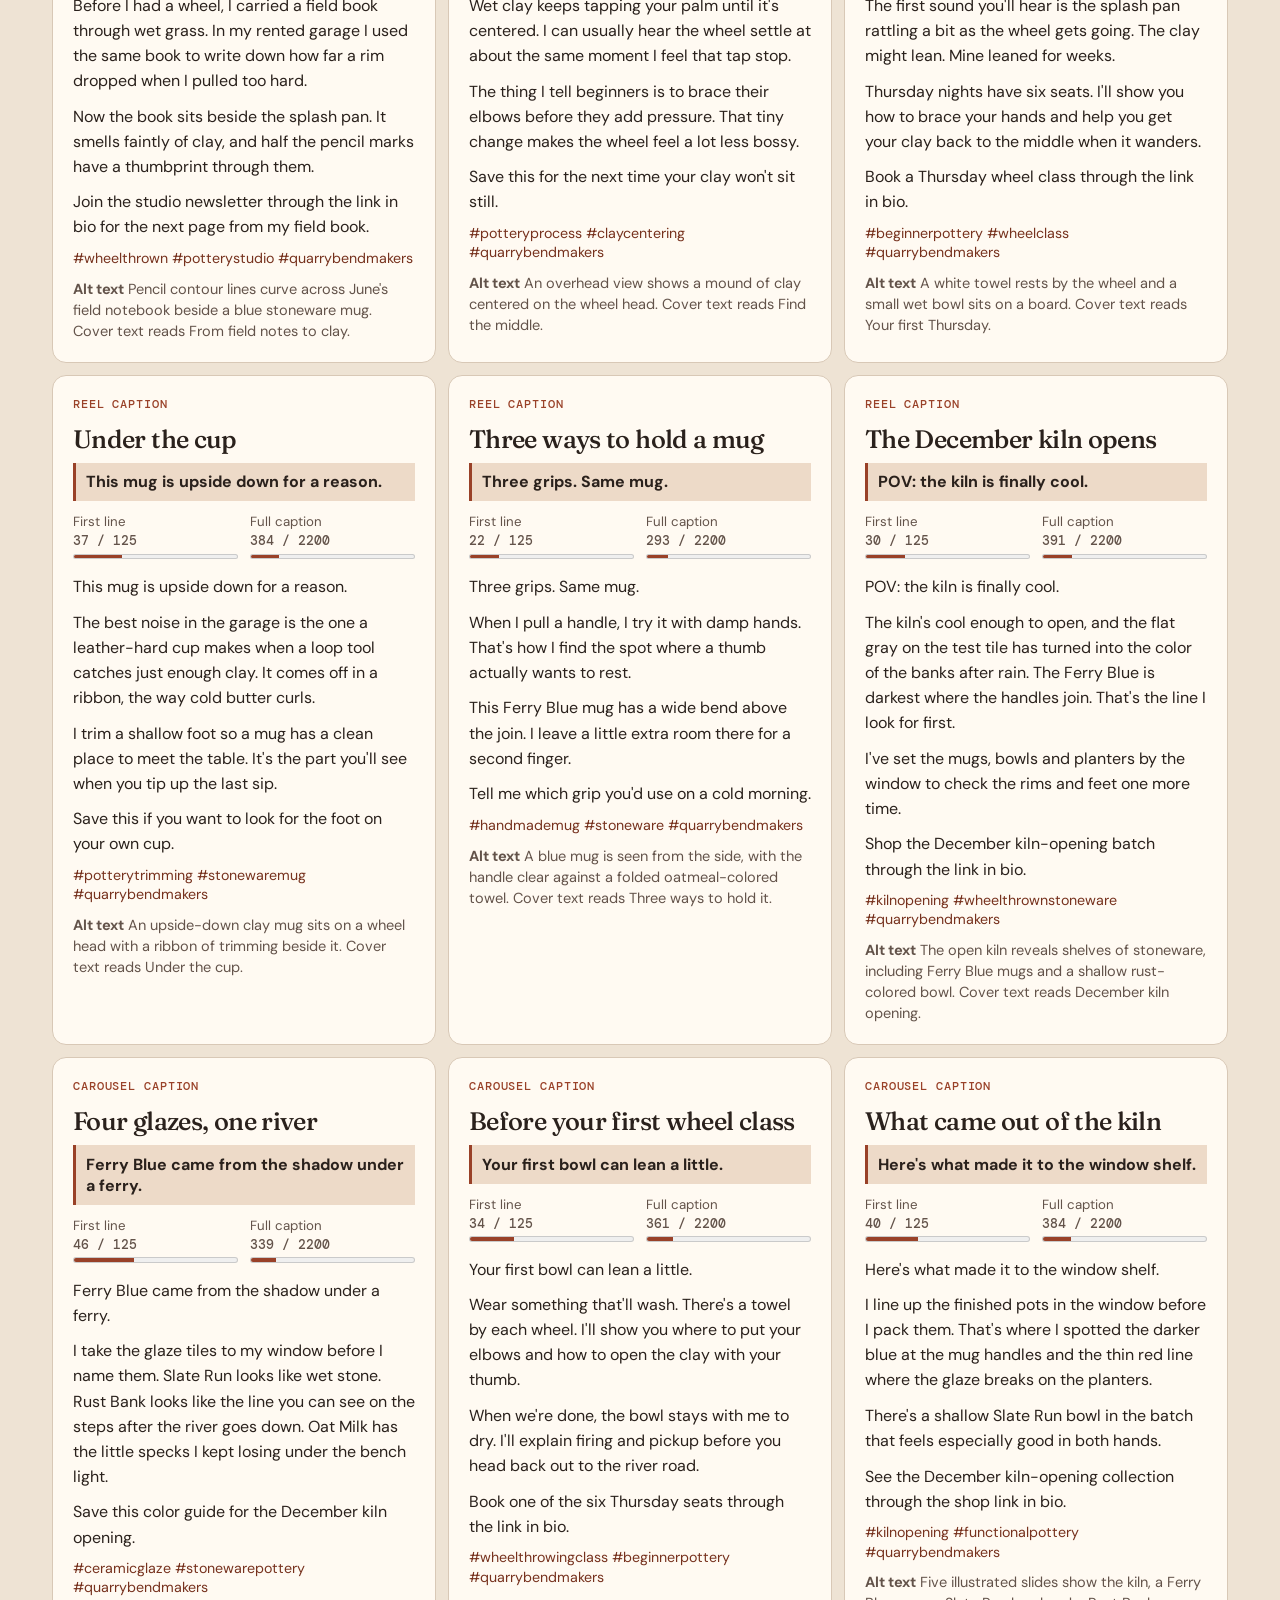
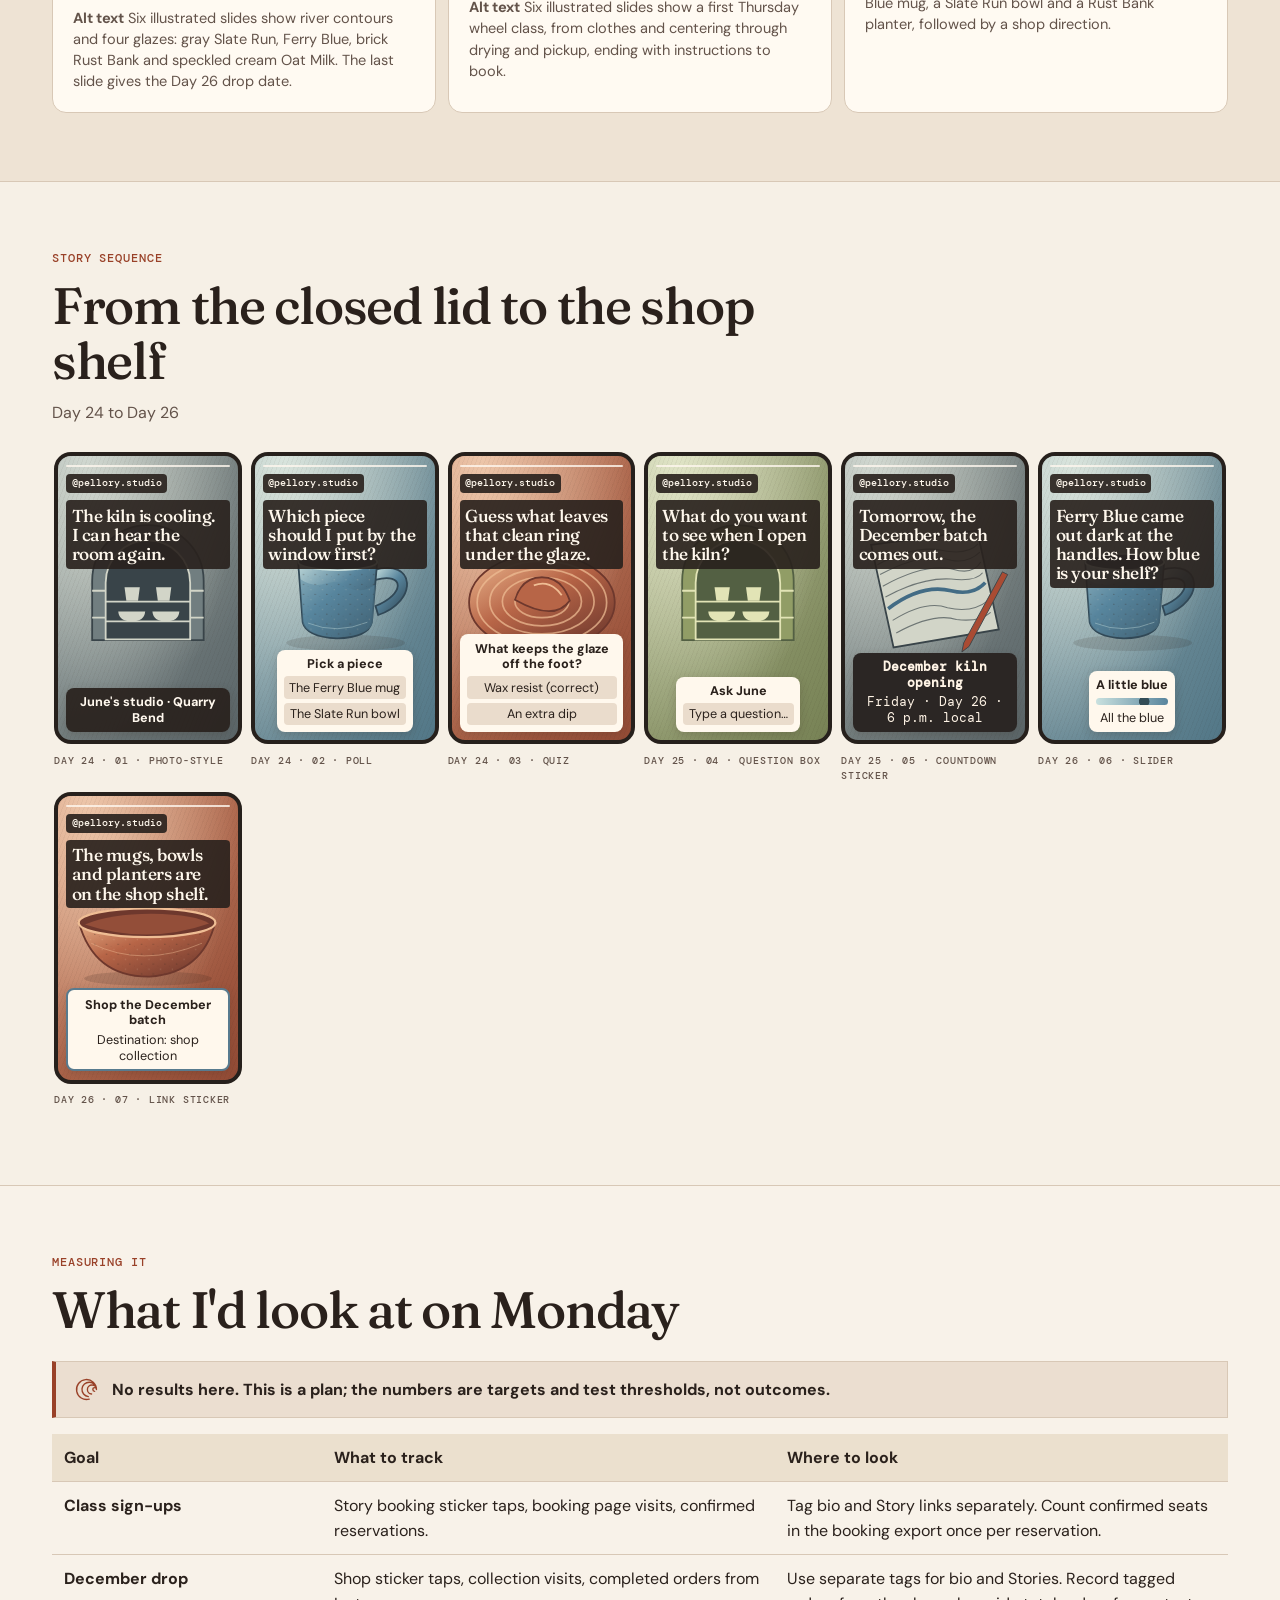
<file: plan-print.html>
<!doctype html>
<html lang="en">
<head>
  <meta charset="utf-8">
  <meta name="viewport" content="width=device-width, initial-scale=1">
  <meta name="robots" content="noindex">
  <meta name="description" content="Wheel-thrown stoneware for the kitchen shelf, made by the river in Quarry Bend.">
  <title>Pellory Ceramics · 30-day Instagram plan · Print edition</title>
  <link rel="stylesheet" href="styles.css">
  <link rel="icon" href="data:image/svg+xml,%3Csvg xmlns=%27http://www.w3.org/2000/svg%27 viewBox=%270 0 32 32%27%3E%3Crect width=%2732%27 height=%2732%27 rx=%277%27 fill=%27%23b4532a%27/%3E%3Ccircle cx=%2716%27 cy=%2716%27 r=%279%27 fill=%27none%27 stroke=%27%23f6f0e6%27 stroke-width=%272.4%27/%3E%3Ccircle cx=%2716%27 cy=%2716%27 r=%273.4%27 fill=%27%23f6f0e6%27/%3E%3C/svg%3E">
  
</head>
<body class="print-edition">
<div class="am-demo-bar" role="note" style="font:14px/1.45 system-ui,-apple-system,'Segoe UI',sans-serif;background:#0f0f0f;color:#f3f3ef;padding:10px 16px;display:flex;flex-wrap:wrap;gap:6px 18px;justify-content:space-between;align-items:center;position:relative;z-index:50"><span><b>Concept demo by Alex Mercer.</b> Fictional business, not client work. Pellory Ceramics, June Avery, Quarry Bend and every post, handle and number here are made up. No results are claimed.</span><a href="../index.html" style="color:#f3f3ef;text-decoration:underline;text-underline-offset:3px">Back to Alex Mercer&#39;s portfolio</a></div>
<svg class="symbols" xmlns="http://www.w3.org/2000/svg" aria-hidden="true" width="0" height="0">
<defs>
  <linearGradient id="shade-rust" x2=".86" y2="1"><stop stop-color="#efbd94"/><stop offset=".48" stop-color="#b76547"/><stop offset="1" stop-color="#6e382d"/></linearGradient>
  <linearGradient id="shade-blue" x2=".86" y2="1"><stop stop-color="#c9e1df"/><stop offset=".48" stop-color="#58859d"/><stop offset="1" stop-color="#314856"/></linearGradient>
  <linearGradient id="shade-oat" x2=".86" y2="1"><stop stop-color="#fff1d4"/><stop offset=".48" stop-color="#d8bb91"/><stop offset="1" stop-color="#705443"/></linearGradient>
  <linearGradient id="shade-moss" x2=".86" y2="1"><stop stop-color="#e2e4b6"/><stop offset=".48" stop-color="#919d66"/><stop offset="1" stop-color="#536043"/></linearGradient>
  <linearGradient id="shade-slate" x2=".86" y2="1"><stop stop-color="#d2d5c8"/><stop offset=".48" stop-color="#717e80"/><stop offset="1" stop-color="#394449"/></linearGradient>
  <pattern id="speckles" width="13" height="11" patternUnits="userSpaceOnUse">
    <circle cx="2" cy="7" r=".65" fill="#372920"/><circle cx="10" cy="2" r=".5" fill="#f6dfc0"/>
    <circle cx="7" cy="9" r=".29" fill="#382218"/>
  </pattern>
  <symbol id="icon-wheel-mark" viewBox="0 0 32 32"><path d="M27 16a11 11 0 1 0-8 10.6m8-10.6a8 8 0 1 0-9 7.9m9-7.9a5 5 0 1 0-5.4 5m5.4-5a2 2 0 1 0-2 2" fill="none" stroke="currentColor" stroke-width="1.5" stroke-linecap="round"/></symbol>
  <symbol id="icon-film" viewBox="0 0 24 24"><rect x="3" y="4" width="18" height="16" rx="3"/><path d="M3 9h18M9 4l3 5m3-5 3 5m-8 4 5 2.5-5 2.5z"/></symbol>
  <symbol id="icon-stack" viewBox="0 0 24 24"><rect x="3" y="7" width="13" height="13" rx="2"/><path d="M8 4h10a3 3 0 0 1 3 3v8"/></symbol>
  <symbol id="icon-image" viewBox="0 0 24 24"><rect x="3" y="5" width="18" height="14" rx="2"/><path d="m3 16 6-5 4 4 3-2 5 4"/><circle cx="16.5" cy="9" r="1"/></symbol>
  <symbol id="icon-story" viewBox="0 0 24 24"><circle cx="12" cy="12" r="8" stroke-dasharray="3 2"/><path d="M12 9v6m-3-3h6"/></symbol>
  <symbol id="icon-arrow" viewBox="0 0 24 24"><path d="M4 12h15m-6-6 6 6-6 6"/></symbol>
  <symbol id="icon-down" viewBox="0 0 24 24"><path d="M12 4v15m-6-6 6 6 6-6"/></symbol>
  <symbol id="art-cup" viewBox="0 0 200 160">
    <ellipse cx="101" cy="138" rx="66" ry="9" fill="#2f221b" opacity=".15"/>
    <path d="M132 57c47-14 50 35 5 50l-3-10c33-13 33-38 0-29Z" fill="var(--ceramic)" stroke="var(--shadow)" stroke-width="2"/>
    <path d="M48 48q47-14 88-1l-6 68q-4 17-39 18-34-2-38-18Z" fill="var(--ceramic)" stroke="var(--shadow)" stroke-width="2"/>
    <path d="M50 67q15 10 29 5t23 4q17 8 32-3l-3 41q-2 16-39 18-34-1-39-16Z" fill="var(--glaze)" opacity=".45"/>
    <path d="M49 52q43 9 86-2l-6 69q-10 13-40 13-30-3-34-15Z" fill="url(#speckles)" opacity=".52"/>
    <ellipse cx="92" cy="48" rx="44" ry="9" fill="var(--shadow)" stroke="var(--lit)" stroke-width="2"/>
    <path d="M59 116q32 13 66-1" fill="none" stroke="var(--lit)" stroke-opacity=".45"/>
  </symbol>
  <symbol id="art-bowl" viewBox="0 0 200 160">
    <ellipse cx="100" cy="133" rx="71" ry="8" fill="#2f221b" opacity=".17"/>
    <path d="M23 70q72-23 152 0-14 57-73 61Q40 132 23 70Z" fill="var(--ceramic)" stroke="var(--shadow)" stroke-width="2"/>
    <path d="M27 77q70 15 143 0-15 50-69 53Q45 129 27 77Z" fill="url(#speckles)" opacity=".52"/>
    <ellipse cx="99" cy="71" rx="76" ry="16" fill="var(--shadow)" stroke="var(--lit)" stroke-width="2.5"/>
    <path d="M30 73q70 23 138-1-13-10-64-11-46 0-74 12Z" fill="var(--glaze)" opacity=".5"/>
    <path d="M37 94q57 28 123 0" fill="none" stroke="var(--lit)" stroke-opacity=".5"/>
  </symbol>
  <symbol id="art-planter" viewBox="0 0 200 160">
    <path d="M103 64Q97 32 75 20m26 40q4-26 35-40m-32 36q-1-28 5-43" fill="none" stroke="var(--shadow)" stroke-width="3"/>
    <path d="M86 35Q58 31 62 12q18 1 24 23m26 0q15-22 32-24 2 19-32 24" fill="#718052"/>
    <path d="M55 59h90l-13 66q-29 15-64 1Z" fill="var(--ceramic)" stroke="var(--shadow)" stroke-width="2"/>
    <path d="m65 114 70 0-3 12q-31 14-64 0Z" fill="#ad6347"/>
    <ellipse cx="100" cy="60" rx="45" ry="10" fill="var(--shadow)" stroke="var(--lit)" stroke-width="2"/>
    <path d="M60 66q46 13 81 3l-8 45H66Z" fill="url(#speckles)"/>
  </symbol>
  <symbol id="art-wheel" viewBox="0 0 200 160">
    <ellipse cx="100" cy="93" rx="81" ry="54" fill="var(--ceramic)" stroke="var(--shadow)" stroke-width="2"/>
    <g fill="none" stroke="var(--lit)" stroke-width="1.9" opacity=".73">
      <ellipse cx="100" cy="93" rx="72" ry="46"/><ellipse cx="100" cy="92" rx="58" ry="36"/>
      <ellipse cx="100" cy="92" rx="44" ry="27"/><ellipse cx="100" cy="92" rx="30" ry="18"/>
    </g>
    <path d="M70 90q8-25 30-25t31 26q-17 24-61-1Z" fill="var(--glaze)" stroke="var(--shadow)" stroke-width="2"/>
    <path d="M122 85q-13-18-31-11" fill="none" stroke="var(--lit)" stroke-width="2"/>
  </symbol>
  <symbol id="art-map" viewBox="0 0 200 160">
    <path d="m29 29 118-16 24 110-117 20Z" fill="var(--lit)" stroke="var(--shadow)" stroke-width="2"/>
    <g fill="none" stroke="var(--shadow)" stroke-width="1.2" opacity=".65">
      <path d="M36 51q42-22 71-16t41-7M39 62q48-26 79-16 18 4 32-9M42 75q47-26 78-19 22 7 31-8M45 87q40-22 73-20 28 3 35-7M53 113q37-23 61-14 28 6 45-8M57 127q42-23 67-15 26 3 38-8"/>
    </g>
    <path d="M48 100q37-28 70-20 24 6 38-9" fill="none" stroke="#436c85" stroke-width="4"/>
    <path d="m132 138 43-79 6 3-43 80-8 6Z" fill="#a94b33" stroke="var(--shadow)"/>
  </symbol>
  <symbol id="art-kiln" viewBox="0 0 200 160">
    <path d="M38 135V69a62 62 0 0 1 124 0v66Z" fill="var(--glaze)" stroke="var(--shadow)" stroke-width="2"/>
    <path d="M53 134V71a47 47 0 0 1 94 0v63Z" fill="var(--shadow)" stroke="var(--lit)" stroke-width="2"/>
    <path d="M53 92h94m-94 22h94M38 80h15m94 0h15M38 110h15m94 0h15" fill="none" stroke="var(--lit)" stroke-width="2"/>
    <path d="M74 76h17l-2 15H76Zm35 0h17l-2 15h-13ZM67 103h30q-1 11-15 11t-15-11Zm38 0h30q-1 11-15 11t-15-11Z" fill="var(--lit)"/>
  </symbol>
  <symbol id="art-glaze" viewBox="0 0 200 160">
    <path d="m28 38 43-9 18 92-42 8Zm57-3 43 2-4 95-43-2Zm54 4 42 10-21 89-42-9Z" fill="var(--lit)" stroke="var(--shadow)" stroke-width="1.8"/>
    <path d="m27 37 44-9 9 45q-14-2-13 9l-2 17q-5 10-10-7t-19-17Z" fill="#49677a"/>
    <path d="m85 34 44 2-2 43q-13 1-14 15-2 12-8 5-6-11-7-17t-15-3Z" fill="#a9513a"/>
    <path d="m139 38 43 10-12 44q-17-4-20 6t-8 6l-2-18q-1-9-12-7Z" fill="#728254"/>
  </symbol>
  <symbol id="art-hands" viewBox="0 0 200 160">
    <ellipse cx="101" cy="111" rx="67" ry="27" fill="var(--glaze)" stroke="var(--shadow)" stroke-width="2"/>
    <ellipse cx="101" cy="109" rx="52" ry="17" fill="none" stroke="var(--lit)" opacity=".5"/>
    <path d="m26 33 17-11 26 31 26 14q14 9 3 15l-19-5 26 16q7 9-5 10l-16-7 4 7q-3 8-12 3L58 93q-13-8-17-21ZM176 28l-17-9-24 29-24 14q-10 9 1 13l14-3-21 14q-7 9 4 11l15-7-4 7q3 8 12 3l16-12q12-8 16-20Z" fill="var(--lit)" stroke="var(--shadow)" stroke-width="1.8"/>
  </symbol>
</defs></svg>

<main id="main">
<section class="hero wrap" aria-labelledby="hero-title"><div class="hero-copy">
      <p class="eyebrow">Social media plan · Instagram · 30 days</p>
      <h1 id="hero-title">Thirty days of Instagram<br><em>for a one-woman pottery studio.</em></h1>
      <p class="deck">June, I&#x27;d start with the story only you can tell: how a surveyor ended up at a wheel in a rented garage. Over the next month, we&#x27;ll use it to fill Thursday wheel classes, open the December kiln drop and build your newsletter list.</p>
      
      <div class="hero-meta"><span class="stamp">Concept demo <span>·</span> example data</span>
      <span class="micro">Day 1 to Day 30 <span>·</span> Alex Mercer</span></div>
    </div><div class="hero-visual">
      <svg class="orbit" viewBox="0 0 510 530" aria-hidden="true"><g fill="none" stroke="currentColor">
        <ellipse cx="258" cy="268" rx="209" ry="223"/><ellipse cx="258" cy="268" rx="185" ry="197"/>
        <ellipse cx="258" cy="268" rx="163" ry="174"/><ellipse cx="258" cy="268" rx="143" ry="152"/>
        <path d="M258 21v33m0 428v28M20 268h31m416 0h26"/>
      </g></svg>
      <div class="phone profile">
        <div class="speaker"></div><div class="profile-inner">
          <div class="profile-top"><span>@pellory.studio</span><svg class="icon" aria-hidden="true"><use href="#icon-stack"/></svg></div>
          <div class="profile-about">
            <div class="avatar"><svg class="icon" aria-hidden="true"><use href="#icon-wheel-mark"/></svg></div>
            <div><strong>Pellory Ceramics</strong><span class="micro">Profile mockup</span></div>
          </div>
          <p>Stoneware mugs, bowls and planters. Online &amp; at Saturday market. Six wheels on Thursday nights.</p>
          <div class="profile-grid" aria-hidden="true"><div class="art tone-blue"><svg class="artwork" aria-hidden="true"><use href="#art-cup"/></svg></div><div class="art tone-rust"><svg class="artwork" aria-hidden="true"><use href="#art-wheel"/></svg></div><div class="art tone-oat"><svg class="artwork" aria-hidden="true"><use href="#art-bowl"/></svg></div><div class="art tone-oat"><svg class="artwork" aria-hidden="true"><use href="#art-map"/></svg></div><div class="art tone-slate"><svg class="artwork" aria-hidden="true"><use href="#art-kiln"/></svg></div><div class="art tone-moss"><svg class="artwork" aria-hidden="true"><use href="#art-planter"/></svg></div><div class="art tone-rust"><svg class="artwork" aria-hidden="true"><use href="#art-bowl"/></svg></div><div class="art tone-oat"><svg class="artwork" aria-hidden="true"><use href="#art-hands"/></svg></div><div class="art tone-blue"><svg class="artwork" aria-hidden="true"><use href="#art-glaze"/></svg></div></div>
        </div>
      </div>
      <span class="illustration-label">Illustrated profile</span>
    </div></section>
<section class="overview"><div class="wrap">
      <h2 class="eyebrow">At a glance</h2><ul class="stat-list"><li><strong>30</strong><span>Days planned</span></li><li><strong>12</strong><span>Reels scheduled</span></li><li><strong>06</strong><span>Carousels scheduled</span></li><li><strong>03</strong><span>Tests to run</span></li><li><strong>09</strong><span>Captions within limits</span></li></ul>
      <div class="brand-note"><div><p class="eyebrow">Quarry Bend · Studio brief</p>
      <h3>Wheel-thrown stoneware for the kitchen shelf, made by the river in Quarry Bend.</h3><p>Before June Avery threw her first pot in a rented garage, she surveyed land for a living. She still keeps her old field notebook beside the wheel.</p>
      <p>Stoneware mugs, bowls and planters. Online &amp; at Saturday market. Six wheels on Thursday nights.</p>
      <p class="contact">@pellory.studio · hello@example.com · (555) 0142</p>
      <ul class="swatches" aria-label="Studio glaze names"><li class="tone-slate">Slate Run</li><li class="tone-blue">Ferry Blue</li><li class="tone-rust">Rust Bank</li><li class="tone-oat">Oat Milk</li></ul></div>
      <div><h3 class="eyebrow">Who we're talking to</h3><ul class="audience-list"><li><strong>The Thursday beginner</strong><p>Lives close enough to come after work and wants to know what happens when the clay wobbles.</p></li><li><strong>The everyday collector</strong><p>Buys one good mug at a time. Looks for handle fit, glaze in daylight and a piece worth reaching for.</p></li><li><strong>The market regular</strong><p>Knows June&#x27;s stall by sight and wants a quiet heads-up when a new batch leaves the kiln.</p></li></ul></div></div>
    </div></section>
<section class="section " id="pillars"><div class="wrap"><div class="section-head"><p class="eyebrow">Voice &amp; pillars</p><h2>What to keep coming back to</h2></div><div class="pillar-grid"><article class="pillar-card" style="--accent:#a74930">
          <div class="pillar-art"><div class="art tone-rust"><svg class="artwork" aria-hidden="true"><use href="#art-wheel"/></svg></div><span class="pillar-share">30%</span></div>
          <div class="pillar-copy"><h3>From the wheel</h3><p>Show what June&#x27;s hands do between a lump of clay and the kiln shelf.</p>
          <div class="share-bar" style="--share:30%" aria-hidden="true"></div>
          <p class="micro">Reel · Carousel · Stories only</p>
          <ul><li>A wire under a wet cup</li><li>Four glaze tiles in river light</li></ul></div>
        </article><article class="pillar-card" style="--accent:#49677a">
          <div class="pillar-art"><div class="art tone-blue"><svg class="artwork" aria-hidden="true"><use href="#art-map"/></svg></div><span class="pillar-share">25%</span></div>
          <div class="pillar-copy"><h3>June&#x27;s story</h3><p>Connect the surveyor&#x27;s eye for a line with the potter&#x27;s feel for a rim.</p>
          <div class="share-bar" style="--share:25%" aria-hidden="true"></div>
          <p class="micro">Reel · Carousel · Stories only</p>
          <ul><li>Field book beside the wheel</li><li>The first shelf in the garage</li></ul></div>
        </article><article class="pillar-card" style="--accent:#6a764a">
          <div class="pillar-art"><div class="art tone-moss"><svg class="artwork" aria-hidden="true"><use href="#art-cup"/></svg></div><span class="pillar-share">25%</span></div>
          <div class="pillar-copy"><h3>Live with it</h3><p>Help people picture where the pots fit into the day they already have.</p>
          <div class="share-bar" style="--share:25%" aria-hidden="true"></div>
          <p class="micro">Reel · Carousel · Single image · Stories only</p>
          <ul><li>Coffee before the kettle clicks off</li><li>A planter on a narrow sill</li></ul></div>
        </article><article class="pillar-card" style="--accent:#865266">
          <div class="pillar-art"><div class="art tone-oat"><svg class="artwork" aria-hidden="true"><use href="#art-bowl"/></svg></div><span class="pillar-share">20%</span></div>
          <div class="pillar-copy"><h3>Come make one</h3><p>Make the first class and the Saturday stall feel easy to walk into.</p>
          <div class="share-bar" style="--share:20%" aria-hidden="true"></div>
          <p class="micro">Reel · Carousel · Single image · Stories only</p>
          <ul><li>A first pull with wet hands</li><li>What to bring on Thursday</li></ul></div>
        </article></div><div class="voice"><h3>How June sounds</h3><div class="voice-grid"><article class="voice-trait"><h4>Observant</h4>
       <dl><div><dt>Sounds like</dt><dd>“Ferry Blue pools darker where the handle meets the cup.”</dd></div>
       <div><dt>Not like</dt><dd>“You&#x27;ll love this stunning color.”</dd></div></dl></article><article class="voice-trait"><h4>Plainspoken</h4>
       <dl><div><dt>Sounds like</dt><dd>“I pushed too hard and the rim folded. Here&#x27;s the second try.”</dd></div>
       <div><dt>Not like</dt><dd>“Every piece is a flawless expression of craft.”</dd></div></dl></article><article class="voice-trait"><h4>Neighborly</h4>
       <dl><div><dt>Sounds like</dt><dd>“Come as you are. I&#x27;ll have a towel by your wheel.”</dd></div>
       <div><dt>Not like</dt><dd>“Secure your spot at our exclusive experience.”</dd></div></dl></article><article class="voice-trait"><h4>Specific to this place</h4>
       <dl><div><dt>Sounds like</dt><dd>“Rust Bank is the color the river leaves on the ferry steps.”</dd></div>
       <div><dt>Not like</dt><dd>“Inspired by the beauty of nature.”</dd></div></dl></article></div><dl class="voice-rules"><div><dt>Words we use</dt><dd>rim, river light, slip, shelf, first try</dd></div><div><dt>Words we avoid</dt><dd>exclusive, perfect, must-have, luxury</dd></div><div><dt>Emoji</dt><dd>Use at most one when it adds meaning. Keep hooks, dates and directions in words.</dd></div><div><dt>Caption formula</dt><dd>Open on one detail or question. Give it a short scene and a reason to care. End with one next step.</dd></div></dl></div></div></section>
<section class="section " id="calendar"><div class="wrap"><div class="section-head"><p class="eyebrow">Day 1 to Day 30</p><h2>The publishing calendar</h2><p class="section-note">Day 1 starts on Monday. A Story goes up every day, including feed days. Friday, Day 26 is the December kiln-opening drop. The pillar shares guide the feed mix, rounded to a whole post.</p></div><ul class="calendar-legend" aria-label="Pillar colors"><li style="--accent:#a74930"><span></span>From the wheel</li><li style="--accent:#49677a"><span></span>June&#x27;s story</li><li style="--accent:#6a764a"><span></span>Live with it</li><li style="--accent:#865266"><span></span>Come make one</li></ul>
       <div class="weekdays" aria-hidden="true"><span>Mon</span><span>Tue</span><span>Wed</span><span>Thu</span><span>Fri</span><span>Sat</span><span>Sun</span></div><ol class="calendar-grid"><li class="day" style="--accent:#49677a" data-pillar="june"
          data-format="Reel"><div class="day-top"><span>Day 01 <small>Mon</small></span>
          <svg class="icon" aria-hidden="true"><use href="#icon-film"/></svg></div>
          <p class="day-format">Reel</p><h3>From field notes to clay</h3>
          <p class="day-story"><strong>Daily Story</strong> Share the field book margin beside the first mug.</p><a class="calendar-link" href="#field">Reel storyboard <svg class="icon" aria-hidden="true"><use href="#icon-arrow"/></svg></a>
          <div class="day-bottom"><span>June&#x27;s story</span><span class="goal">Newsletter</span></div></li><li class="day" style="--accent:#a74930" data-pillar="wheel"
          data-format="Reel"><div class="day-top"><span>Day 02 <small>Tue</small></span>
          <svg class="icon" aria-hidden="true"><use href="#icon-film"/></svg></div>
          <p class="day-format">Reel</p><h3>Find the middle</h3>
          <p class="day-story"><strong>Daily Story</strong> Add a close-up of the wobble at half speed.</p><a class="calendar-link" href="#center">Reel storyboard <svg class="icon" aria-hidden="true"><use href="#icon-arrow"/></svg></a>
          <div class="day-bottom"><span>From the wheel</span><span class="goal">Awareness</span></div></li><li class="day" style="--accent:#a74930" data-pillar="wheel"
          data-format="Carousel"><div class="day-top"><span>Day 03 <small>Wed</small></span>
          <svg class="icon" aria-hidden="true"><use href="#icon-stack"/></svg></div>
          <p class="day-format">Carousel</p><h3>Four glazes, one river</h3>
          <p class="day-story"><strong>Daily Story</strong> Ask which glaze viewers would put by the kettle.</p><a class="calendar-link" href="#glazes">Carousel deck <svg class="icon" aria-hidden="true"><use href="#icon-arrow"/></svg></a>
          <div class="day-bottom"><span>From the wheel</span><span class="goal">Drop</span></div></li><li class="day" style="--accent:#865266" data-pillar="class"
          data-format="Reel"><div class="day-top"><span>Day 04 <small>Thu</small></span>
          <svg class="icon" aria-hidden="true"><use href="#icon-film"/></svg></div>
          <p class="day-format">Reel</p><h3>Your first Thursday</h3>
          <p class="day-story"><strong>Daily Story</strong> Show the door and the towel by the first wheel.</p><a class="calendar-link" href="#class">Reel storyboard <svg class="icon" aria-hidden="true"><use href="#icon-arrow"/></svg></a>
          <div class="day-bottom"><span>Come make one</span><span class="goal">Classes</span></div></li><li class="day" style="--accent:#a74930" data-pillar="wheel"
          data-format="Stories only"><div class="day-top"><span>Day 05 <small>Fri</small></span>
          <svg class="icon" aria-hidden="true"><use href="#icon-story"/></svg></div>
          <p class="day-format">Stories only</p><h3>A shelf at leather-hard</h3>
          <p class="day-story">Pan the drying shelf and explain why the pots are covered.</p>
          <div class="day-bottom"><span>From the wheel</span><span class="goal">Awareness</span></div></li><li class="day" style="--accent:#865266" data-pillar="class"
          data-format="Single image"><div class="day-top"><span>Day 06 <small>Sat</small></span>
          <svg class="icon" aria-hidden="true"><use href="#icon-image"/></svg></div>
          <p class="day-format">Single image</p><h3>At the Saturday stall</h3>
          <p class="day-story"><strong>Daily Story</strong> Show where the stall sits in the market row.</p>
          <div class="day-bottom"><span>Come make one</span><span class="goal">Awareness</span></div></li><li class="day" style="--accent:#49677a" data-pillar="june"
          data-format="Stories only"><div class="day-top"><span>Day 07 <small>Sun</small></span>
          <svg class="icon" aria-hidden="true"><use href="#icon-story"/></svg></div>
          <p class="day-format">Stories only</p><h3>Sunday field note</h3>
          <p class="day-story">Read a short note about the garage from this week&#x27;s email.</p>
          <div class="day-bottom"><span>June&#x27;s story</span><span class="goal">Newsletter</span></div></li><li class="day" style="--accent:#a74930" data-pillar="wheel"
          data-format="Reel"><div class="day-top"><span>Day 08 <small>Mon</small></span>
          <svg class="icon" aria-hidden="true"><use href="#icon-film"/></svg></div>
          <p class="day-format">Reel</p><h3>Under the cup</h3>
          <p class="day-story"><strong>Daily Story</strong> Show the spiral of trimmings in the tray.</p><a class="calendar-link" href="#trim">Reel storyboard <svg class="icon" aria-hidden="true"><use href="#icon-arrow"/></svg></a>
          <div class="day-bottom"><span>From the wheel</span><span class="goal">Awareness</span></div></li><li class="day" style="--accent:#6a764a" data-pillar="daily"
          data-format="Reel"><div class="day-top"><span>Day 09 <small>Tue</small></span>
          <svg class="icon" aria-hidden="true"><use href="#icon-film"/></svg></div>
          <p class="day-format">Reel</p><h3>Three ways to hold a mug</h3>
          <p class="day-story"><strong>Daily Story</strong> Show a side view of each handle grip.</p><a class="calendar-link" href="#handles">Reel storyboard <svg class="icon" aria-hidden="true"><use href="#icon-arrow"/></svg></a>
          <div class="day-bottom"><span>Live with it</span><span class="goal">Awareness</span></div></li><li class="day" style="--accent:#49677a" data-pillar="june"
          data-format="Carousel"><div class="day-top"><span>Day 10 <small>Wed</small></span>
          <svg class="icon" aria-hidden="true"><use href="#icon-stack"/></svg></div>
          <p class="day-format">Carousel</p><h3>Garage shelf to kiln shelf</h3>
          <p class="day-story"><strong>Daily Story</strong> Share the first sketch of the garage shelf.</p>
          <div class="day-bottom"><span>June&#x27;s story</span><span class="goal">Newsletter</span></div></li><li class="day" style="--accent:#865266" data-pillar="class"
          data-format="Carousel"><div class="day-top"><span>Day 11 <small>Thu</small></span>
          <svg class="icon" aria-hidden="true"><use href="#icon-stack"/></svg></div>
          <p class="day-format">Carousel</p><h3>Before your first wheel class</h3>
          <p class="day-story"><strong>Daily Story</strong> Use a question box for first-class nerves.</p><a class="calendar-link" href="#first-class">Carousel deck <svg class="icon" aria-hidden="true"><use href="#icon-arrow"/></svg></a>
          <div class="day-bottom"><span>Come make one</span><span class="goal">Classes</span></div></li><li class="day" style="--accent:#a74930" data-pillar="wheel"
          data-format="Stories only"><div class="day-top"><span>Day 12 <small>Fri</small></span>
          <svg class="icon" aria-hidden="true"><use href="#icon-story"/></svg></div>
          <p class="day-format">Stories only</p><h3>What the kiln sounds like</h3>
          <p class="day-story">Record room tone beside the closed kiln.</p>
          <div class="day-bottom"><span>From the wheel</span><span class="goal">Awareness</span></div></li><li class="day" style="--accent:#6a764a" data-pillar="daily"
          data-format="Reel"><div class="day-top"><span>Day 13 <small>Sat</small></span>
          <svg class="icon" aria-hidden="true"><use href="#icon-film"/></svg></div>
          <p class="day-format">Reel</p><h3>A market bowl comes home</h3>
          <p class="day-story"><strong>Daily Story</strong> Film the bowl beside a loaf on the counter.</p>
          <div class="day-bottom"><span>Live with it</span><span class="goal">Drop</span></div></li><li class="day" style="--accent:#49677a" data-pillar="june"
          data-format="Stories only"><div class="day-top"><span>Day 14 <small>Sun</small></span>
          <svg class="icon" aria-hidden="true"><use href="#icon-story"/></svg></div>
          <p class="day-format">Stories only</p><h3>What I&#x27;d tell garage June</h3>
          <p class="day-story">Share one line from the next newsletter draft.</p>
          <div class="day-bottom"><span>June&#x27;s story</span><span class="goal">Newsletter</span></div></li><li class="day" style="--accent:#a74930" data-pillar="wheel"
          data-format="Reel"><div class="day-top"><span>Day 15 <small>Mon</small></span>
          <svg class="icon" aria-hidden="true"><use href="#icon-film"/></svg></div>
          <p class="day-format">Reel</p><h3>Where Ferry Blue stops</h3>
          <p class="day-story"><strong>Daily Story</strong> Show the waxed foot before the glaze dip.</p>
          <div class="day-bottom"><span>From the wheel</span><span class="goal">Drop</span></div></li><li class="day" style="--accent:#49677a" data-pillar="june"
          data-format="Reel"><div class="day-top"><span>Day 16 <small>Tue</small></span>
          <svg class="icon" aria-hidden="true"><use href="#icon-film"/></svg></div>
          <p class="day-format">Reel</p><h3>How I still use a field book</h3>
          <p class="day-story"><strong>Daily Story</strong> Show the same notebook open to a page of glaze notes.</p>
          <div class="day-bottom"><span>June&#x27;s story</span><span class="goal">Newsletter</span></div></li><li class="day" style="--accent:#6a764a" data-pillar="daily"
          data-format="Carousel"><div class="day-top"><span>Day 17 <small>Wed</small></span>
          <svg class="icon" aria-hidden="true"><use href="#icon-stack"/></svg></div>
          <p class="day-format">Carousel</p><h3>How a planter fits a narrow sill</h3>
          <p class="day-story"><strong>Daily Story</strong> Show the inside base and drainage hole.</p>
          <div class="day-bottom"><span>Live with it</span><span class="goal">Drop</span></div></li><li class="day" style="--accent:#865266" data-pillar="class"
          data-format="Reel"><div class="day-top"><span>Day 18 <small>Thu</small></span>
          <svg class="icon" aria-hidden="true"><use href="#icon-film"/></svg></div>
          <p class="day-format">Reel</p><h3>When the wall caves in</h3>
          <p class="day-story"><strong>Daily Story</strong> Show how June helps bring a collapsed wall back down.</p>
          <div class="day-bottom"><span>Come make one</span><span class="goal">Classes</span></div></li><li class="day" style="--accent:#a74930" data-pillar="wheel"
          data-format="Stories only"><div class="day-top"><span>Day 19 <small>Fri</small></span>
          <svg class="icon" aria-hidden="true"><use href="#icon-story"/></svg></div>
          <p class="day-format">Stories only</p><h3>Glaze tiles in river light</h3>
          <p class="day-story">Show the same tiles by the window and under the bench light.</p>
          <div class="day-bottom"><span>From the wheel</span><span class="goal">Drop</span></div></li><li class="day" style="--accent:#6a764a" data-pillar="daily"
          data-format="Single image"><div class="day-top"><span>Day 20 <small>Sat</small></span>
          <svg class="icon" aria-hidden="true"><use href="#icon-image"/></svg></div>
          <p class="day-format">Single image</p><h3>Soup in Slate Run</h3>
          <p class="day-story"><strong>Daily Story</strong> Show the bowl held in both hands in the kitchen.</p>
          <div class="day-bottom"><span>Live with it</span><span class="goal">Drop</span></div></li><li class="day" style="--accent:#865266" data-pillar="class"
          data-format="Stories only"><div class="day-top"><span>Day 21 <small>Sun</small></span>
          <svg class="icon" aria-hidden="true"><use href="#icon-story"/></svg></div>
          <p class="day-format">Stories only</p><h3>Ask about Thursday</h3>
          <p class="day-story">Answer one beginner question in a text frame.</p>
          <div class="day-bottom"><span>Come make one</span><span class="goal">Classes</span></div></li><li class="day" style="--accent:#a74930" data-pillar="wheel"
          data-format="Carousel"><div class="day-top"><span>Day 22 <small>Mon</small></span>
          <svg class="icon" aria-hidden="true"><use href="#icon-stack"/></svg></div>
          <p class="day-format">Carousel</p><h3>What happens while the kiln cools</h3>
          <p class="day-story"><strong>Daily Story</strong> Show the kiln door from across the quiet room.</p>
          <div class="day-bottom"><span>From the wheel</span><span class="goal">Drop</span></div></li><li class="day" style="--accent:#49677a" data-pillar="june"
          data-format="Reel"><div class="day-top"><span>Day 23 <small>Tue</small></span>
          <svg class="icon" aria-hidden="true"><use href="#icon-film"/></svg></div>
          <p class="day-format">Reel</p><h3>The line I still look for</h3>
          <p class="day-story"><strong>Daily Story</strong> Trace the profile of a mug over an old contour sketch.</p>
          <div class="day-bottom"><span>June&#x27;s story</span><span class="goal">Newsletter</span></div></li><li class="day" style="--accent:#a74930" data-pillar="wheel"
          data-format="Stories only"><div class="day-top"><span>Day 24 <small>Wed</small></span>
          <svg class="icon" aria-hidden="true"><use href="#icon-story"/></svg></div>
          <p class="day-format">Stories only</p><h3>Kiln countdown: day one</h3>
          <p class="day-story">Publish countdown frames 1 to 3.</p>
          <div class="day-bottom"><span>From the wheel</span><span class="goal">Drop</span></div></li><li class="day" style="--accent:#865266" data-pillar="class"
          data-format="Stories only"><div class="day-top"><span>Day 25 <small>Thu</small></span>
          <svg class="icon" aria-hidden="true"><use href="#icon-story"/></svg></div>
          <p class="day-format">Stories only</p><h3>Kiln countdown: meet at the shelf</h3>
          <p class="day-story">Publish countdown frames 4 and 5.</p>
          <div class="day-bottom"><span>Come make one</span><span class="goal">Drop</span></div></li><li class="day drop-day" style="--accent:#a74930" data-pillar="wheel"
          data-format="Reel"><div class="day-top"><span>Day 26 <small>Fri</small></span>
          <svg class="icon" aria-hidden="true"><use href="#icon-film"/></svg></div>
          <p class="day-format">Reel</p><h3>The December kiln opens at 6 p.m.</h3>
          <p class="day-story"><strong>Daily Story</strong> Publish countdown frames 6 and 7 at the 6 p.m. local opening.</p><a class="calendar-link" href="#opening">Reel storyboard <svg class="icon" aria-hidden="true"><use href="#icon-arrow"/></svg></a>
          <div class="day-bottom"><span>From the wheel</span><span class="goal">Drop</span></div></li><li class="day" style="--accent:#6a764a" data-pillar="daily"
          data-format="Carousel"><div class="day-top"><span>Day 27 <small>Sat</small></span>
          <svg class="icon" aria-hidden="true"><use href="#icon-stack"/></svg></div>
          <p class="day-format">Carousel</p><h3>What came out of the kiln</h3>
          <p class="day-story"><strong>Daily Story</strong> Show the shelf in daylight and point to the shop.</p><a class="calendar-link" href="#shelf">Carousel deck <svg class="icon" aria-hidden="true"><use href="#icon-arrow"/></svg></a>
          <div class="day-bottom"><span>Live with it</span><span class="goal">Drop</span></div></li><li class="day" style="--accent:#a74930" data-pillar="wheel"
          data-format="Stories only"><div class="day-top"><span>Day 28 <small>Sun</small></span>
          <svg class="icon" aria-hidden="true"><use href="#icon-story"/></svg></div>
          <p class="day-format">Stories only</p><h3>Packing table close-up</h3>
          <p class="day-story">Show how a mug is wrapped for shipping.</p>
          <div class="day-bottom"><span>From the wheel</span><span class="goal">Drop</span></div></li><li class="day" style="--accent:#49677a" data-pillar="june"
          data-format="Reel"><div class="day-top"><span>Day 29 <small>Mon</small></span>
          <svg class="icon" aria-hidden="true"><use href="#icon-film"/></svg></div>
          <p class="day-format">Reel</p><h3>One page from the next letter</h3>
          <p class="day-story"><strong>Daily Story</strong> Read a paragraph about the empty kiln shelf.</p>
          <div class="day-bottom"><span>June&#x27;s story</span><span class="goal">Newsletter</span></div></li><li class="day" style="--accent:#865266" data-pillar="class"
          data-format="Stories only"><div class="day-top"><span>Day 30 <small>Tue</small></span>
          <svg class="icon" aria-hidden="true"><use href="#icon-story"/></svg></div>
          <p class="day-format">Stories only</p><h3>One last question about the wheel</h3>
          <p class="day-story">Invite a reply about what would make a first class easier.</p>
          <div class="day-bottom"><span>Come make one</span><span class="goal">Classes</span></div></li></ol></div></section>
<section class="section reels-section" id="reels"><div class="wrap"><div class="section-head"><p class="eyebrow">Reel storyboards</p><h2>At the wheel, shot by shot</h2><p class="section-note">Six Reels with framing, audio and edit notes. Start with the hook on frame one.</p></div><article class="reel-panel" id="field" style="--accent:#49677a">
          <div class="feature-head"><div><p class="eyebrow">June&#x27;s story · 23 seconds</p>
          <h3>From field notes to clay</h3></div><a class="text-link" href="#cap-field">Read caption <svg class="icon" aria-hidden="true"><use href="#icon-arrow"/></svg></a></div>
          <div class="reel-layout"><ol class="print-stills" aria-label="Illustrated Reel shots"><li><div class="art tone-rust"><svg class="artwork" aria-hidden="true"><use href="#art-map"/></svg></div><span class="micro">Shot 01</span></li><li><div class="art tone-blue"><svg class="artwork" aria-hidden="true"><use href="#art-kiln"/></svg></div><span class="micro">Shot 02</span></li><li><div class="art tone-rust"><svg class="artwork" aria-hidden="true"><use href="#art-wheel"/></svg></div><span class="micro">Shot 03</span></li><li><div class="art tone-blue"><svg class="artwork" aria-hidden="true"><use href="#art-cup"/></svg></div><span class="micro">Shot 04</span></li></ol><div class="reel-sheet">
            <div class="reel-brief"><p class="micro">First-second hook · Contrarian</p>
            <p class="hook">“A map taught me to throw pots.”</p><dl><div><dt>Audio</dt><dd>Voiceover over original pencil and wheel sound.</dd></div>
            <div><dt>Cover</dt><dd>From field notes to clay</dd></div></dl></div><table class="shot-table"><thead><tr><th scope="col">Time</th><th scope="col">Shot</th><th scope="col">On-screen</th><th scope="col">Voiceover</th><th scope="col">Edit note</th></tr></thead><tbody><tr data-start="0" data-end="3"><td data-label="Time">00 to 03s</td><td data-label="Shot">Macro. A pencil follows a contour on June&#x27;s old field sketch.</td><td data-label="On-screen">A map taught me to throw pots.</td><td data-label="Voiceover">A map taught me to throw pots.</td><td data-label="Edit note">Put the hook on frame one. Hold the pencil scrape.</td></tr><tr data-start="3" data-end="9"><td data-label="Time">03 to 09s</td><td data-label="Shot">Medium side shot. June opens the garage door and sets the notebook down.</td><td data-label="On-screen">My first studio was a rented garage.</td><td data-label="Voiceover">I rented a garage with a door that stuck in the rain.</td><td data-label="Edit note">Cut on the rattle of the door.</td></tr><tr data-start="9" data-end="16"><td data-label="Time">09 to 16s</td><td data-label="Shot">Close profile. A thumb follows the rim of a wet cup.</td><td data-label="On-screen">Now I follow the rim.</td><td data-label="Voiceover">On a map, I watched for a line that broke. A wet rim tells you the same thing.</td><td data-label="Edit note">Match the curve of the pencil line to the lip.</td></tr><tr data-start="16" data-end="23"><td data-label="Time">16 to 23s</td><td data-label="Shot">Overhead. The glazed mug rests beside the open notebook.</td><td data-label="On-screen">Notes from the studio</td><td data-label="Voiceover">I still write down what the clay did. Those notes are what I send in my letters.</td><td data-label="Edit note">Let the final card sit through the last line.</td></tr></tbody></table>
          </div></div></article><article class="reel-panel" id="center" style="--accent:#a74930">
          <div class="feature-head"><div><p class="eyebrow">From the wheel · 20 seconds</p>
          <h3>Find the middle</h3></div><a class="text-link" href="#cap-center">Read caption <svg class="icon" aria-hidden="true"><use href="#icon-arrow"/></svg></a></div>
          <div class="reel-layout"><ol class="print-stills" aria-label="Illustrated Reel shots"><li><div class="art tone-rust"><svg class="artwork" aria-hidden="true"><use href="#art-wheel"/></svg></div><span class="micro">Shot 01</span></li><li><div class="art tone-blue"><svg class="artwork" aria-hidden="true"><use href="#art-hands"/></svg></div><span class="micro">Shot 02</span></li><li><div class="art tone-rust"><svg class="artwork" aria-hidden="true"><use href="#art-glaze"/></svg></div><span class="micro">Shot 03</span></li><li><div class="art tone-blue"><svg class="artwork" aria-hidden="true"><use href="#art-wheel"/></svg></div><span class="micro">Shot 04</span></li></ol><div class="reel-sheet">
            <div class="reel-brief"><p class="micro">First-second hook · Watch this</p>
            <p class="hook">“Watch the wobble go quiet.”</p><dl><div><dt>Audio</dt><dd>Original wheel hum and water. Recorded voiceover on two shots.</dd></div>
            <div><dt>Cover</dt><dd>Find the middle</dd></div></dl></div><table class="shot-table"><thead><tr><th scope="col">Time</th><th scope="col">Shot</th><th scope="col">On-screen</th><th scope="col">Voiceover</th><th scope="col">Edit note</th></tr></thead><tbody><tr data-start="0" data-end="3"><td data-label="Time">00 to 03s</td><td data-label="Shot">Overhead. The off-center lump circles the middle of the wheel head.</td><td data-label="On-screen">Watch the wobble go quiet.</td><td data-label="Voiceover">Silent</td><td data-label="Edit note">Open on the wobble with the wheel already moving.</td></tr><tr data-start="3" data-end="8"><td data-label="Time">03 to 08s</td><td data-label="Shot">Tight side shot. June braces her elbows and cups both hands around the clay.</td><td data-label="On-screen">Elbows in</td><td data-label="Voiceover">I brace my elbows so my hands have somewhere to push from.</td><td data-label="Edit note">Keep both elbows and the wheel head in frame.</td></tr><tr data-start="8" data-end="14"><td data-label="Time">08 to 14s</td><td data-label="Shot">Macro. Slippery clay rises into a cone and comes back down.</td><td data-label="On-screen">Up, then down</td><td data-label="Voiceover">Up once, down slow. Feel for the bump under your palm.</td><td data-label="Edit note">Play at real speed and keep the wet sound.</td></tr><tr data-start="14" data-end="20"><td data-label="Time">14 to 20s</td><td data-label="Shot">Repeat the opening overhead angle. The clay spins without shifting.</td><td data-label="On-screen">There it is.</td><td data-label="Voiceover">Silent</td><td data-label="Edit note">Hold on a full turn before cutting.</td></tr></tbody></table>
          </div></div></article><article class="reel-panel" id="class" style="--accent:#865266">
          <div class="feature-head"><div><p class="eyebrow">Come make one · 24 seconds</p>
          <h3>Your first Thursday</h3></div><a class="text-link" href="#cap-class">Read caption <svg class="icon" aria-hidden="true"><use href="#icon-arrow"/></svg></a></div>
          <div class="reel-layout"><ol class="print-stills" aria-label="Illustrated Reel shots"><li><div class="art tone-rust"><svg class="artwork" aria-hidden="true"><use href="#art-wheel"/></svg></div><span class="micro">Shot 01</span></li><li><div class="art tone-blue"><svg class="artwork" aria-hidden="true"><use href="#art-kiln"/></svg></div><span class="micro">Shot 02</span></li><li><div class="art tone-rust"><svg class="artwork" aria-hidden="true"><use href="#art-hands"/></svg></div><span class="micro">Shot 03</span></li><li><div class="art tone-blue"><svg class="artwork" aria-hidden="true"><use href="#art-bowl"/></svg></div><span class="micro">Shot 04</span></li></ol><div class="reel-sheet">
            <div class="reel-brief"><p class="micro">First-second hook · Question</p>
            <p class="hook">“What if it wobbles?”</p><dl><div><dt>Audio</dt><dd>June&#x27;s voiceover with original studio sound between phrases.</dd></div>
            <div><dt>Cover</dt><dd>Your first Thursday</dd></div></dl></div><table class="shot-table"><thead><tr><th scope="col">Time</th><th scope="col">Shot</th><th scope="col">On-screen</th><th scope="col">Voiceover</th><th scope="col">Edit note</th></tr></thead><tbody><tr data-start="0" data-end="3"><td data-label="Time">00 to 03s</td><td data-label="Shot">Close over June&#x27;s shoulder. A soft rim leans as the wheel turns.</td><td data-label="On-screen">What if it wobbles?</td><td data-label="Voiceover">What if it wobbles?</td><td data-label="Edit note">Start with the leaning rim and keep it in view.</td></tr><tr data-start="3" data-end="9"><td data-label="Time">03 to 09s</td><td data-label="Shot">Wide from the doorway. Six wheels have towels on their stools.</td><td data-label="On-screen">Six wheels on Thursday</td><td data-label="Voiceover">I&#x27;ve got six wheels and a towel for every one.</td><td data-label="Edit note">Hold long enough to see the room layout.</td></tr><tr data-start="9" data-end="16"><td data-label="Time">09 to 16s</td><td data-label="Shot">Tight on June&#x27;s hands. She braces, slows the wheel and shows where to press.</td><td data-label="On-screen">Slow the wheel</td><td data-label="Voiceover">If your clay starts to lean, I&#x27;ll show you where to put your hands.</td><td data-label="Edit note">Keep June&#x27;s fingertips centered.</td></tr><tr data-start="16" data-end="24"><td data-label="Time">16 to 24s</td><td data-label="Shot">Counter-height. A still-wet bowl sits on a board with room around it.</td><td data-label="On-screen">Book a Thursday seat</td><td data-label="Voiceover">We&#x27;ll give your bowl a board and let it dry here.</td><td data-label="Edit note">Let the wheel hum fade under the booking line.</td></tr></tbody></table>
          </div></div></article><article class="reel-panel" id="trim" style="--accent:#a74930">
          <div class="feature-head"><div><p class="eyebrow">From the wheel · 19 seconds</p>
          <h3>Under the cup</h3></div><a class="text-link" href="#cap-trim">Read caption <svg class="icon" aria-hidden="true"><use href="#icon-arrow"/></svg></a></div>
          <div class="reel-layout"><ol class="print-stills" aria-label="Illustrated Reel shots"><li><div class="art tone-rust"><svg class="artwork" aria-hidden="true"><use href="#art-cup"/></svg></div><span class="micro">Shot 01</span></li><li><div class="art tone-blue"><svg class="artwork" aria-hidden="true"><use href="#art-wheel"/></svg></div><span class="micro">Shot 02</span></li><li><div class="art tone-rust"><svg class="artwork" aria-hidden="true"><use href="#art-hands"/></svg></div><span class="micro">Shot 03</span></li><li><div class="art tone-blue"><svg class="artwork" aria-hidden="true"><use href="#art-cup"/></svg></div><span class="micro">Shot 04</span></li></ol><div class="reel-sheet">
            <div class="reel-brief"><p class="micro">First-second hook · Process reveal</p>
            <p class="hook">“This mug is upside down for a reason.”</p><dl><div><dt>Audio</dt><dd>Original scrape of the trimming tool plus a short voiceover.</dd></div>
            <div><dt>Cover</dt><dd>Under the cup</dd></div></dl></div><table class="shot-table"><thead><tr><th scope="col">Time</th><th scope="col">Shot</th><th scope="col">On-screen</th><th scope="col">Voiceover</th><th scope="col">Edit note</th></tr></thead><tbody><tr data-start="0" data-end="3"><td data-label="Time">00 to 03s</td><td data-label="Shot">Side close-up. The leather-hard mug is upside down on the wheel.</td><td data-label="On-screen">This mug is upside down for a reason.</td><td data-label="Voiceover">Silent</td><td data-label="Edit note">Open with the handle pointing toward frame left.</td></tr><tr data-start="3" data-end="8"><td data-label="Time">03 to 08s</td><td data-label="Shot">Macro. A loop tool lifts a ribbon from the base.</td><td data-label="On-screen">Cut the foot</td><td data-label="Voiceover">I&#x27;m cutting a foot so the cup sits flat on your table.</td><td data-label="Edit note">Hold through the first long ribbon.</td></tr><tr data-start="8" data-end="14"><td data-label="Time">08 to 14s</td><td data-label="Shot">Overhead. June clears away the ribbons and traces the foot ring.</td><td data-label="On-screen">Clear the edge</td><td data-label="Voiceover">The clay&#x27;s firm enough to peel now. Yesterday it would have smeared.</td><td data-label="Edit note">Cut on the sweep of a finger.</td></tr><tr data-start="14" data-end="19"><td data-label="Time">14 to 19s</td><td data-label="Shot">Eye level with the tabletop. June sets the mug down.</td><td data-label="On-screen">Listen to the base.</td><td data-label="Voiceover">Silent</td><td data-label="Edit note">Leave the table tap alone for the last beat.</td></tr></tbody></table>
          </div></div></article><article class="reel-panel" id="handles" style="--accent:#6a764a">
          <div class="feature-head"><div><p class="eyebrow">Live with it · 22 seconds</p>
          <h3>Three ways to hold a mug</h3></div><a class="text-link" href="#cap-handles">Read caption <svg class="icon" aria-hidden="true"><use href="#icon-arrow"/></svg></a></div>
          <div class="reel-layout"><ol class="print-stills" aria-label="Illustrated Reel shots"><li><div class="art tone-rust"><svg class="artwork" aria-hidden="true"><use href="#art-cup"/></svg></div><span class="micro">Shot 01</span></li><li><div class="art tone-blue"><svg class="artwork" aria-hidden="true"><use href="#art-cup"/></svg></div><span class="micro">Shot 02</span></li><li><div class="art tone-rust"><svg class="artwork" aria-hidden="true"><use href="#art-hands"/></svg></div><span class="micro">Shot 03</span></li><li><div class="art tone-blue"><svg class="artwork" aria-hidden="true"><use href="#art-cup"/></svg></div><span class="micro">Shot 04</span></li><li><div class="art tone-rust"><svg class="artwork" aria-hidden="true"><use href="#art-glaze"/></svg></div><span class="micro">Shot 05</span></li></ol><div class="reel-sheet">
            <div class="reel-brief"><p class="micro">First-second hook · List</p>
            <p class="hook">“Three grips. Same mug.”</p><dl><div><dt>Audio</dt><dd>Original kettle and counter sounds. Voiceover names each grip.</dd></div>
            <div><dt>Cover</dt><dd>Three ways to hold it</dd></div></dl></div><table class="shot-table"><thead><tr><th scope="col">Time</th><th scope="col">Shot</th><th scope="col">On-screen</th><th scope="col">Voiceover</th><th scope="col">Edit note</th></tr></thead><tbody><tr data-start="0" data-end="3"><td data-label="Time">00 to 03s</td><td data-label="Shot">Counter height. Three quick cuts show the same mug changing grips.</td><td data-label="On-screen">Three grips. Same mug.</td><td data-label="Voiceover">Silent</td><td data-label="Edit note">Keep the cuts on soft taps from the counter.</td></tr><tr data-start="3" data-end="7"><td data-label="Time">03 to 07s</td><td data-label="Shot">Side profile. Two fingers slip through the handle.</td><td data-label="On-screen">Two fingers through</td><td data-label="Voiceover">Two fingers through, for walking back to the desk.</td><td data-label="Edit note">Keep the whole handle visible.</td></tr><tr data-start="7" data-end="12"><td data-label="Time">07 to 12s</td><td data-label="Shot">Close-up. The thumb rests where handle and rim nearly meet.</td><td data-label="On-screen">Thumb on top</td><td data-label="Voiceover">Thumb on top, for tipping out the last cold sip.</td><td data-label="Edit note">Cut as the cup tilts.</td></tr><tr data-start="12" data-end="17"><td data-label="Time">12 to 17s</td><td data-label="Shot">Medium close. Both palms wrap around the mug.</td><td data-label="On-screen">Both hands around</td><td data-label="Voiceover">Both hands around, for the kitchen before the heat kicks in.</td><td data-label="Edit note">Let the kettle hiss fill the gap.</td></tr><tr data-start="17" data-end="22"><td data-label="Time">17 to 22s</td><td data-label="Shot">Still. The mug sits beside a folded tea towel.</td><td data-label="On-screen">Which grip is yours?</td><td data-label="Voiceover">Which grip is yours?</td><td data-label="Edit note">Leave the end card clear of the handle.</td></tr></tbody></table>
          </div></div></article><article class="reel-panel" id="opening" style="--accent:#a74930">
          <div class="feature-head"><div><p class="eyebrow">From the wheel · 24 seconds</p>
          <h3>The December kiln opens</h3></div><a class="text-link" href="#cap-opening">Read caption <svg class="icon" aria-hidden="true"><use href="#icon-arrow"/></svg></a></div>
          <div class="reel-layout"><ol class="print-stills" aria-label="Illustrated Reel shots"><li><div class="art tone-rust"><svg class="artwork" aria-hidden="true"><use href="#art-kiln"/></svg></div><span class="micro">Shot 01</span></li><li><div class="art tone-blue"><svg class="artwork" aria-hidden="true"><use href="#art-cup"/></svg></div><span class="micro">Shot 02</span></li><li><div class="art tone-rust"><svg class="artwork" aria-hidden="true"><use href="#art-glaze"/></svg></div><span class="micro">Shot 03</span></li><li><div class="art tone-blue"><svg class="artwork" aria-hidden="true"><use href="#art-bowl"/></svg></div><span class="micro">Shot 04</span></li></ol><div class="reel-sheet">
            <div class="reel-brief"><p class="micro">First-second hook · POV</p>
            <p class="hook">“POV: the kiln is finally cool.”</p><dl><div><dt>Audio</dt><dd>Original latch click and shelf sounds. Voiceover after the reveal.</dd></div>
            <div><dt>Cover</dt><dd>December kiln opening</dd></div></dl></div><table class="shot-table"><thead><tr><th scope="col">Time</th><th scope="col">Shot</th><th scope="col">On-screen</th><th scope="col">Voiceover</th><th scope="col">Edit note</th></tr></thead><tbody><tr data-start="0" data-end="3"><td data-label="Time">00 to 03s</td><td data-label="Shot">Tight at eye level. June lifts the latch of the cooled kiln.</td><td data-label="On-screen">POV: the kiln is finally cool.</td><td data-label="Voiceover">Silent</td><td data-label="Edit note">Put the hook on the first frame and leave the latch click audible.</td></tr><tr data-start="3" data-end="9"><td data-label="Time">03 to 09s</td><td data-label="Shot">View from behind June&#x27;s shoulder. Open on the shelves, then pause.</td><td data-label="On-screen">First look</td><td data-label="Voiceover">I look for the blue first. It runs dark where the handles join.</td><td data-label="Edit note">Wait a beat before cutting closer.</td></tr><tr data-start="9" data-end="16"><td data-label="Time">09 to 16s</td><td data-label="Shot">Macro. Angled light traces Rust Bank and Slate Run on two rims.</td><td data-label="On-screen">Color at the rim</td><td data-label="Voiceover">Rust Bank goes almost brick red at the edge. Slate Run is gray as wet stone.</td><td data-label="Edit note">Use window light and cut between the two rims.</td></tr><tr data-start="16" data-end="24"><td data-label="Time">16 to 24s</td><td data-label="Shot">Wide shot. June puts a mug, bowl and planter in a row by the window.</td><td data-label="On-screen">The December shop drop is open</td><td data-label="Voiceover">The December batch is on the shop shelf now.</td><td data-label="Edit note">End on the full group and hold the shop direction.</td></tr></tbody></table>
          </div></div></article></div></section>
<section class="section " id="carousels"><div class="wrap"><div class="section-head"><p class="eyebrow">Carousels</p><h2>A closer look, one slide at a time</h2><p class="section-note">Three illustrated decks with copy and art direction ready for design.</p></div><article class="carousel-deck" id="glazes">
          <div class="feature-head"><div><p class="eyebrow">From the wheel · 6 slides</p>
          <h3>Four glazes, one river</h3></div><a class="text-link" href="#cap-glazes">Read caption <svg class="icon" aria-hidden="true"><use href="#icon-arrow"/></svg></a></div>
          <div class="deck-frame"><div class="feed-top"><svg class="icon" aria-hidden="true"><use href="#icon-wheel-mark"/></svg><span>@pellory.studio</span></div>
          <ol class="slides" aria-label="Four glazes, one river slides"><li class="slide tone-oat"><div class="slide-kicker">
              <svg class="icon" aria-hidden="true"><use href="#icon-wheel-mark"/></svg><span>01 / 06</span></div><h4>Four glazes, one river</h4>
              <p>A color guide from June&#x27;s Quarry Bend bench.</p><div class="art tone-oat"><svg class="artwork" aria-hidden="true"><use href="#art-map"/></svg></div></li><li class="slide tone-slate"><div class="slide-kicker">
              <svg class="icon" aria-hidden="true"><use href="#icon-wheel-mark"/></svg><span>02 / 06</span></div><h4>Slate Run</h4>
              <p>Gray like the flat stones that shine when the river drops.</p><div class="art tone-slate"><svg class="artwork" aria-hidden="true"><use href="#art-bowl"/></svg></div></li><li class="slide tone-blue"><div class="slide-kicker">
              <svg class="icon" aria-hidden="true"><use href="#icon-wheel-mark"/></svg><span>03 / 06</span></div><h4>Ferry Blue</h4>
              <p>Clear blue at the lip, deep as the ferry shadow near a handle.</p><div class="art tone-blue"><svg class="artwork" aria-hidden="true"><use href="#art-cup"/></svg></div></li><li class="slide tone-rust"><div class="slide-kicker">
              <svg class="icon" aria-hidden="true"><use href="#icon-wheel-mark"/></svg><span>04 / 06</span></div><h4>Rust Bank</h4>
              <p>A brick-colored edge, like the silt left on the ferry steps.</p><div class="art tone-rust"><svg class="artwork" aria-hidden="true"><use href="#art-bowl"/></svg></div></li><li class="slide tone-oat"><div class="slide-kicker">
              <svg class="icon" aria-hidden="true"><use href="#icon-wheel-mark"/></svg><span>05 / 06</span></div><h4>Oat Milk</h4>
              <p>A warm cream with little specks that show up in window light.</p><div class="art tone-oat"><svg class="artwork" aria-hidden="true"><use href="#art-cup"/></svg></div></li><li class="slide tone-moss"><div class="slide-kicker">
              <svg class="icon" aria-hidden="true"><use href="#icon-wheel-mark"/></svg><span>06 / 06</span></div><h4>See the batch on Day 26</h4>
              <p>The December kiln-opening pieces go online Friday.</p><div class="art tone-moss"><svg class="artwork" aria-hidden="true"><use href="#art-glaze"/></svg></div></li></ol></div>
          <ol class="thumbnails" aria-label="Slide art direction"><li class="thumbnail"><div class="mini-slide tone-oat"><div class="art tone-oat"><svg class="artwork" aria-hidden="true"><use href="#art-map"/></svg></div>
              <span>01</span></div><strong>Four glazes, one river</strong>
              <p>River contours in the lower corner. Keep the headline in open paper.</p></li><li class="thumbnail"><div class="mini-slide tone-slate"><div class="art tone-slate"><svg class="artwork" aria-hidden="true"><use href="#art-bowl"/></svg></div>
              <span>02</span></div><strong>Slate Run</strong>
              <p>Set a charcoal bowl low against slate, with a pale rim line.</p></li><li class="thumbnail"><div class="mini-slide tone-blue"><div class="art tone-blue"><svg class="artwork" aria-hidden="true"><use href="#art-cup"/></svg></div>
              <span>03</span></div><strong>Ferry Blue</strong>
              <p>Place a blue mug to the right. Draw a darker glaze line at the handle.</p></li><li class="thumbnail"><div class="mini-slide tone-rust"><div class="art tone-rust"><svg class="artwork" aria-hidden="true"><use href="#art-bowl"/></svg></div>
              <span>04</span></div><strong>Rust Bank</strong>
              <p>Crop the bowl rim wide and let rust fill the foot of the slide.</p></li><li class="thumbnail"><div class="mini-slide tone-oat"><div class="art tone-oat"><svg class="artwork" aria-hidden="true"><use href="#art-cup"/></svg></div>
              <span>05</span></div><strong>Oat Milk</strong>
              <p>Use a cream vessel with small brown flecks. Leave space above.</p></li><li class="thumbnail"><div class="mini-slide tone-moss"><div class="art tone-moss"><svg class="artwork" aria-hidden="true"><use href="#art-glaze"/></svg></div>
              <span>06</span></div><strong>See the batch on Day 26</strong>
              <p>Set glaze marks under the date like test swatches on the bench.</p></li></ol></article><article class="carousel-deck" id="first-class">
          <div class="feature-head"><div><p class="eyebrow">Come make one · 6 slides</p>
          <h3>Before your first wheel class</h3></div><a class="text-link" href="#cap-first-class">Read caption <svg class="icon" aria-hidden="true"><use href="#icon-arrow"/></svg></a></div>
          <div class="deck-frame"><div class="feed-top"><svg class="icon" aria-hidden="true"><use href="#icon-wheel-mark"/></svg><span>@pellory.studio</span></div>
          <ol class="slides" aria-label="Before your first wheel class slides"><li class="slide tone-rust"><div class="slide-kicker">
              <svg class="icon" aria-hidden="true"><use href="#icon-wheel-mark"/></svg><span>01 / 06</span></div><h4>Never touched a wheel?</h4>
              <p>Here&#x27;s what happens on a Thursday with June.</p><div class="art tone-rust"><svg class="artwork" aria-hidden="true"><use href="#art-wheel"/></svg></div></li><li class="slide tone-oat"><div class="slide-kicker">
              <svg class="icon" aria-hidden="true"><use href="#icon-wheel-mark"/></svg><span>02 / 06</span></div><h4>Come in clothes that can get muddy</h4>
              <p>I&#x27;ll put a towel by your stool. Short nails make the first pull easier.</p><div class="art tone-oat"><svg class="artwork" aria-hidden="true"><use href="#art-hands"/></svg></div></li><li class="slide tone-slate"><div class="slide-kicker">
              <svg class="icon" aria-hidden="true"><use href="#icon-wheel-mark"/></svg><span>03 / 06</span></div><h4>Start with a lump</h4>
              <p>We press it into the middle, slow the wheel and open it with a thumb.</p><div class="art tone-slate"><svg class="artwork" aria-hidden="true"><use href="#art-wheel"/></svg></div></li><li class="slide tone-blue"><div class="slide-kicker">
              <svg class="icon" aria-hidden="true"><use href="#icon-wheel-mark"/></svg><span>04 / 06</span></div><h4>Let a bowl happen</h4>
              <p>I&#x27;ll show you how to lift the wall. Lopsided is fine.</p><div class="art tone-blue"><svg class="artwork" aria-hidden="true"><use href="#art-bowl"/></svg></div></li><li class="slide tone-oat"><div class="slide-kicker">
              <svg class="icon" aria-hidden="true"><use href="#icon-wheel-mark"/></svg><span>05 / 06</span></div><h4>Leave it on a board</h4>
              <p>I&#x27;ll tell you how drying, firing and pickup work before you head out.</p><div class="art tone-oat"><svg class="artwork" aria-hidden="true"><use href="#art-bowl"/></svg></div></li><li class="slide tone-moss"><div class="slide-kicker">
              <svg class="icon" aria-hidden="true"><use href="#icon-wheel-mark"/></svg><span>06 / 06</span></div><h4>Find your Thursday</h4>
              <p>Six seats at the studio. Book through the link in bio.</p><div class="art tone-moss"><svg class="artwork" aria-hidden="true"><use href="#art-hands"/></svg></div></li></ol></div>
          <ol class="thumbnails" aria-label="Slide art direction"><li class="thumbnail"><div class="mini-slide tone-rust"><div class="art tone-rust"><svg class="artwork" aria-hidden="true"><use href="#art-wheel"/></svg></div>
              <span>01</span></div><strong>Never touched a wheel?</strong>
              <p>Draw wheel rings cropped at the bottom. Set the question high.</p></li><li class="thumbnail"><div class="mini-slide tone-oat"><div class="art tone-oat"><svg class="artwork" aria-hidden="true"><use href="#art-hands"/></svg></div>
              <span>02</span></div><strong>Come in clothes that can get muddy</strong>
              <p>Set a handprint above a clean patch for the copy.</p></li><li class="thumbnail"><div class="mini-slide tone-slate"><div class="art tone-slate"><svg class="artwork" aria-hidden="true"><use href="#art-wheel"/></svg></div>
              <span>03</span></div><strong>Start with a lump</strong>
              <p>Show wheel rings with a clay mound centered low.</p></li><li class="thumbnail"><div class="mini-slide tone-blue"><div class="art tone-blue"><svg class="artwork" aria-hidden="true"><use href="#art-bowl"/></svg></div>
              <span>04</span></div><strong>Let a bowl happen</strong>
              <p>Use a slightly uneven bowl silhouette.</p></li><li class="thumbnail"><div class="mini-slide tone-oat"><div class="art tone-oat"><svg class="artwork" aria-hidden="true"><use href="#art-bowl"/></svg></div>
              <span>05</span></div><strong>Leave it on a board</strong>
              <p>Place a warm clay bowl above a line that reads as a drying board.</p></li><li class="thumbnail"><div class="mini-slide tone-moss"><div class="art tone-moss"><svg class="artwork" aria-hidden="true"><use href="#art-hands"/></svg></div>
              <span>06</span></div><strong>Find your Thursday</strong>
              <p>Set the booking line above a plain row of stool marks.</p></li></ol></article><article class="carousel-deck" id="shelf">
          <div class="feature-head"><div><p class="eyebrow">Live with it · 5 slides</p>
          <h3>What came out of the kiln</h3></div><a class="text-link" href="#cap-shelf">Read caption <svg class="icon" aria-hidden="true"><use href="#icon-arrow"/></svg></a></div>
          <div class="deck-frame"><div class="feed-top"><svg class="icon" aria-hidden="true"><use href="#icon-wheel-mark"/></svg><span>@pellory.studio</span></div>
          <ol class="slides" aria-label="What came out of the kiln slides"><li class="slide tone-slate"><div class="slide-kicker">
              <svg class="icon" aria-hidden="true"><use href="#icon-wheel-mark"/></svg><span>01 / 05</span></div><h4>On the December shelf</h4>
              <p>Mugs, bowls and planters from the kiln opening.</p><div class="art tone-slate"><svg class="artwork" aria-hidden="true"><use href="#art-kiln"/></svg></div></li><li class="slide tone-blue"><div class="slide-kicker">
              <svg class="icon" aria-hidden="true"><use href="#icon-wheel-mark"/></svg><span>02 / 05</span></div><h4>A mug for the cold window</h4>
              <p>Ferry Blue runs dark around the handle join.</p><div class="art tone-blue"><svg class="artwork" aria-hidden="true"><use href="#art-cup"/></svg></div></li><li class="slide tone-oat"><div class="slide-kicker">
              <svg class="icon" aria-hidden="true"><use href="#icon-wheel-mark"/></svg><span>03 / 05</span></div><h4>A bowl held in both hands</h4>
              <p>Slate Run is deepest where the curve turns in.</p><div class="art tone-oat"><svg class="artwork" aria-hidden="true"><use href="#art-bowl"/></svg></div></li><li class="slide tone-rust"><div class="slide-kicker">
              <svg class="icon" aria-hidden="true"><use href="#icon-wheel-mark"/></svg><span>04 / 05</span></div><h4>Room for a windowsill herb</h4>
              <p>The Rust Bank planter is glazed down to a bare clay foot.</p><div class="art tone-rust"><svg class="artwork" aria-hidden="true"><use href="#art-planter"/></svg></div></li><li class="slide tone-moss"><div class="slide-kicker">
              <svg class="icon" aria-hidden="true"><use href="#icon-wheel-mark"/></svg><span>05 / 05</span></div><h4>Find it in the shop</h4>
              <p>The December kiln-opening collection is in the link in bio.</p><div class="art tone-moss"><svg class="artwork" aria-hidden="true"><use href="#art-glaze"/></svg></div></li></ol></div>
          <ol class="thumbnails" aria-label="Slide art direction"><li class="thumbnail"><div class="mini-slide tone-slate"><div class="art tone-slate"><svg class="artwork" aria-hidden="true"><use href="#art-kiln"/></svg></div>
              <span>01</span></div><strong>On the December shelf</strong>
              <p>Open with the kiln arch underneath the headline.</p></li><li class="thumbnail"><div class="mini-slide tone-blue"><div class="art tone-blue"><svg class="artwork" aria-hidden="true"><use href="#art-cup"/></svg></div>
              <span>02</span></div><strong>A mug for the cold window</strong>
              <p>Use a tall mug with a darker wash at the handle.</p></li><li class="thumbnail"><div class="mini-slide tone-oat"><div class="art tone-oat"><svg class="artwork" aria-hidden="true"><use href="#art-bowl"/></svg></div>
              <span>03</span></div><strong>A bowl held in both hands</strong>
              <p>Use a wide low bowl, with the darkest tone inside.</p></li><li class="thumbnail"><div class="mini-slide tone-rust"><div class="art tone-rust"><svg class="artwork" aria-hidden="true"><use href="#art-planter"/></svg></div>
              <span>04</span></div><strong>Room for a windowsill herb</strong>
              <p>Set a planter over a terracotta baseline.</p></li><li class="thumbnail"><div class="mini-slide tone-moss"><div class="art tone-moss"><svg class="artwork" aria-hidden="true"><use href="#art-glaze"/></svg></div>
              <span>05</span></div><strong>Find it in the shop</strong>
              <p>Stack simple glaze swatches below the shop line.</p></li></ol></article></div></section>
<section class="section captions-section" id="captions"><div class="wrap"><div class="section-head"><p class="eyebrow">Caption library</p><h2>The line before “more”</h2><p class="section-note">Each caption includes its opening line, hashtags and alt text. The meters count the opening line and body separately.</p></div><div class="caption-grid"><article class="caption-card" id="cap-field">
          <p class="eyebrow">Reel caption</p>
          <h3>From field notes to clay</h3><p class="first-line">A map taught me to throw pots.</p>
          <div class="caption-meters"><label>First line <span>30 / 125</span>
          <meter min="0" max="125" value="30">30 of 125</meter></label>
          <label>Full caption <span>413 / 2200</span>
          <meter min="0" max="2200" value="413">413 of 2200</meter></label></div>
          <div class="full-caption"><p>A map taught me to throw pots.</p><p>Before I had a wheel, I carried a field book through wet grass. In my rented garage I used the same book to write down how far a rim dropped when I pulled too hard.</p><p>Now the book sits beside the splash pan. It smells faintly of clay, and half the pencil marks have a thumbprint through them.</p><p>Join the studio newsletter through the link in bio for the next page from my field book.</p></div><p class="hashtags"><span>#wheelthrown</span> <span>#potterystudio</span> <span>#quarrybendmakers</span></p>
          <p class="alt-text"><strong>Alt text</strong> Pencil contour lines curve across June&#x27;s field notebook beside a blue stoneware mug. Cover text reads From field notes to clay.</p></article><article class="caption-card" id="cap-center">
          <p class="eyebrow">Reel caption</p>
          <h3>Find the middle</h3><p class="first-line">Watch the wobble go quiet.</p>
          <div class="caption-meters"><label>First line <span>26 / 125</span>
          <meter min="0" max="125" value="26">26 of 125</meter></label>
          <label>Full caption <span>355 / 2200</span>
          <meter min="0" max="2200" value="355">355 of 2200</meter></label></div>
          <div class="full-caption"><p>Watch the wobble go quiet.</p><p>Wet clay keeps tapping your palm until it&#x27;s centered. I can usually hear the wheel settle at about the same moment I feel that tap stop.</p><p>The thing I tell beginners is to brace their elbows before they add pressure. That tiny change makes the wheel feel a lot less bossy.</p><p>Save this for the next time your clay won&#x27;t sit still.</p></div><p class="hashtags"><span>#potteryprocess</span> <span>#claycentering</span> <span>#quarrybendmakers</span></p>
          <p class="alt-text"><strong>Alt text</strong> An overhead view shows a mound of clay centered on the wheel head. Cover text reads Find the middle.</p></article><article class="caption-card" id="cap-class">
          <p class="eyebrow">Reel caption</p>
          <h3>Your first Thursday</h3><p class="first-line">What if it wobbles?</p>
          <div class="caption-meters"><label>First line <span>19 / 125</span>
          <meter min="0" max="125" value="19">19 of 125</meter></label>
          <label>Full caption <span>338 / 2200</span>
          <meter min="0" max="2200" value="338">338 of 2200</meter></label></div>
          <div class="full-caption"><p>What if it wobbles?</p><p>The first sound you&#x27;ll hear is the splash pan rattling a bit as the wheel gets going. The clay might lean. Mine leaned for weeks.</p><p>Thursday nights have six seats. I&#x27;ll show you how to brace your hands and help you get your clay back to the middle when it wanders.</p><p>Book a Thursday wheel class through the link in bio.</p></div><p class="hashtags"><span>#beginnerpottery</span> <span>#wheelclass</span> <span>#quarrybendmakers</span></p>
          <p class="alt-text"><strong>Alt text</strong> A white towel rests by the wheel and a small wet bowl sits on a board. Cover text reads Your first Thursday.</p></article><article class="caption-card" id="cap-trim">
          <p class="eyebrow">Reel caption</p>
          <h3>Under the cup</h3><p class="first-line">This mug is upside down for a reason.</p>
          <div class="caption-meters"><label>First line <span>37 / 125</span>
          <meter min="0" max="125" value="37">37 of 125</meter></label>
          <label>Full caption <span>384 / 2200</span>
          <meter min="0" max="2200" value="384">384 of 2200</meter></label></div>
          <div class="full-caption"><p>This mug is upside down for a reason.</p><p>The best noise in the garage is the one a leather-hard cup makes when a loop tool catches just enough clay. It comes off in a ribbon, the way cold butter curls.</p><p>I trim a shallow foot so a mug has a clean place to meet the table. It&#x27;s the part you&#x27;ll see when you tip up the last sip.</p><p>Save this if you want to look for the foot on your own cup.</p></div><p class="hashtags"><span>#potterytrimming</span> <span>#stonewaremug</span> <span>#quarrybendmakers</span></p>
          <p class="alt-text"><strong>Alt text</strong> An upside-down clay mug sits on a wheel head with a ribbon of trimming beside it. Cover text reads Under the cup.</p></article><article class="caption-card" id="cap-handles">
          <p class="eyebrow">Reel caption</p>
          <h3>Three ways to hold a mug</h3><p class="first-line">Three grips. Same mug.</p>
          <div class="caption-meters"><label>First line <span>22 / 125</span>
          <meter min="0" max="125" value="22">22 of 125</meter></label>
          <label>Full caption <span>293 / 2200</span>
          <meter min="0" max="2200" value="293">293 of 2200</meter></label></div>
          <div class="full-caption"><p>Three grips. Same mug.</p><p>When I pull a handle, I try it with damp hands. That&#x27;s how I find the spot where a thumb actually wants to rest.</p><p>This Ferry Blue mug has a wide bend above the join. I leave a little extra room there for a second finger.</p><p>Tell me which grip you&#x27;d use on a cold morning.</p></div><p class="hashtags"><span>#handmademug</span> <span>#stoneware</span> <span>#quarrybendmakers</span></p>
          <p class="alt-text"><strong>Alt text</strong> A blue mug is seen from the side, with the handle clear against a folded oatmeal-colored towel. Cover text reads Three ways to hold it.</p></article><article class="caption-card" id="cap-opening">
          <p class="eyebrow">Reel caption</p>
          <h3>The December kiln opens</h3><p class="first-line">POV: the kiln is finally cool.</p>
          <div class="caption-meters"><label>First line <span>30 / 125</span>
          <meter min="0" max="125" value="30">30 of 125</meter></label>
          <label>Full caption <span>391 / 2200</span>
          <meter min="0" max="2200" value="391">391 of 2200</meter></label></div>
          <div class="full-caption"><p>POV: the kiln is finally cool.</p><p>The kiln&#x27;s cool enough to open, and the flat gray on the test tile has turned into the color of the banks after rain. The Ferry Blue is darkest where the handles join. That&#x27;s the line I look for first.</p><p>I&#x27;ve set the mugs, bowls and planters by the window to check the rims and feet one more time.</p><p>Shop the December kiln-opening batch through the link in bio.</p></div><p class="hashtags"><span>#kilnopening</span> <span>#wheelthrownstoneware</span> <span>#quarrybendmakers</span></p>
          <p class="alt-text"><strong>Alt text</strong> The open kiln reveals shelves of stoneware, including Ferry Blue mugs and a shallow rust-colored bowl. Cover text reads December kiln opening.</p></article><article class="caption-card" id="cap-glazes">
          <p class="eyebrow">Carousel caption</p>
          <h3>Four glazes, one river</h3><p class="first-line">Ferry Blue came from the shadow under a ferry.</p>
          <div class="caption-meters"><label>First line <span>46 / 125</span>
          <meter min="0" max="125" value="46">46 of 125</meter></label>
          <label>Full caption <span>339 / 2200</span>
          <meter min="0" max="2200" value="339">339 of 2200</meter></label></div>
          <div class="full-caption"><p>Ferry Blue came from the shadow under a ferry.</p><p>I take the glaze tiles to my window before I name them. Slate Run looks like wet stone. Rust Bank looks like the line you can see on the steps after the river goes down. Oat Milk has the little specks I kept losing under the bench light.</p><p>Save this color guide for the December kiln opening.</p></div><p class="hashtags"><span>#ceramicglaze</span> <span>#stonewarepottery</span> <span>#quarrybendmakers</span></p>
          <p class="alt-text"><strong>Alt text</strong> Six illustrated slides show river contours and four glazes: gray Slate Run, Ferry Blue, brick Rust Bank and speckled cream Oat Milk. The last slide gives the Day 26 drop date.</p></article><article class="caption-card" id="cap-first-class">
          <p class="eyebrow">Carousel caption</p>
          <h3>Before your first wheel class</h3><p class="first-line">Your first bowl can lean a little.</p>
          <div class="caption-meters"><label>First line <span>34 / 125</span>
          <meter min="0" max="125" value="34">34 of 125</meter></label>
          <label>Full caption <span>361 / 2200</span>
          <meter min="0" max="2200" value="361">361 of 2200</meter></label></div>
          <div class="full-caption"><p>Your first bowl can lean a little.</p><p>Wear something that&#x27;ll wash. There&#x27;s a towel by each wheel. I&#x27;ll show you where to put your elbows and how to open the clay with your thumb.</p><p>When we&#x27;re done, the bowl stays with me to dry. I&#x27;ll explain firing and pickup before you head back out to the river road.</p><p>Book one of the six Thursday seats through the link in bio.</p></div><p class="hashtags"><span>#wheelthrowingclass</span> <span>#beginnerpottery</span> <span>#quarrybendmakers</span></p>
          <p class="alt-text"><strong>Alt text</strong> Six illustrated slides show a first Thursday wheel class, from clothes and centering through drying and pickup, ending with instructions to book.</p></article><article class="caption-card" id="cap-shelf">
          <p class="eyebrow">Carousel caption</p>
          <h3>What came out of the kiln</h3><p class="first-line">Here&#x27;s what made it to the window shelf.</p>
          <div class="caption-meters"><label>First line <span>40 / 125</span>
          <meter min="0" max="125" value="40">40 of 125</meter></label>
          <label>Full caption <span>384 / 2200</span>
          <meter min="0" max="2200" value="384">384 of 2200</meter></label></div>
          <div class="full-caption"><p>Here&#x27;s what made it to the window shelf.</p><p>I line up the finished pots in the window before I pack them. That&#x27;s where I spotted the darker blue at the mug handles and the thin red line where the glaze breaks on the planters.</p><p>There&#x27;s a shallow Slate Run bowl in the batch that feels especially good in both hands.</p><p>See the December kiln-opening collection through the shop link in bio.</p></div><p class="hashtags"><span>#kilnopening</span> <span>#functionalpottery</span> <span>#quarrybendmakers</span></p>
          <p class="alt-text"><strong>Alt text</strong> Five illustrated slides show the kiln, a Ferry Blue mug, a Slate Run bowl and a Rust Bank planter, followed by a shop direction.</p></article></div></div></section>
<section class="section " id="stories"><div class="wrap"><div class="section-head"><p class="eyebrow">Story sequence</p><h2>From the closed lid to the shop shelf</h2><p class="section-note">Day 24 to Day 26</p></div><ol class="story-strip" aria-label="Seven Story frames"><li class="story-card"><div class="phone story-phone">
          <div class="art tone-slate"><svg class="artwork" aria-hidden="true"><use href="#art-kiln"/></svg></div>
          <div class="story-content"><span class="story-progress"></span><span class="micro">@pellory.studio</span>
          <h3>The kiln is cooling. I can hear the room again.</h3><div class="sticker sticker-photo-style"><span>June&#x27;s studio · Quarry Bend</span></div></div>
          </div><p class="micro">Day 24 · 01 · photo-style</p></li><li class="story-card"><div class="phone story-phone">
          <div class="art tone-blue"><svg class="artwork" aria-hidden="true"><use href="#art-cup"/></svg></div>
          <div class="story-content"><span class="story-progress"></span><span class="micro">@pellory.studio</span>
          <h3>Which piece should I put by the window first?</h3><div class="sticker sticker-poll"><span>Pick a piece</span><span>The Ferry Blue mug</span><span>The Slate Run bowl</span></div></div>
          </div><p class="micro">Day 24 · 02 · poll</p></li><li class="story-card"><div class="phone story-phone">
          <div class="art tone-rust"><svg class="artwork" aria-hidden="true"><use href="#art-wheel"/></svg></div>
          <div class="story-content"><span class="story-progress"></span><span class="micro">@pellory.studio</span>
          <h3>Guess what leaves that clean ring under the glaze.</h3><div class="sticker sticker-quiz"><span>What keeps the glaze off the foot?</span><span>Wax resist (correct)</span><span>An extra dip</span></div></div>
          </div><p class="micro">Day 24 · 03 · quiz</p></li><li class="story-card"><div class="phone story-phone">
          <div class="art tone-moss"><svg class="artwork" aria-hidden="true"><use href="#art-kiln"/></svg></div>
          <div class="story-content"><span class="story-progress"></span><span class="micro">@pellory.studio</span>
          <h3>What do you want to see when I open the kiln?</h3><div class="sticker sticker-question-box"><span>Ask June</span><span>Type a question…</span></div></div>
          </div><p class="micro">Day 25 · 04 · question box</p></li><li class="story-card"><div class="phone story-phone">
          <div class="art tone-slate"><svg class="artwork" aria-hidden="true"><use href="#art-map"/></svg></div>
          <div class="story-content"><span class="story-progress"></span><span class="micro">@pellory.studio</span>
          <h3>Tomorrow, the December batch comes out.</h3><div class="sticker sticker-countdown-sticker"><span>December kiln opening</span><span>Friday · Day 26 · 6 p.m. local</span></div></div>
          </div><p class="micro">Day 25 · 05 · countdown sticker</p></li><li class="story-card"><div class="phone story-phone">
          <div class="art tone-blue"><svg class="artwork" aria-hidden="true"><use href="#art-cup"/></svg></div>
          <div class="story-content"><span class="story-progress"></span><span class="micro">@pellory.studio</span>
          <h3>Ferry Blue came out dark at the handles. How blue is your shelf?</h3><div class="sticker sticker-slider"><span>A little blue</span><span>All the blue</span></div></div>
          </div><p class="micro">Day 26 · 06 · slider</p></li><li class="story-card"><div class="phone story-phone">
          <div class="art tone-rust"><svg class="artwork" aria-hidden="true"><use href="#art-bowl"/></svg></div>
          <div class="story-content"><span class="story-progress"></span><span class="micro">@pellory.studio</span>
          <h3>The mugs, bowls and planters are on the shop shelf.</h3><div class="sticker sticker-link-sticker"><span>Shop the December batch</span><span>Destination: shop collection</span></div></div>
          </div><p class="micro">Day 26 · 07 · link sticker</p></li></ol></div></section>
<section class="section " id="measuring"><div class="wrap"><div class="section-head"><p class="eyebrow">Measuring it</p><h2>What I&#x27;d look at on Monday</h2></div><aside class="honesty-box"><svg class="icon" aria-hidden="true"><use href="#icon-wheel-mark"/></svg><p>No results here. This is a plan; the numbers are targets and test thresholds, not outcomes.</p></aside>
                   <table class="metrics"><thead><tr><th scope="col">Goal</th><th scope="col">What to track</th>
                   <th scope="col">Where to look</th></tr></thead><tbody><tr><th scope="row">Class sign-ups</th>
      <td data-label="What to track">Story booking sticker taps, booking page visits, confirmed reservations.</td>
      <td data-label="Where to look">Tag bio and Story links separately. Count confirmed seats in the booking export once per reservation.</td></tr><tr><th scope="row">December drop</th>
      <td data-label="What to track">Shop sticker taps, collection visits, completed orders from Instagram.</td>
      <td data-label="Where to look">Use separate tags for bio and Stories. Record tagged orders from the shop, alongside total orders for context.</td></tr><tr><th scope="row">Newsletter sign-ups</th>
      <td data-label="What to track">Newsletter page visits and confirmed subscriptions.</td>
      <td data-label="Where to look">Use a dedicated newsletter link tag and count confirmed opt-ins in the email platform.</td></tr><tr><th scope="row">Awareness</th>
      <td data-label="What to track">Reach, saves and shares per reach, profile visits.</td>
      <td data-label="Where to look">Log post insights after an equal reporting window. Divide saves and shares separately by reach where reach is available.</td></tr></tbody></table>
                   <div class="weekly"><h3>Weekly review</h3><ul><li>Log each post&#x27;s goal, pillar, format and link tag so it can be compared with posts doing the same job.</li><li>Check that bio links and Story stickers still land on the intended pages before the next scheduled post.</li><li>Reconcile booking, shop and email exports. Mark missing attribution as unknown.</li><li>Read replies for recurring questions. Turn one into next week&#x27;s Story and note why it made the list.</li></ul></div>
                   <h3 class="test-heading">Three tests to run</h3><div class="test-grid"><article class="test-card"><h4>Reel opening line</h4><dl><div><dt>Hypothesis</dt><dd>A sensory instruction keeps people watching longer than a direct question.</dd></div><div><dt>How to run</dt><dd>Cut two versions of Find the middle with the same footage, runtime, cover and caption. Change only the opening line: ‘Watch the wobble go quiet’ vs ‘Can you spot the wobble?’ Run them in matched posting slots away from launch week.</dd></div><div><dt>What to compare</dt><dd>Compare the share of viewers still watching at the same early point, with the same time since publication.</dd></div><div><dt>Decision rule</dt><dd>Test thresholds: at least 200 plays per version and a 5 percentage point lead. If either threshold is missed, keep the original and repeat. Treat the comparison as directional.</dd></div></dl></article><article class="test-card"><h4>Carousel cover wording</h4><dl><div><dt>Hypothesis</dt><dd>A beginner question earns more saves per reach than a class description.</dd></div><div><dt>How to run</dt><dd>Use the same first-class deck with a question cover and a statement cover in matched slots. Hold the layout, caption and booking direction steady.</dd></div><div><dt>What to compare</dt><dd>Compare saves per reach at the same post age. Use booking taps as context.</dd></div><div><dt>Decision rule</dt><dd>Test thresholds: at least 200 reached per version and a 20% relative lift in saves per reach. If either threshold is missed or the baseline is zero, repeat.</dd></div></dl></article><article class="test-card"><h4>Lunch vs evening Stories</h4><dl><div><dt>Hypothesis</dt><dd>Evening is an easier time for locals to tap a class booking link.</dd></div><div><dt>How to run</dt><dd>Show the same booking Story at lunch and in the early evening on comparable days. Alternate which time goes first across matched weeks, outside the drop.</dd></div><div><dt>What to compare</dt><dd>Compare sticker taps per frame reach for each time after the Story expires.</dd></div><div><dt>Decision rule</dt><dd>Test thresholds: at least 100 reached per time slot in total and a 15% relative lift. If either threshold is missed or the baseline is zero, keep both slots in rotation and repeat.</dd></div></dl></article></div></div></section>
<section class="section " id="files"><div class="wrap"><div class="section-head"><p class="eyebrow">Files</p><h2>Take the plan with you</h2></div><h3 class="eyebrow">Plan validation report</h3><pre>PASS: Pellory plan validated.
Calendar: 30 days, 12 Reels, 6 carousels.
Production: 6 Reel storyboards, 3 carousel decks, 9 captions, 7 Story frames.
Longest caption fields: first line 46/125, body 413/2200, alt text 175/300.</pre></div></section>
</main>
<footer class="site-footer"><div class="wrap">
        <p><strong>Concept demo by Alex Mercer</strong><br>Fictional studio. Example data. No results are claimed.</p>
        <p>Fraunces, DM Sans and DM Mono · SIL Open Font License 1.1</p></div></footer>
</body>
</html>
</file>
<file: styles.css>
@font-face{font-family:Fraunces;src:url("fonts/fraunces-latin-wght-normal.woff2") format("woff2");font-weight:100 900;font-display:swap}
@font-face{font-family:Fraunces;src:url("fonts/fraunces-latin-wght-italic.woff2") format("woff2");font-style:italic;font-weight:100 900;font-display:swap}
@font-face{font-family:"DM Sans";src:url("fonts/DMSans.woff2") format("woff2");font-weight:100 1000;font-display:swap}
@font-face{font-family:"DM Mono";src:url("fonts/DMMono-400.woff2") format("woff2");font-weight:400;font-display:swap}
@font-face{font-family:"DM Mono";src:url("fonts/DMMono-500.woff2") format("woff2");font-weight:500;font-display:swap}

:root {
  --paper:#f6f0e6;
  --linen:#fffaf2;
  --oat:#ebe0ce;
  --ink:#2a211c;
  --muted:#63534a;
  --line:#d8c8b6;
  --clay:#994128;
  --clay-dark:#76311d;
  --serif:Fraunces, Georgia, serif;
  --mono:"DM Mono", monospace;
  --radius:14px;
}
*,*::before,*::after{box-sizing:border-box}
html{scroll-padding-top:7rem}
body{margin:0;background:var(--paper);color:var(--ink);font:16px/1.57 "DM Sans",sans-serif;overflow-wrap:break-word}
a{color:inherit;text-underline-offset:.22em}
button,input,summary{font:inherit}
button,summary{cursor:pointer}
:focus-visible{outline:3px solid #2a647f;outline-offset:4px}
[hidden]{display:none!important}
svg{display:block;max-width:100%}
.symbols,.sr-only{position:absolute;width:1px;height:1px;padding:0;overflow:hidden;clip-path:inset(50%);white-space:nowrap}
.icon{width:1.15em;height:1.15em;flex:none;fill:none;stroke:currentColor;stroke-width:1.5;stroke-linecap:round;stroke-linejoin:round}
h1,h2,h3,h4,p,dl,dd,ul,ol{margin:0}
h1,h2,h3,h4{font-family:var(--serif);font-weight:510;line-height:1.07;letter-spacing:-.025em}
p + p{margin-top:.65rem}
ul,ol{padding-inline-start:1.25em}
.wrap{width:min(100% - 104px,1280px);margin-inline:auto;min-width:0}
.eyebrow,.micro,dt{font:500 .74rem/1.45 var(--mono);letter-spacing:.075em;text-transform:uppercase}
.eyebrow{color:var(--clay);margin-bottom:.72rem}
.micro{color:var(--muted)}
.button,.text-link{display:inline-flex;align-items:center;justify-content:center;gap:.6em;font-weight:650;text-decoration:none}
.button{min-height:47px;padding:.65rem 1.05rem;border:1px solid transparent;border-radius:7px;font-size:.94rem;line-height:1.2}
.button.small{min-height:39px;font-size:.86rem;padding:.5rem .78rem}
.primary{color:#fff9ef;background:var(--clay);border-color:var(--clay)}
.primary:hover{background:var(--clay-dark)}
.outline{color:inherit;background:transparent;border-color:#bca390}
.outline:hover{background:var(--oat)}
.text-link{color:var(--clay-dark);text-decoration:underline;font-size:.92rem;justify-content:flex-start}
.text-link:hover,.calendar-link:hover{color:#3c5c70}
.site-header{position:sticky;z-index:10;top:0;background:var(--paper);border-bottom:1px solid var(--line)}
.header-inner{min-height:68px;display:grid;grid-template-columns:auto minmax(0,1fr) auto;align-items:center;gap:1.4rem}
.wordmark{display:flex;align-items:center;gap:.45rem;font:600 1.38rem/1.05 var(--serif);text-decoration:none;white-space:nowrap}
.wordmark .icon{width:33px;height:33px;color:var(--clay);stroke:none}
.site-header nav{display:flex;justify-content:safe center;overflow:auto;gap:clamp(.45rem,1.6vw,1.5rem);scrollbar-width:thin;min-width:0;padding:5px}
.site-header nav a{font-size:.9rem;text-decoration:none;font-weight:580;white-space:nowrap}
.site-header nav a:hover{text-decoration:underline}

.hero{display:grid;grid-template-columns:minmax(0,1.45fr) minmax(0,1fr);align-items:center;gap:clamp(26px,4vw,68px);padding-block:47px 55px}
.hero h1{font-size:clamp(3.25rem,5.35vw,5.3rem);font-weight:520;letter-spacing:-.057em;line-height:.99}
.hero h1 em{color:var(--clay);font-weight:480}
.hero .eyebrow{margin-bottom:1.3rem}
.deck{max-width:54ch;margin-top:1.55rem;font-size:clamp(1rem,1.42vw,1.19rem);color:var(--muted)}
.hero-actions,.file-actions{display:flex;align-items:center;gap:.65rem;flex-wrap:wrap;margin-top:1.55rem}
.hero-meta{display:flex;align-items:center;flex-wrap:wrap;gap:1.15rem;margin-top:1.95rem}
.hero-meta .micro span{margin-inline:.16rem}
.stamp{display:inline-flex;gap:.5em;transform:rotate(-4deg);padding:.38rem .63rem;border:1px solid currentColor;border-radius:3px;color:var(--clay-dark);font:500 .71rem/1.4 var(--mono);text-transform:uppercase;letter-spacing:.035em}
.hero-visual{min-width:0;min-height:515px;position:relative;display:grid;place-items:center;isolation:isolate;overflow:hidden;border-radius:3px 38% 3px 3px;background:radial-gradient(ellipse at 85% 5%,#c78865 0,transparent 64%),linear-gradient(155deg,#b96846,#923d28 84%);border:1px solid #95482e}
.hero-visual::after,.art::after{content:"";position:absolute;inset:0;background:repeating-linear-gradient(111deg,#28180f0b 0 1px,transparent 1px 4px),radial-gradient(circle at 28% 21%,#fff5d92c,transparent 65%);pointer-events:none}
.orbit{position:absolute;width:100%;height:100%;color:#ffe2be;opacity:.55;z-index:-1}
.illustration-label{position:absolute;bottom:13px;right:13px;color:#fff4e6;font:400 .68rem/1.2 var(--mono);text-transform:uppercase;letter-spacing:.08em}
.phone{background:#26201c;border:6px solid #26201c;border-radius:24px;overflow:hidden;box-shadow:0 13px 28px #28181035}
.profile{position:relative;width:min(77%,274px);transform:rotate(6deg);z-index:1;background:var(--linen);outline:1px solid #563622;box-shadow:8px 27px 35px #2b170e63;margin:24px 0 30px}
.speaker{position:absolute;top:5px;left:50%;width:38%;height:7px;background:#26201c;border-radius:20px;transform:translateX(-50%)}
.profile-inner{padding:22px 10px 13px}
.profile-top{display:flex;justify-content:space-between;align-items:center;border-bottom:1px solid var(--line);padding-bottom:.55rem;font-weight:700;font-size:.86rem}
.profile-about{display:flex;gap:.65rem;align-items:center;margin-top:.6rem;font-size:.85rem;line-height:1.2}
.profile-about .micro{display:block;font-size:.6rem;margin-top:.17rem}
.avatar{display:grid;place-items:center;flex:none;width:37px;height:37px;border-radius:50%;background:var(--clay);color:#fff2de}
.avatar svg{width:29px;height:29px;stroke:none}
.profile p{font-size:.75rem;line-height:1.4;margin:.55rem 0 .72rem}
.profile-grid{display:grid;grid-template-columns:repeat(3,minmax(0,1fr));gap:3px}
.profile-grid .art{aspect-ratio:1}
.art{position:relative;display:grid;place-items:center;isolation:isolate;overflow:hidden;background:radial-gradient(ellipse at 16% 0%,var(--field-light),transparent 72%),linear-gradient(125deg,var(--field),var(--field-dark));color:var(--shadow)}
.artwork{position:relative;width:100%;height:auto;aspect-ratio:5/4;z-index:1}
.tone-rust{--field-light:#ebc0a4;--field:#bf7759;--field-dark:#944c36;--lit:#efbd94;--glaze:#b76547;--shadow:#6e382d;--ceramic:url(#shade-rust)}
.tone-blue{--field-light:#d4e2dd;--field:#91a8ad;--field-dark:#527787;--lit:#c9e1df;--glaze:#58859d;--shadow:#314856;--ceramic:url(#shade-blue)}
.tone-oat{--field-light:#fff3dc;--field:#ddc6a7;--field-dark:#b49574;--lit:#fff1d4;--glaze:#d8bb91;--shadow:#705443;--ceramic:url(#shade-oat)}
.tone-moss{--field-light:#dce2c4;--field:#a7af86;--field-dark:#778255;--lit:#e2e4b6;--glaze:#919d66;--shadow:#536043;--ceramic:url(#shade-moss)}
.tone-slate{--field-light:#cbd4cf;--field:#899391;--field-dark:#5b6669;--lit:#d2d5c8;--glaze:#717e80;--shadow:#394449;--ceramic:url(#shade-slate)}

.overview{background:var(--oat);border-block:1px solid var(--line);padding:29px 0 37px}
.stat-list,.swatches,.audience-list,.calendar-legend,.calendar-grid,.slides,.thumbnails,.story-strip{list-style:none;padding:0}
.stat-list{display:grid;grid-template-columns:repeat(5,minmax(0,1fr));padding:9px 0 21px;border-bottom:1px solid #cfbda8}
.stat-list li{display:flex;flex-direction:column;min-width:0;padding:0 clamp(6px,2vw,23px);border-left:1px solid #cfbda8}
.stat-list li:first-child{padding-left:0;border-left:0}
.stat-list strong{font:520 clamp(2.3rem,4vw,3.4rem)/1 var(--serif);color:var(--clay-dark)}
.stat-list span{font-weight:650;font-size:.94rem;margin-top:.24em}
.brand-note{display:grid;grid-template-columns:minmax(0,1.15fr) minmax(0,1fr);gap:clamp(24px,7vw,105px);padding-top:29px}
.brand-note h3:not(.eyebrow){font-size:clamp(1.65rem,2.6vw,2.2rem);max-width:25ch;margin-bottom:.65rem}
.brand-note p:not(.eyebrow){color:var(--muted)}
.contact{font-weight:620}
.swatches{display:flex;gap:.48rem 1rem;flex-wrap:wrap;margin-top:.95rem;font-size:.88rem}
.swatches li{display:flex;align-items:center;gap:.38rem}
.swatches li::before{content:"";width:.85rem;height:.85rem;border-radius:50%;background:var(--glaze);border:1px solid var(--shadow)}
.audience-list li + li{border-top:1px solid #cfbda8;margin-top:.5rem;padding-top:.5rem}
.audience-list strong{font-weight:700}

.section{padding-block:68px;border-bottom:1px solid var(--line)}
.section-head{margin-bottom:23px}
.section-head h2{font-size:clamp(2.2rem,4vw,3.7rem);max-width:24ch}
.section-note{margin-top:.72rem;max-width:75ch;color:var(--muted)}
.pillar-grid,.voice-grid,.voice-rules{display:grid;grid-template-columns:repeat(4,minmax(0,1fr));gap:14px}
.pillar-card,.caption-card,.test-card{background:var(--linen);border:1px solid var(--line);border-radius:var(--radius);min-width:0;overflow:hidden}
.pillar-art{position:relative;border-bottom:3px solid var(--accent)}
.pillar-art .art{height:138px}
.pillar-art .artwork{width:min(70%,170px)}
.pillar-share{position:absolute;z-index:1;right:.65rem;bottom:.65rem;background:var(--linen);padding:.18rem .48rem;border-radius:4px;font:500 .85rem/1.4 var(--mono)}
.pillar-copy{padding:17px}
.pillar-copy h3{font-size:1.58rem;margin-bottom:.55rem}
.share-bar{height:5px;margin:.8rem 0;border-radius:20px;background:linear-gradient(to right,var(--accent) var(--share),var(--oat) var(--share))}
.pillar-copy ul{font-size:.94rem;margin-top:.55rem}
.voice{margin-top:35px}
.voice h3,.weekly h3,.test-heading{font-size:1.85rem;margin-bottom:1rem}
.voice-trait{background:#efe6d7;border-top:2px solid var(--line);padding:13px 14px}
.voice-trait h4,.test-card h4{font-size:1.3rem;margin-bottom:.7rem}
.voice-trait dl>div+div,.test-card dl>div+div{margin-top:.62rem}
dt{color:var(--clay-dark);margin-bottom:.16rem}
.voice-rules{margin-top:15px;border-top:1px solid var(--line);padding-top:12px}

#calendar{background:#eee3d4}
.calendar-filters{display:grid;gap:8px;margin-bottom:12px}
.filter-group,.reel-tabs{display:flex;flex-wrap:wrap;gap:6px;align-items:center}
.filter-group button,.reel-tabs a{min-height:38px;padding:.38rem .72rem;border:1px solid #bca998;border-radius:30px;background:var(--linen);color:var(--ink);font-size:.88rem;text-decoration:none}
.filter-group button[aria-pressed=true],.reel-tabs a[aria-selected=true]{background:var(--ink);border-color:var(--ink);color:var(--linen)}
.filter-count{color:var(--muted);font-size:.9rem}
.calendar-legend{display:flex;flex-wrap:wrap;gap:.2rem 1.3rem;margin-bottom:17px;font-size:.88rem}
.calendar-legend li{display:flex;align-items:center;gap:.4rem}
.calendar-legend span{width:.62rem;height:.62rem;border-radius:50%;background:var(--accent)}
.weekdays,.calendar-grid{display:grid;grid-template-columns:repeat(7,minmax(0,1fr));gap:7px}
.weekdays{padding-bottom:7px;color:var(--muted);font:500 .76rem/1.4 var(--mono);text-transform:uppercase}
.weekdays span{padding-left:.55rem}
.day{padding:.57rem .58rem;border:1px solid var(--line);border-top:4px solid var(--accent);border-radius:7px;background:var(--linen);min-width:0;display:flex;flex-direction:column}
.day.drop-day{background:#f9dfca;border-color:var(--clay)}
.day-top,.day-bottom{display:flex;justify-content:space-between;gap:.3rem;align-items:center}
.day-top{font:500 .79rem/1.25 var(--mono);color:var(--accent)}
.day-top small{font-size:inherit;margin-left:.17rem}
.day-top svg{width:17px;height:17px}
.day-format{margin:.43rem 0 .3rem;color:var(--muted);font-size:.81rem}
.day h3{font-size:1.15rem;line-height:1.05;margin-bottom:.41rem}
.day-story{font-size:.87rem;line-height:1.34;color:var(--muted);margin-bottom:.58rem}
.day-story strong{display:block;color:var(--ink)}
.calendar-link{display:inline-flex;align-items:center;gap:.23rem;margin-bottom:.55rem;color:var(--clay-dark);font-weight:700;font-size:.79rem;align-self:flex-start}
.day-bottom{margin-top:auto;flex-wrap:wrap;font-size:.76rem;line-height:1.25;padding-top:.45rem;border-top:1px solid var(--line)}
.goal{background:#ede3d5;color:#594337;border-radius:4px;padding:.2rem .32rem;font-weight:630}
#calendar.is-filtered .weekdays{display:none}
#calendar.is-filtered .calendar-grid{grid-template-columns:repeat(auto-fill,minmax(min(100%,160px),1fr))}

.reels-section{background:#f9f3ea}
.reel-tabs{margin-bottom:14px}
.reel-panel,.carousel-deck{border:1px solid var(--line);background:var(--linen);border-radius:var(--radius);padding:clamp(13px,2.6vw,30px);min-width:0}
.reel-panel{border-top:4px solid var(--accent)}
.reel-panel+.reel-panel,.carousel-deck+.carousel-deck{margin-top:19px}
.feature-head{display:flex;align-items:baseline;justify-content:space-between;gap:.55rem 1rem;flex-wrap:wrap;margin-bottom:18px}
.feature-head h3{font-size:clamp(1.85rem,3vw,2.45rem)}
.feature-head .eyebrow{margin-bottom:.4rem}
.reel-layout{display:grid;grid-template-columns:minmax(0,245px) minmax(0,1fr);gap:clamp(17px,2.4vw,32px)}
.reel-display,.reel-sheet,.deck-frame{min-width:0}
.reel-phone{aspect-ratio:9/16;position:relative}
.shot-preview,.shot-preview .art{position:absolute;inset:0}
.shot-preview .artwork{width:99%;transform:translateY(-8%)}
.safe{position:absolute;inset:12% 14% 18% 8%;z-index:2;border:1px dashed #fff5dfb8;display:flex;flex-direction:column;justify-content:space-between;align-items:flex-start;padding:.42rem;pointer-events:none}
.safe strong,.safe span{background:#29211ded;color:#fff8ed;border-radius:4px;padding:.32rem .44rem}
.safe strong{font:600 1.12rem/1.12 var(--serif)}
.illustration-note{margin:.55rem 0;font-size:.64rem}
.segments{display:flex;gap:3px}
.segments button{flex-basis:0;min-width:0;min-height:29px;padding:0;border:0;border-radius:3px;background:#e9dac8;color:var(--ink);font:500 .72rem/1 var(--mono)}
.segments button[aria-current=true]{background:var(--clay);color:white}
.scrub{width:100%;margin:.45rem 0;accent-color:var(--clay);cursor:pointer}
.transport{display:flex;align-items:center;justify-content:space-between;gap:8px;flex-wrap:wrap}
.reel-brief{margin-bottom:15px;background:#f0e6d8;border-radius:8px;padding:13px 15px}
.hook{font:520 clamp(1.45rem,2.65vw,2.15rem)/1.11 var(--serif);margin-top:.3rem}
.reel-brief dl{display:flex;gap:.65rem 1.6rem;flex-wrap:wrap;margin-top:.8rem}
.shot-table,.metrics{border-collapse:collapse;width:100%;text-align:left;table-layout:fixed}
.shot-table th,.shot-table td,.metrics th,.metrics td{vertical-align:top;border-bottom:1px solid var(--line);padding:.58rem .48rem}
.shot-table th,.metrics thead th{background:var(--oat);font-weight:700}
.shot-table th:first-child{width:12%}
.shot-table td{font-size:.91rem;line-height:1.36}
.shot-table td:first-child{font-family:var(--mono);font-size:.77rem}
.shot-table tr.is-current{background:#f6e5d5}

.carousel-deck{display:grid;grid-template-columns:minmax(0,315px) minmax(0,1fr);gap:16px 25px;align-items:start}
.carousel-deck .feature-head{grid-column:1/-1;margin:0}
.deck-frame{border:1px solid var(--line);border-radius:14px;overflow:hidden;background:#f7efe1}
.feed-top{display:flex;align-items:center;gap:.4rem;padding:.48rem .65rem;font-size:.91rem;font-weight:700}
.feed-top .icon,.slide-kicker .icon{width:25px;height:25px;color:var(--clay);stroke:none}
.slides{display:flex;overflow-x:auto;scroll-snap-type:x mandatory;scrollbar-width:thin}
.slides:focus-visible,.story-strip:focus-visible{outline-offset:-3px}
.slide{position:relative;isolation:isolate;flex:0 0 100%;min-width:0;aspect-ratio:4/5;scroll-snap-align:start;display:flex;flex-direction:column;padding:clamp(13px,1.8vw,23px);background:linear-gradient(150deg,var(--field-light),var(--field));overflow:hidden}
.slide-kicker{display:flex;align-items:center;justify-content:space-between;gap:8px;font:500 .71rem/1.3 var(--mono);margin-bottom:.57rem}
.slide h4{font-size:clamp(1.7rem,2.6vw,2.3rem);line-height:1.02}
.slide p{line-height:1.35;margin-top:.55rem;max-width:32ch;position:relative;z-index:1}
.slide .art,.mini-slide .art{background:none;flex:auto;min-height:0}
.slide .art::after,.mini-slide .art::after{content:none}
.slide .artwork{max-height:100%;height:100%;width:100%}
.deck-controls,.slide-dots{display:flex;align-items:center;justify-content:space-between;gap:4px}
.deck-controls{padding:4px 8px}
.deck-controls button{border:0;background:none;color:var(--ink);min-width:39px;min-height:40px;border-radius:6px;font-size:1.3rem}
.deck-controls button:disabled{opacity:.45;cursor:default}
.deck-controls .slide-dot{min-width:27px;min-height:36px;display:grid;place-items:center}
.slide-dot::before{content:"";width:8px;height:8px;border-radius:50%;border:1px solid var(--clay-dark)}
.slide-dot[aria-current=true]::before{background:var(--clay-dark)}
.thumbnails{display:grid;grid-template-columns:repeat(3,minmax(0,1fr));gap:12px}
.thumbnail{min-width:0;font-size:.9rem}
.mini-slide{aspect-ratio:4/5;max-height:120px;position:relative;border:1px solid var(--line);border-radius:6px;display:grid;place-items:center;background:linear-gradient(150deg,var(--field-light),var(--field))}
.mini-slide .art{width:80%}
.mini-slide span{position:absolute;right:.35rem;top:.3rem;font:500 .73rem/1 var(--mono)}
.thumbnail strong{display:block;margin:.27rem 0 .18rem;line-height:1.25}
.thumbnail p{color:var(--muted);line-height:1.34}

.captions-section{background:#eee3d4}
.caption-grid,.test-grid{display:grid;grid-template-columns:repeat(3,minmax(0,1fr));gap:12px}
.caption-card,.test-card{padding:clamp(13px,1.8vw,20px)}
.caption-card h3{font-size:1.58rem}
.first-line{background:#eddac8;border-left:3px solid var(--clay);padding:.55rem .65rem;font-weight:720;margin-top:.67rem;line-height:1.32}
.caption-meters{display:grid;grid-template-columns:1fr 1fr;gap:.7rem;margin:.75rem 0}
.caption-meters label{display:grid;font-size:.83rem;color:var(--muted);line-height:1.28}
.caption-meters span{font-family:var(--mono);font-weight:500;margin:.12rem 0}
meter{width:100%;min-width:0;height:.7rem;accent-color:var(--clay)}
meter::-webkit-meter-optimum-value{background:var(--clay)}
meter::-moz-meter-bar{background:var(--clay)}
.caption-card details{padding:.4rem 0;border-block:1px solid var(--line)}
.caption-card summary{color:var(--clay-dark);font-weight:700}
.full-caption{margin:.65rem 0 .4rem}
.hashtags{font-size:.89rem;color:var(--clay-dark);margin:.6rem 0;line-height:1.35;overflow-wrap:anywhere}
.alt-text{color:var(--muted);font-size:.91rem;line-height:1.45}

.story-strip{display:grid;grid-auto-columns:minmax(155px,1fr);grid-auto-flow:column;gap:9px;overflow-x:auto;padding:4px 2px 10px;scroll-snap-type:x proximity;scrollbar-width:thin}
.story-card{min-width:0;scroll-snap-align:start}
.story-card>p{margin-top:.53rem;font-size:.65rem}
.story-phone{min-height:292px;position:relative;isolation:isolate;border-width:4px;border-radius:17px;background:#342a25;box-shadow:none}
.story-phone .art{position:absolute;inset:0}
.story-phone .artwork{transform:translateY(-5%)}
.story-content{position:relative;z-index:1;min-height:284px;display:flex;flex-direction:column;align-items:flex-start;padding:.54rem .5rem;gap:.45rem}
.story-progress{background:#fff8ef;width:100%;height:2px;opacity:.8;border-radius:6px}
.story-content .micro{color:#fff8ed;background:#29211de8;font-size:.63rem;text-transform:none;letter-spacing:0;padding:.13rem .35rem;border-radius:4px}
.story-content h3{font-size:1.08rem;line-height:1.11;background:#29211de8;color:#fff8ed;border-radius:4px;padding:.35rem}
.sticker{margin-top:auto;align-self:center;max-width:100%;background:#fff8ed;border-radius:8px;padding:.39rem .43rem;box-shadow:0 3px 10px #38271f32;font-size:.79rem;line-height:1.23;color:var(--ink);text-align:center}
.sticker span{display:block}
.sticker span:first-child{font-weight:760}
.sticker span+span{margin-top:.27rem}
.sticker-poll span:not(:first-child),.sticker-quiz span:not(:first-child),.sticker-question-box span+span{background:#eadccc;border-radius:4px;padding:.22rem .35rem}
.sticker-countdown-sticker{background:#2b2624;color:#fff4e6;font-family:var(--mono)}
.sticker-link-sticker{border:2px solid #587b8f}
.sticker-slider span+span::before{content:"";display:block;width:100%;height:7px;margin:.33rem 0;border-radius:10px;background:radial-gradient(circle at 67% center,#334d57 0 5px,transparent 5.5px),linear-gradient(90deg,#c9e1df,#58859d)}
.sticker-photo-style{color:#fff8ee;background:#29211deb}

#measuring{background:#f8f2e9}
.honesty-box{display:flex;align-items:center;gap:.7rem;padding:13px 16px;background:#ebded0;border:1px solid var(--line);border-left:4px solid var(--clay);margin-bottom:16px;font-weight:720}
.honesty-box .icon{width:29px;height:29px;color:var(--clay);stroke:none}
.metrics th:first-child{width:23%}
.metrics th,.metrics td{padding:.68rem .72rem}
.weekly{margin:26px 0}
.weekly ul{display:grid;grid-template-columns:repeat(2,minmax(0,1fr));gap:.45rem 1.2rem}
.test-card dd{line-height:1.43}
.file-actions{margin:0 0 21px}
pre{max-width:100%;white-space:pre-wrap;overflow-wrap:anywhere;line-height:1.5;margin:0;padding:1rem;color:var(--linen);background:var(--ink);border-radius:7px;font-family:var(--mono);font-size:.82rem}
.site-footer{background:#332822;color:#fff3e4;padding:23px 0}
.site-footer .wrap{display:flex;justify-content:space-between;align-items:center;gap:.5rem 1.5rem;flex-wrap:wrap}
.site-footer p{margin:0}
.site-footer p:last-child{font-size:.87rem;color:#f1d9c1}

@media(max-width:1110px){
  .wrap{width:min(100% - 64px,1280px)}
  .hero{gap:28px}
  .hero-visual{min-height:460px}
  .calendar-grid{grid-template-columns:repeat(4,minmax(0,1fr))}
  .weekdays{display:none}
}
@media(max-width:850px){
  .wrap{width:calc(100% - 42px)}
  .header-inner{grid-template-columns:minmax(0,1fr) auto;gap:0 .6rem;padding-block:8px}
  .site-header nav{grid-column:1/-1;grid-row:2;justify-content:flex-start;gap:1rem;padding:7px 4px 3px}
  .hero{grid-template-columns:minmax(0,1fr) minmax(0,.8fr)}
  .hero h1{font-size:clamp(2.75rem,6.3vw,3.9rem)}
  .hero-visual{min-height:370px}
  .pillar-grid,.voice-grid,.voice-rules,.caption-grid{grid-template-columns:repeat(2,minmax(0,1fr))}
  .reel-layout{grid-template-columns:minmax(0,180px) minmax(0,1fr)}
  .reel-brief dl{display:grid}
  .shot-table th:first-child{width:15%}
  .carousel-deck{grid-template-columns:minmax(0,250px) minmax(0,1fr);gap:13px}
  .test-grid{grid-template-columns:minmax(0,1fr)}
}

@media(max-width:620px){
  html{scroll-padding-top:8rem}
  .wrap{width:calc(100% - 32px)}
  .site-header nav a,.button.small,.filter-group button,.reel-tabs a{font-size:.94rem}
  .wordmark{font-size:1.15rem}
  .wordmark .icon{width:27px;height:27px}
  .hero{grid-template-columns:minmax(0,1fr);padding-block:30px 24px;gap:24px}
  .hero h1{font-size:clamp(2.5rem,10.9vw,3.55rem)}
  .hero .eyebrow{margin-bottom:1rem}
  .deck{margin-top:1rem}
  .hero-meta{margin-top:1.22rem}
  .hero-actions,.file-actions{gap:.45rem}
  .hero-actions .button{padding-inline:.65rem}
  .hero-visual{min-height:398px}
  .profile{width:min(72%,245px)}
  .overview{padding:23px 0}
  .stat-list{grid-template-columns:repeat(2,minmax(0,1fr));gap:12px 9px}
  .stat-list li,.stat-list li:first-child{padding:8px 8px 8px 11px;border-left:1px solid #cfbda8}
  .brand-note{grid-template-columns:minmax(0,1fr);gap:19px}
  .section{padding-block:43px}
  .section-head{margin-bottom:17px}
  .pillar-grid,.voice-grid,.voice-rules,.calendar-grid{gap:8px}
  .calendar-grid,.weekdays{grid-template-columns:repeat(2,minmax(0,1fr))}
  #calendar.is-filtered .calendar-grid{grid-template-columns:repeat(2,minmax(0,1fr))}
  .pillar-copy{padding:10px}
  .pillar-copy h3{font-size:1.27rem}
  .pillar-copy ul,.day-story,.day-format,.calendar-legend,.day-bottom,.calendar-link,.thumbnail,.alt-text,.hashtags{font-size:.94rem}
  .pillar-art .art{height:94px}
  .voice-trait{padding:10px}
  .reel-layout,.carousel-deck,.caption-grid,.weekly ul{grid-template-columns:minmax(0,1fr)}
  .reel-display{width:min(100%,235px);margin-inline:auto}
  .shot-table,.shot-table tbody,.shot-table tr,.shot-table td,.metrics,.metrics tbody,.metrics tr,.metrics td,.metrics tbody th{display:block}
  .shot-table thead,.metrics thead{position:absolute;width:1px;height:1px;overflow:hidden;clip-path:inset(50%)}
  .shot-table td,.metrics td{font-size:.94rem;display:grid;grid-template-columns:minmax(5rem,.36fr) minmax(0,1fr);gap:.35rem}
  .shot-table td::before,.metrics td::before{content:attr(data-label);color:var(--clay-dark);font:500 .72rem/1.4 var(--mono);text-transform:uppercase}
  .shot-table td:first-child,.metrics tbody th{background:var(--oat);width:100%;font-weight:700}
  .metrics tbody th:first-child{width:100%}
  .shot-table tr+tr,.metrics tr+tr{margin-top:.7rem}
  .deck-frame{width:min(100%,320px);margin-inline:auto}
  .thumbnails{grid-template-columns:repeat(2,minmax(0,1fr));gap:9px}
  .slide h4{font-size:clamp(1.68rem,6vw,2.12rem)}
  .story-strip{grid-auto-columns:min(72%,210px);gap:10px}
  .story-content{min-height:313px}
  .story-content h3{font-size:1.19rem}
  .sticker{font-size:.94rem}
}

.print-stills{list-style:none;padding:0;display:flex;gap:5px;flex-wrap:wrap;margin-bottom:10px}
.print-stills li{width:68px}
.print-stills .art{height:46px;border:1px solid var(--line);border-radius:5px}
.print-stills .artwork{height:100%;width:auto}
.print-stills .micro{font-size:.63rem}
.print-edition .slide,.print-edition .thumbnails,.print-edition .story-strip{overflow:visible}
.print-edition .slides{display:grid;grid-template-columns:repeat(3,minmax(0,1fr));gap:5px;overflow:visible}
.print-edition .slide{aspect-ratio:auto;min-height:150px}
.print-edition .slide .artwork{max-height:85px}
.print-edition .carousel-deck{display:block}
.print-edition .story-strip{grid-auto-flow:row;grid-template-columns:repeat(auto-fit,minmax(min(100%,170px),1fr))}
@page{size:Letter portrait;margin:.57in}
@media print{
  #pillars,#calendar,#reels,#carousels,#captions,#stories,#measuring{break-before:page}
  h2,h3,.section-head,.eyebrow{break-after:avoid;page-break-after:avoid}
  html{scroll-padding:0}
  body{font-size:9.5pt;color:#241c18;background:white;print-color-adjust:exact}
  .wrap{width:100%}
  .site-header,.hero-actions,.calendar-filters,.reel-tabs,.file-actions,.reel-display,.deck-controls{display:none!important}
  .am-demo-bar{font-size:8pt!important}
  .am-demo-bar a{display:none}
  .hero{display:grid;grid-template-columns:minmax(0,1fr) 121pt;gap:14pt;padding:12pt 0}
  .hero-visual{min-height:0;border-radius:4px;background:var(--oat)}
  .profile{transform:none;width:103pt;margin:9pt 0 14pt;border-width:2px;border-radius:9px;box-shadow:none}
  .profile-inner{padding:4pt}
  .speaker,.profile-top .icon,.orbit{display:none}
  .profile-top,.profile-about,.profile p{font-size:6pt}
  .profile-about .micro,.illustration-label{font-size:4.5pt}
  .profile-top{padding-bottom:1pt}
  .profile-about{margin-top:2pt;gap:2pt}
  .profile p{margin:2pt 0}
  .profile-grid{gap:1pt}
  .avatar{width:14pt;height:14pt}
  .avatar .icon{width:11pt;height:11pt}
  .illustration-label{color:var(--ink);bottom:2pt;right:4pt}
  .hero h1{font-size:31pt}
  .deck{font-size:10pt;max-width:none;margin-top:9pt}
  .hero-meta{margin-top:12pt}
  .overview,.section{padding:14pt 0;background:white!important}
  .section-head{margin-bottom:9pt;break-after:avoid}
  .section-head h2{font-size:25pt}
  .pillar-grid,.voice-grid,.voice-rules,.test-grid{grid-template-columns:repeat(2,minmax(0,1fr))}
  .pillar-art .art{height:62pt}
  .pillar-art .artwork{width:95pt}
  .brand-note{grid-template-columns:1fr 1fr;gap:12pt}
  .weekdays{display:none}
  .calendar-grid{grid-template-columns:repeat(3,minmax(0,1fr))}
  .day{font-size:9pt}
  .day h3{font-size:12pt}
  .day-story,.day-format,.calendar-link{font-size:8.4pt}
  .reel-layout{display:block}
  .reel-panel+.reel-panel,.carousel-deck+.carousel-deck{margin-top:8pt}
  .feature-head,.reel-brief{margin-bottom:6pt;break-after:avoid}
  .feature-head h3{font-size:18pt}
  .shot-table,.metrics{display:table}
  .shot-table thead,.metrics thead{display:table-header-group;position:static;width:auto;height:auto;overflow:visible;clip-path:none}
  .shot-table tbody,.metrics tbody{display:table-row-group}
  .shot-table tr,.metrics tr{display:table-row}
  .shot-table td,.metrics td,.metrics tbody th{display:table-cell;padding:4pt;font-size:8.6pt}
  .shot-table td::before,.metrics td::before{content:none}
  .shot-table td:first-child,.metrics tbody th{width:auto}
  .deck-frame{width:auto;margin:0}
  .print-edition .slide{padding:6pt;min-height:0;overflow:hidden}
  .slide h4{font-size:13pt}
  .slide p{font-size:9pt;margin-top:3pt}
  .thumbnail{font-size:8.3pt}
  .mini-slide{aspect-ratio:auto;height:27pt}
  .mini-slide .art{width:33pt}
  .thumbnails{grid-template-columns:repeat(3,minmax(0,1fr));gap:5pt;margin-top:6pt}
  .caption-grid{grid-template-columns:repeat(2,minmax(0,1fr))}
  .caption-card,.test-card{padding:7pt}
  .caption-card h3{font-size:14pt}
  .caption-meters{margin:.35rem 0}
  .print-edition .story-strip{grid-template-columns:repeat(4,minmax(0,1fr))}
  .story-content{min-height:149pt}
  .story-phone{min-height:0}
  .story-content h3{font-size:10pt}
  .sticker{font-size:8pt}
  .section,.wrap{overflow:visible}
  .stat-list,.brand-note,.pillar-card,.voice-trait,.day,.reel-panel,.carousel-deck,.caption-card,.story-card,.test-card,tr,pre{break-inside:avoid}
  .site-footer{margin-top:9pt;padding:8pt 0;background:white;color:var(--ink);border-top:1px solid var(--line)}
  .site-footer p:last-child{color:var(--muted)}
}

@media screen and (max-width:620px){
  .print-edition .slides{grid-template-columns:repeat(2,minmax(0,1fr))}
  .print-edition .slide{padding:8px}
  .print-edition .slide h4{font-size:1.35rem}
}
</file>
